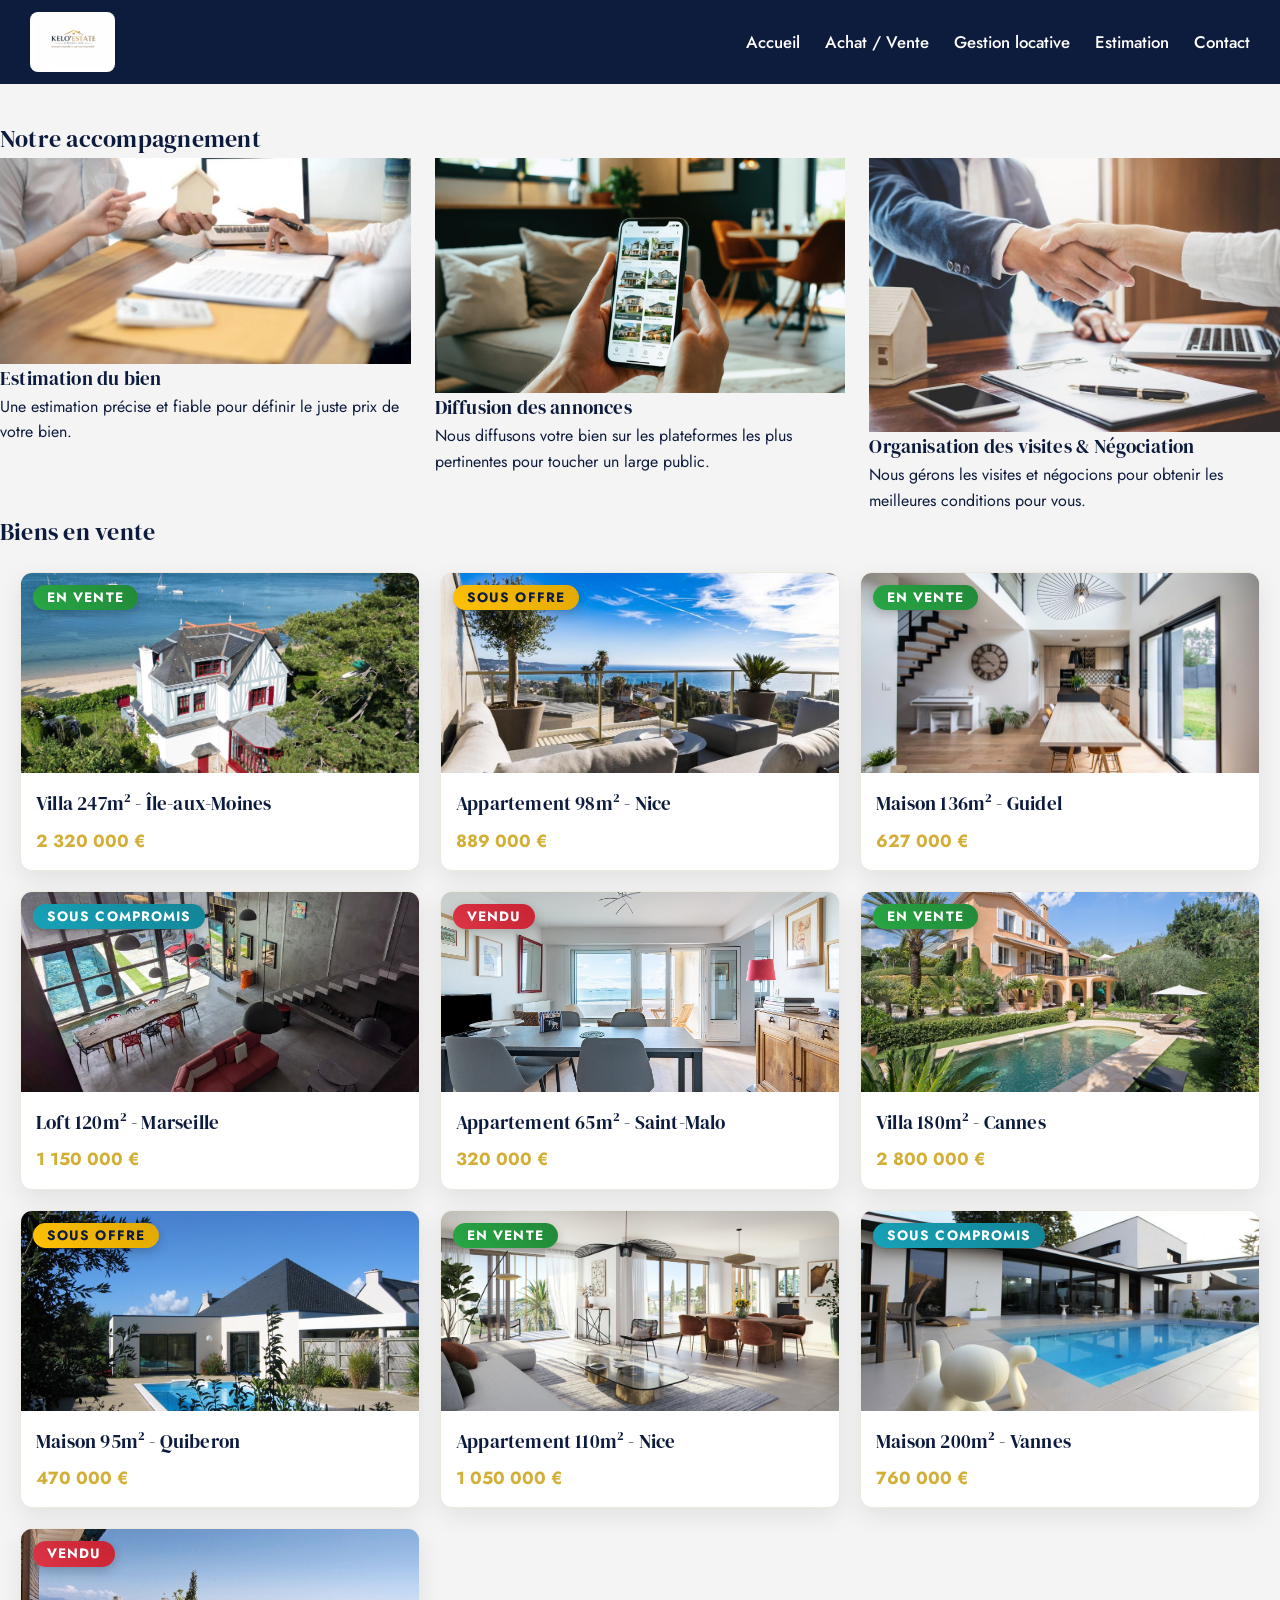
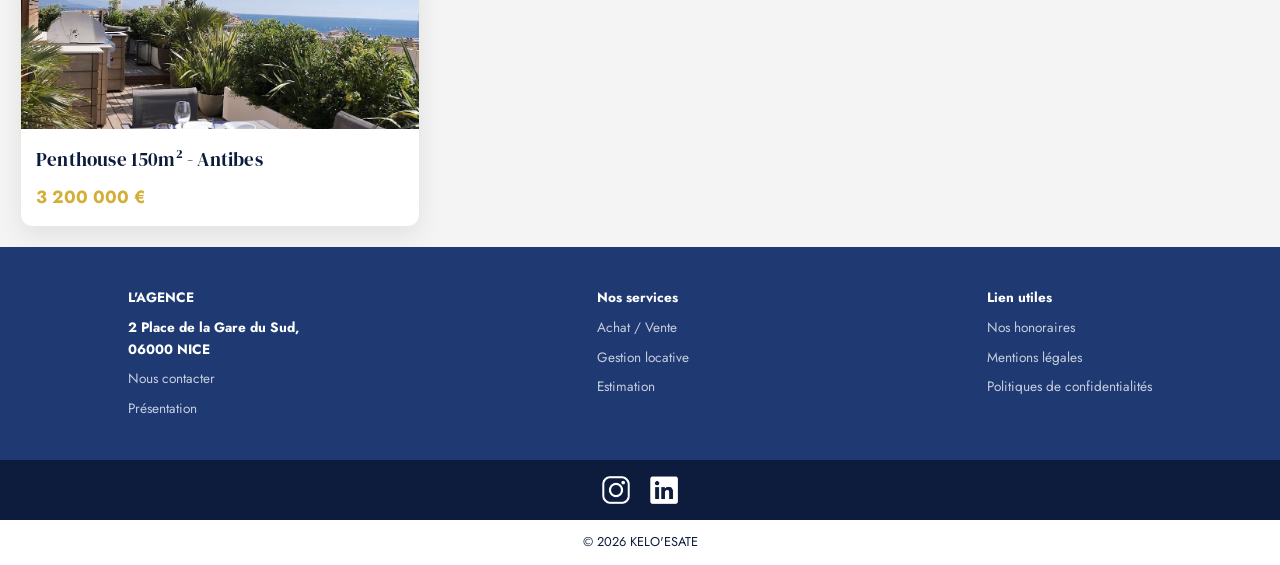
<file: achat-vente.html>
<!DOCTYPE html>
<html lang="fr">

<head>
<meta charset="UTF-8">
<meta name="viewport" content="width=device-width, initial-scale=1.0">

<title>Achat / Vente - Agence Immobilière</title>
<link rel="stylesheet" href="css/style.css">

<style>
/* ============================= */
/* BIENS GRID */
/* ============================= */
.biens-grid {
    display: grid;
    grid-template-columns: repeat(3, 1fr);
    gap: 20px;
    padding: 20px;
}

.bien-card {
    background: white;
    border-radius: 12px;
    overflow: hidden;
    box-shadow: 0 8px 25px rgba(0,0,0,0.08);
    cursor: pointer;
    display: flex;
    flex-direction: column;
    transition: transform 0.3s ease, box-shadow 0.3s ease;
    position: relative;
}

.bien-card:hover {
    transform: translateY(-6px);
    box-shadow: 0 12px 30px rgba(0,0,0,0.12);
}

.bien-card img {
    width: 100%;
    height: 200px;
    object-fit: cover;
}

.bien-info {
    padding: 15px;
}

.bien-info h4 {
    margin-bottom: 8px;
    font-size: 1.2em;
    color: #0D1B3D;
}

.prix {
    font-weight: bold;
    color: #D4AF37;
    font-size: 1.1em;
}

/* ============================= */
/* BADGES */
/* ============================= */
.badge {
    position: absolute;
    top: 12px;
    left: 12px;
    padding: 6px 14px;
    font-size: 0.85em;
    font-weight: bold;
    border-radius: 20px;
    color: white;
    text-transform: uppercase;
    box-shadow: 0 4px 12px rgba(0,0,0,0.2);
}

.badge.vente { background: linear-gradient(45deg,#28a745,#218838); }
.badge.offre { background: linear-gradient(45deg,#ffc107,#e0a800); color:#0D1B3D; }
.badge.compromis { background: linear-gradient(45deg,#17a2b8,#138496); }
.badge.vendu { background: linear-gradient(45deg,#dc3545,#c82333); }

/* Responsive */
@media (max-width: 992px) { .biens-grid { grid-template-columns: repeat(2, 1fr); } }
@media (max-width: 768px) { .biens-grid { grid-template-columns: 1fr; } }
</style>

</head>

<body>

<!-- NAV BAR -->
<nav class="navbar">

  <div class="logo">
    <a href="index.html">
      <img src="images/logo2.jpeg" alt="logo">
    </a>
  </div>

  <div class="hamburger">
    <span></span>
    <span></span>
    <span></span>
  </div>

  <div class="menu">
    <a href="index.html">Accueil</a>
    <a href="achat-vente.html">Achat / Vente</a>
    <a href="gestion.html">Gestion locative</a>
    <a href="estimation.html">Estimation</a>
    <a href="contact.html">Contact</a>
  </div>

</nav>

<!-- SERVICES DÉTAILLÉS -->
<section class="services" style="margin-top:120px;">
    <h2>Notre accompagnement</h2>
    <div class="services-grid">
        <div class="card">
            <img src="images/achat-vente.jpg" alt="Achat/Vente">
            <h3>Estimation du bien</h3>
            <p>Une estimation précise et fiable pour définir le juste prix de votre bien.</p>
        </div>
        <div class="card">
            <img src="images/visites.png" alt="Diffusion et visites">
            <h3>Diffusion des annonces</h3>
            <p>Nous diffusons votre bien sur les plateformes les plus pertinentes pour toucher un large public.</p>
        </div>
        <div class="card">
            <img src="images/signature.jpg" alt="Négociation">
            <h3>Organisation des visites & Négociation</h3>
            <p>Nous gérons les visites et négocions pour obtenir les meilleures conditions pour vous.</p>
        </div>
    </div>
</section>

<!-- BIENS À VENDRE -->
<section class="biens">
    <h2>Biens en vente</h2>
    <div class="biens-grid" id="vente-grid"></div>
</section>

<!-- FOOTER -->
<footer>
<div class="footer-light">
  <div class="footer-column">
    <p><strong>L'AGENCE</strong></p>
    <p><strong>2 Place de la Gare du Sud,<br>06000 NICE</strong></p>
    <p><a href="contact.html">Nous contacter</a></p>
    <p><a href="presentation.html">Présentation</a></p>
  </div>
  <div class="footer-column">
    <p><strong>Nos services</strong></p>
    <p><a href="achat-vente.html">Achat / Vente</a></p>
    <p><a href="gestion.html">Gestion locative</a></p>
    <p><a href="estimation.html">Estimation</a></p>
  </div>
  <div class="footer-column">
    <p><strong>Lien utiles</strong></p>
    <p><a href="honoraires.html">Nos honoraires</a></p>
    <p><a href="mentions-legales.html">Mentions légales</a></p>
    <p><a href="politiques-confidentialite.html">Politiques de confidentialités</a></p>
  </div>
</div>

<div class="footer-top">
  <div class="socials">
    <a href="https://www.instagram.com/keloestate/" target="_blank">
      <img src="images/insta.png" alt="Instagram">
    </a>
    <a href="https://www.linkedin.com/in/toncompte" target="_blank">
      <img src="images/linkedin.png" alt="LinkedIn">
    </a>
  </div>
</div>

<div class="footer-bottom">
  <p>© 2026 KELO'ESATE</p>
</div>
</footer>

<!-- Fonction pour afficher les biens avec badge -->
<script>
function afficherBiens(jsonFile, containerId, linkPrefix) {
    const container = document.getElementById(containerId);

    fetch(jsonFile)
        .then(res => res.json())
        .then(items => {
            container.innerHTML = ""; // vide la grille avant
            items.forEach((item, index) => {
                const card = document.createElement('div');
                card.classList.add('bien-card');
                card.onclick = () => window.location.href = `${linkPrefix}.html?index=${index}`;

                // Badge selon statut
                let badgeHTML = "";
                if(item.statut === "en vente") badgeHTML = '<span class="badge vente">En vente</span>';
                else if(item.statut === "sous offre") badgeHTML = '<span class="badge offre">Sous offre</span>';
                else if(item.statut === "sous compromis") badgeHTML = '<span class="badge compromis">Sous compromis</span>';
                else if(item.statut === "vendu") badgeHTML = '<span class="badge vendu">Vendu</span>';

                card.innerHTML = `
                    <img src="${item.image}" alt="${item.titre}">
                    ${badgeHTML}
                    <div class="bien-info">
                        <h4>${item.titre}</h4>
                        <p class="prix">${item.prix}</p>
                    </div>
                `;
                container.appendChild(card);
            });
        })
        .catch(err => console.error(`Erreur chargement ${jsonFile}:`, err));
}

// Appel de la fonction
afficherBiens('biens.json', 'vente-grid', 'bien');
</script>

<!-- NAV BAR -->
<script>

const hamburger = document.querySelector(".hamburger")
const menu = document.querySelector(".menu")

hamburger.addEventListener("click", () => {

menu.classList.toggle("active")
hamburger.classList.toggle("open")

})

</script>

</body>
</html>
</file>
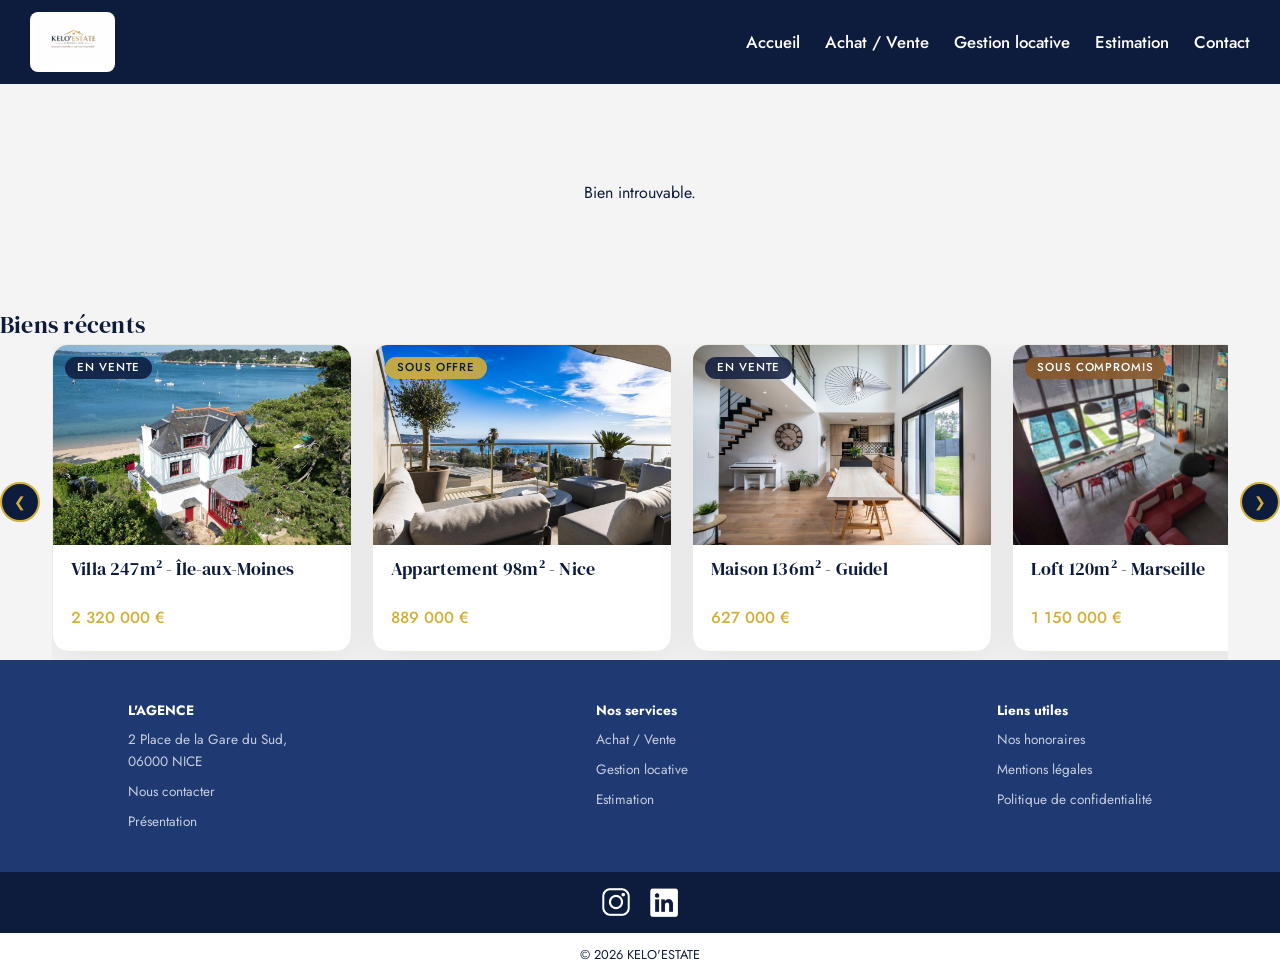
<file: bien.html>
<!DOCTYPE html>
<html lang="fr">

<head>
<meta charset="UTF-8">
<meta name="viewport" content="width=device-width, initial-scale=1.0">
<title>Détail du bien — Agence Immobilière</title>
<link rel="stylesheet" href="css/style.css">
<style>

/* ============================= */
/* BIEN DETAIL */
/* ============================= */

.bien-container {
  margin-top: 100px;
  max-width: 1100px;
  margin-left: auto;
  margin-right: auto;
  padding: 40px 20px 60px 20px;
}

.bien-top {
  display: grid;
  grid-template-columns: 1fr 1fr;
  gap: 40px;
  align-items: start;
}

.bien-description-full {
  margin-top: 32px;
  padding-top: 24px;
  border-top: 1px solid #e0e0e0;
  color: #444;
  font-size: 0.97rem;
  line-height: 1.8;
}

/* ============================= */
/* GALERIE */
/* ============================= */

.bien-images {
  display: flex;
  flex-direction: column;
  gap: 12px;
}

#main-img {
  width: 100%;
  height: 400px;
  object-fit: cover;
  border-radius: 12px;
  box-shadow: 0 6px 20px rgba(0,0,0,0.15);
  transition: 0.3s;
}

.miniatures {
  display: flex;
  gap: 10px;
  flex-wrap: wrap;
}

.miniatures img {
  width: 80px;
  height: 60px;
  object-fit: cover;
  border-radius: 6px;
  cursor: pointer;
  border: 2px solid transparent;
  transition: 0.2s;
}

.miniatures img:hover,
.miniatures img.active {
  border-color: #D4AF37;
  transform: scale(1.05);
}

/* ============================= */
/* INFOS BIEN */
/* ============================= */

#prix-bien {
    font-family: 'Jost', sans-serif;
    font-size: 2rem;
    font-weight: bold;
    color: #D4AF37;
    letter-spacing: 0.01em;
}

.bien-info {
  display: flex;
  flex-direction: column;
  gap: 16px;
  padding-top: 10px;
}

.bien-info h2 {
  font-size: clamp(1.4rem, 3vw, 2rem);
  color: #0D1B3D;
  line-height: 1.3;
}

.bien-info h4 {
    font-family: 'DM Serif Display', serif;
    font-size: 1.1rem;
    font-weight: 400;
    color: #0D1B3D;
    margin-bottom: 6px;
}

.bien-info .prix {
    font-family: 'Jost', sans-serif;
    font-size: 1rem;
    font-weight: 500;
    color: #D4AF37;
}

.bien-badge {
  display: inline-block;
  padding: 5px 14px;
  border-radius: 20px;
  font-size: 0.82rem;
  font-weight: bold;
  color: white;
  width: fit-content;
}

.bien-badge.vente     { background: rgba(13, 27, 61, 0.85);  color: white; }
.bien-badge.offre     { background: rgba(212, 175, 55, 0.9); color: #0D1B3D; }
.bien-badge.compromis { background: rgba(139, 90, 43, 0.88); color: white; }
.bien-badge.vendu     { background: rgba(0, 0, 0, 0.6); color: white; }

.bien-info .description {
  display: none;
}

/* Caractéristiques */
.bien-caracteristiques {
  display: grid;
  grid-template-columns: 1fr 1fr;
  gap: 10px;
  background: #f9f9f9;
  border-radius: 10px;
  padding: 16px;
}

.carac-item {
  display: flex;
  flex-direction: column;
  font-size: 0.85rem;
  color: #666;
}

.carac-item strong {
  font-size: 1rem;
  color: #0D1B3D;
}

/* Boutons */
.bien-btns {
  display: flex;
  gap: 12px;
  flex-wrap: wrap;
  margin-top: 8px;
}

.back-btn {
  padding: 10px 20px;
  background: transparent;
  color: #0D1B3D;
  border: 2px solid #0D1B3D;
  text-decoration: none;
  border-radius: 6px;
  font-weight: 600;
  font-size: 0.9rem;
  transition: 0.3s;
}

.back-btn:hover {
  background: #0D1B3D;
  color: white;
}

.contact-btn {
  padding: 10px 20px;
  background: #D4AF37;
  color: #0D1B3D;
  text-decoration: none;
  border-radius: 6px;
  font-weight: bold;
  font-size: 0.9rem;
  transition: 0.3s;
}

.contact-btn:hover {
  background: #b99a2f;
}

/* ============================= */
/* RESPONSIVE */
/* ============================= */

@media (max-width: 768px) {
  .bien-container {
    margin-top: 84px;
    padding: 20px 15px 40px 15px;
  }

  .bien-top {
    grid-template-columns: 1fr;
    gap: 24px;
  }

  #main-img {
    height: 260px;
  }

  .bien-caracteristiques {
    grid-template-columns: 1fr 1fr;
  }
}

@media (max-width: 480px) {
  .bien-caracteristiques {
    grid-template-columns: 1fr;
  }

  .bien-btns {
    flex-direction: column;
  }

  .back-btn, .contact-btn {
    text-align: center;
  }
}

</style>
</head>

<body>

<!-- NAV BAR -->
<nav class="navbar">

  <div class="logo">
    <a href="index.html">
      <img src="images/logo2.jpeg" alt="logo">
    </a>
  </div>

  <div class="hamburger">
    <span></span>
    <span></span>
    <span></span>
  </div>

  <div class="menu">
    <a href="index.html">Accueil</a>
    <a href="achat-vente.html">Achat / Vente</a>
    <a href="gestion.html">Gestion locative</a>
    <a href="estimation.html">Estimation</a>
    <a href="contact.html">Contact</a>
  </div>

</nav>

<!-- BIEN DETAIL -->
<section id="bien-detail" class="bien-container">

  <div class="bien-top">

    <!-- GALERIE -->
    <div class="bien-images">
      <img id="main-img" src="" alt="Image du bien">
      <div class="miniatures" id="miniatures"></div>
    </div>

    <!-- INFOS -->
    <div class="bien-info">
      <div id="badge-bien"></div>
      <h2 id="titre-bien"></h2>
      <p class="prix" id="prix-bien"></p>
      <div class="bien-caracteristiques" id="caracteristiques"></div>
      <div class="bien-btns">
        <a class="contact-btn" href="contact.html">Contacter l'agence</a>
      </div>
    </div>

  </div>

  <!-- DESCRIPTION PLEINE LARGEUR -->
  <p class="bien-description-full" id="description-bien"></p>

</section>

<!-- BIENS EN VENTE -->
<section class="biens">
  <h2>Biens récents</h2>
  <div class="carousel-container" id="biens-carousel">
    <button class="arrow prev">&#10094;</button>
    <div class="biens-grid" id="biens-grid"></div>
    <button class="arrow next">&#10095;</button>
  </div>
</section>

<!-- FOOTER -->
<footer>
  <div class="footer-light">
    <div class="footer-column">
      <p><strong>L'AGENCE</strong></p>
      <p>2 Place de la Gare du Sud,<br>06000 NICE</p>
      <p><a href="contact.html">Nous contacter</a></p>
      <p><a href="presentation.html">Présentation</a></p>
    </div>
    <div class="footer-column">
      <p><strong>Nos services</strong></p>
      <p><a href="achat-vente.html">Achat / Vente</a></p>
      <p><a href="gestion.html">Gestion locative</a></p>
      <p><a href="estimation.html">Estimation</a></p>
    </div>
    <div class="footer-column">
      <p><strong>Liens utiles</strong></p>
      <p><a href="honoraires.html">Nos honoraires</a></p>
      <p><a href="mentions-legales.html">Mentions légales</a></p>
      <p><a href="politiques-confidentialite.html">Politique de confidentialité</a></p>
    </div>
  </div>

  <div class="footer-top">
    <div class="socials">
      <a href="https://www.instagram.com/keloestate/" target="_blank">
        <img src="images/insta.png" alt="Instagram">
      </a>
      <a href="https://www.linkedin.com/in/toncompte" target="_blank">
        <img src="images/linkedin.png" alt="LinkedIn">
      </a>
    </div>
  </div>

  <div class="footer-bottom">
    <p>© 2026 KELO'ESTATE</p>
  </div>
</footer>

<!-- SCRIPT BIEN -->
<script>
fetch('biens.json')
  .then(res => res.json())
  .then(biens => {
    const params = new URLSearchParams(window.location.search);
    const index = parseInt(params.get('index'));
    const bien = biens[index];

    if (bien) {

      // Image principale
      const mainImg = document.getElementById('main-img');
      const firstImg = bien.images ? bien.images[0] : bien.image;
      mainImg.src = firstImg;
      mainImg.alt = bien.titre;

      // Titre & prix
      document.getElementById('titre-bien').innerText = bien.titre;
      document.getElementById('prix-bien').innerText = bien.prix;
      document.getElementById('description-bien').innerText = bien.description;

      // Badge statut
      const badgeDiv = document.getElementById('badge-bien');
      const statutMap = {
        "en vente":       { cls: "vente",     label: "En vente" },
        "sous offre":     { cls: "offre",     label: "Sous offre" },
        "sous compromis": { cls: "compromis", label: "Sous compromis" },
        "vendu":          { cls: "vendu",     label: "Vendu" }
      };
      if (bien.statut && statutMap[bien.statut]) {
        const s = statutMap[bien.statut];
        badgeDiv.innerHTML = `<span class="bien-badge ${s.cls}">${s.label}</span>`;
      }

      // Caractéristiques optionnelles
      const caracDiv = document.getElementById('caracteristiques');
      const caracs = [
        { label: "Surface",    value: bien.surface    ? bien.surface + " m²" : null },
        { label: "Pièces",     value: bien.pieces     ? bien.pieces + " pièces" : null },
        { label: "Chambres",   value: bien.chambres   ? bien.chambres + " ch." : null },
        { label: "Ville",      value: bien.ville      || null },
        { label: "Type",       value: bien.type       || null },
        { label: "DPE",        value: bien.dpe        || null },
      ];
      caracs.forEach(c => {
        if (c.value) {
          caracDiv.innerHTML += `
            <div class="carac-item">
              <span>${c.label}</span>
              <strong>${c.value}</strong>
            </div>`;
        }
      });
      if (caracDiv.children.length === 0) caracDiv.style.display = 'none';

      // Miniatures
      const miniaturesDiv = document.getElementById('miniatures');
      const allImages = bien.images && bien.images.length > 1 ? bien.images : null;
      if (allImages) {
        allImages.forEach((imgSrc, i) => {
          const mini = document.createElement('img');
          mini.src = imgSrc;
          mini.alt = `Photo ${i + 1}`;
          if (i === 0) mini.classList.add('active');
          mini.addEventListener('click', () => {
            mainImg.src = imgSrc;
            document.querySelectorAll('.miniatures img').forEach(m => m.classList.remove('active'));
            mini.classList.add('active');
          });
          miniaturesDiv.appendChild(mini);
        });
      }

    } else {
      document.getElementById('bien-detail').innerHTML = "<p style='padding:40px;text-align:center;'>Bien introuvable.</p>";
    }
  })
  .catch(() => {
    document.getElementById('bien-detail').innerHTML = "<p style='padding:40px;text-align:center;'>Erreur lors du chargement.</p>";
  });
</script>

<!-- NAVBAR SCRIPT -->
<script>
const hamburger = document.querySelector(".hamburger");
const menu = document.querySelector(".menu");

hamburger.addEventListener("click", () => {
  menu.classList.toggle("active");
  hamburger.classList.toggle("open");
});
</script>

<!-- CAROUSEL SCRIPT -->
<script>
function initCarousel(containerId, jsonFile, linkPrefix) {
  const container = document.getElementById(containerId);
  const track = container.querySelector('.biens-grid');
  const prev = container.querySelector('.prev');
  const next = container.querySelector('.next');

  fetch(jsonFile)
    .then(res => res.json())
    .then(items => {
      track.innerHTML = "";
      items.forEach((item, index) => {
        const card = document.createElement('div');
        card.classList.add('bien-card');
        card.onclick = () => window.location.href = `${linkPrefix}.html?index=${index}`;

        let badge = "";
        if (item.statut === "en vente")       badge = '<span class="badge vente">En vente</span>';
        else if (item.statut === "sous offre") badge = '<span class="badge offre">Sous offre</span>';
        else if (item.statut === "sous compromis") badge = '<span class="badge compromis">Sous compromis</span>';
        else if (item.statut === "vendu")      badge = '<span class="badge vendu">Vendu</span>';

        card.innerHTML = `
          <div class="image-container">
            <img src="${item.image}" alt="${item.titre}">
            ${badge}
          </div>
          <div class="bien-info">
            <h4>${item.titre}</h4>
            <p class="prix">${item.prix}</p>
          </div>`;
        track.appendChild(card);
      });
    })
    .catch(err => console.error(`Erreur chargement ${jsonFile}:`, err));

  prev.addEventListener('click', () => {
    const cardWidth = track.querySelector('.bien-card').offsetWidth + 20;
    track.scrollBy({ left: -cardWidth * 3, behavior: 'smooth' });
  });
  next.addEventListener('click', () => {
    const cardWidth = track.querySelector('.bien-card').offsetWidth + 20;
    track.scrollBy({ left: cardWidth * 3, behavior: 'smooth' });
  });
}

initCarousel('biens-carousel', 'biens.json', 'bien');
</script>

</body>
</html>
</file>
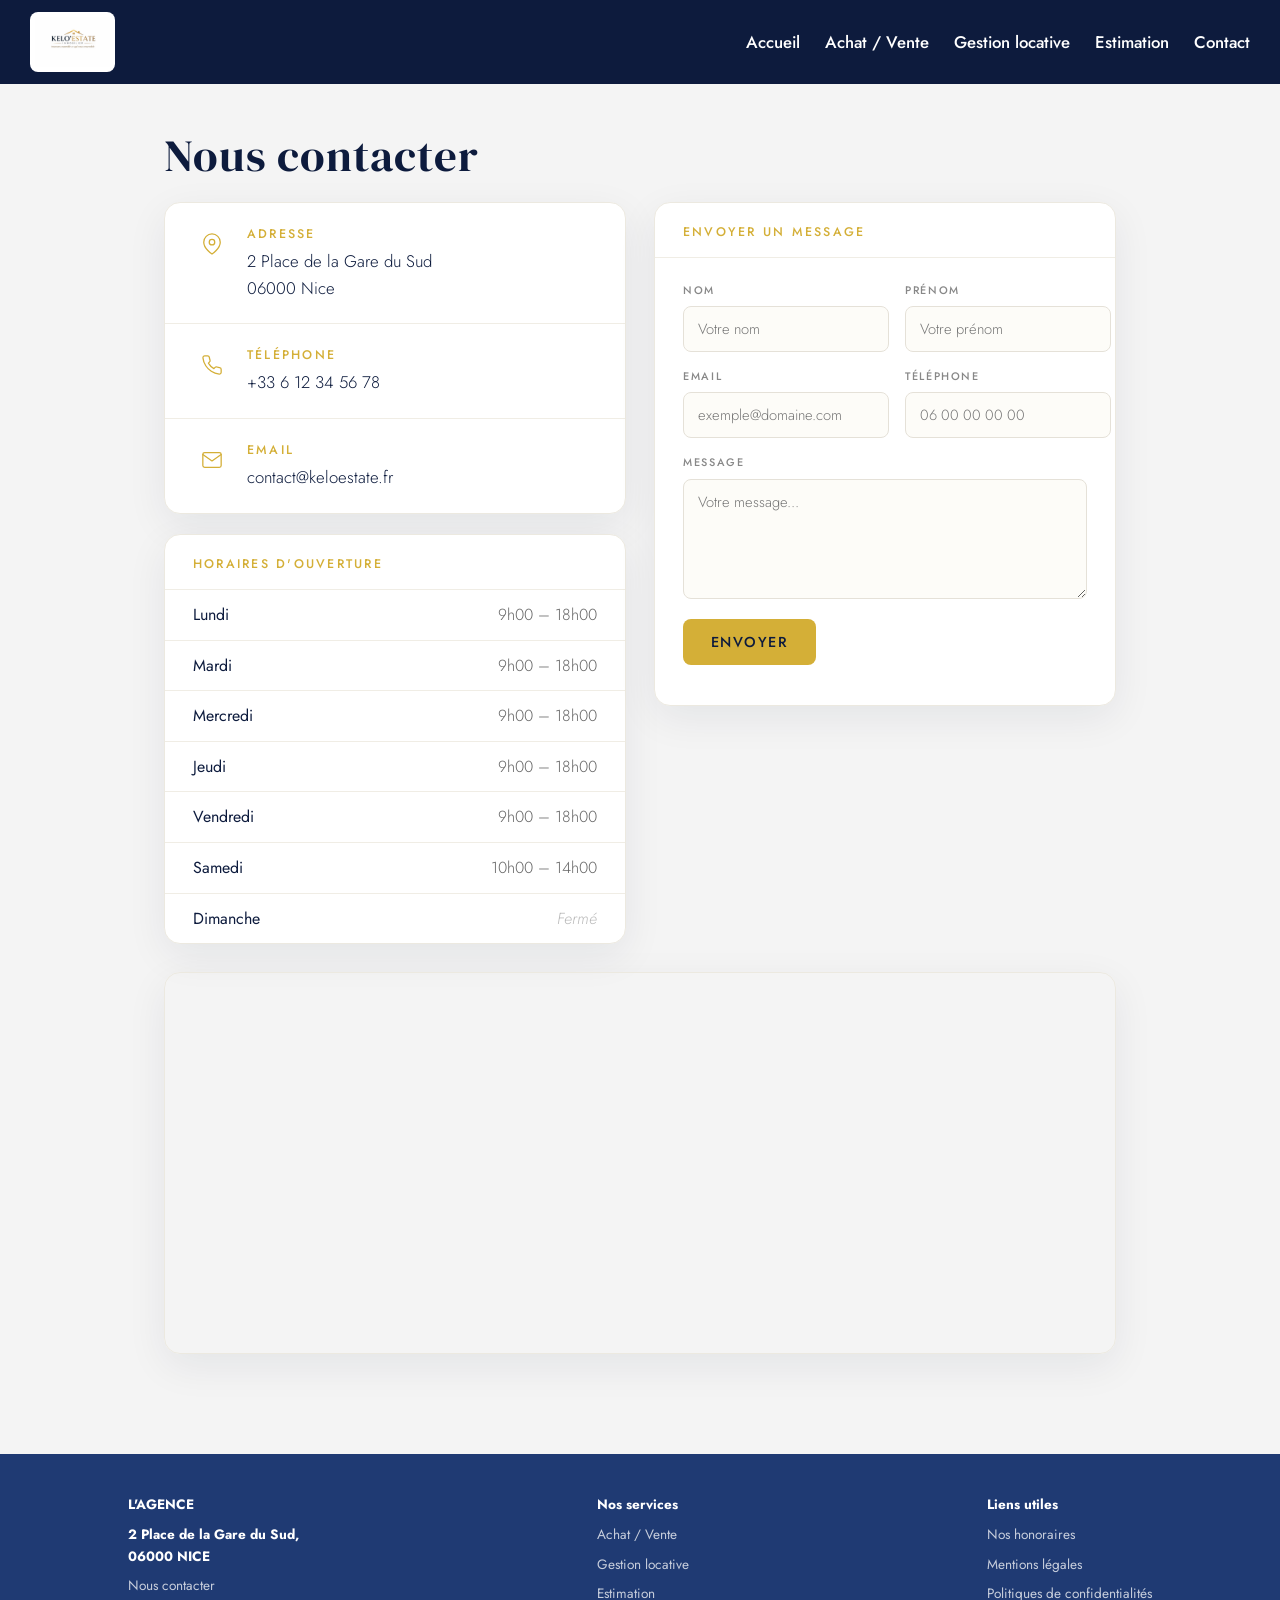
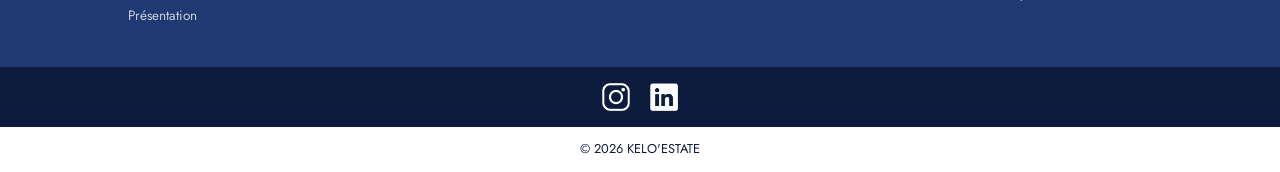
<file: contact.html>
<!DOCTYPE html>
<html lang="fr">

<head>
<meta charset="UTF-8">
<meta name="viewport" content="width=device-width, initial-scale=1.0">
<title>Contact - Agence Immobilière Bretagne et Côte d'Azur</title>
<link rel="stylesheet" href="css/style.css">
<link rel="preconnect" href="https://fonts.googleapis.com">

<style>

*, *::before, *::after { box-sizing: border-box; }

.contact-section {
    max-width: 1000px;
    margin: 120px auto 100px auto;
    padding: 0 24px;
}

/* ---- Titre ---- */
.contact-title {
    font-family: 'DM Serif Display', serif;
    font-size: clamp(2rem, 5vw, 2.8rem);
    font-weight: 400;
    color: #0D1B3D;
    margin: 0 0 10px 0;
    letter-spacing: 0.02em;
}

.contact-subtitle {
    font-family: 'Jost', sans-serif;
    font-size: 0.85rem;
    font-weight: 300;
    color: #888;
    text-transform: uppercase;
    letter-spacing: 0.18em;
    margin: 0 0 52px 0;
}

/* ---- Layout deux colonnes ---- */
.contact-layout {
    display: grid;
    grid-template-columns: 1fr 1fr;
    gap: 28px;
    margin-bottom: 28px;
    align-items: start;
}

/* ========= COLONNE GAUCHE ========= */
.contact-left {
    display: flex;
    flex-direction: column;
    gap: 20px;
}

/* Card coordonnées */
.info-card {
    background: #fff;
    border-radius: 16px;
    border: 1px solid #ece9e0;
    box-shadow: 0 12px 40px rgba(13, 27, 61, 0.07);
    overflow: hidden;
    animation: fadeUp 0.6s ease both;
}

.info-row {
    display: flex;
    align-items: flex-start;
    gap: 16px;
    padding: 22px 28px;
    border-bottom: 1px solid #f0ede5;
    transition: background 0.2s;
}

.info-row:last-child { border-bottom: none; }
.info-row:hover { background: #fdfcf8; }

.info-icon {
    flex-shrink: 0;
    width: 38px;
    height: 38px;
    display: flex;
    align-items: center;
    justify-content: center;
}

.info-icon svg {
    stroke: #D4AF37;
    fill: none;
    stroke-width: 1.4;
    stroke-linecap: round;
    stroke-linejoin: round;
    width: 22px;
    height: 22px;
}

.info-text {
    display: flex;
    flex-direction: column;
    gap: 3px;
}

.info-label {
    font-family: 'Jost', sans-serif;
    font-size: 0.78rem;
    text-transform: uppercase;
    letter-spacing: 0.18em;
    color: #D4AF37;
    font-weight: 500;
}

.info-value {
    font-family: 'Jost', sans-serif;
    font-size: 1.05rem;
    font-weight: 300;
    color: #0D1B3D;
    line-height: 1.6;
}

.info-value a {
    color: #0D1B3D;
    text-decoration: none;
    transition: color 0.2s;
}
.info-value a:hover { color: #D4AF37; }

/* Card horaires */
.schedule-card {
    background: #fff;
    border-radius: 16px;
    border: 1px solid #ece9e0;
    box-shadow: 0 12px 40px rgba(13, 27, 61, 0.07);
    overflow: hidden;
    animation: fadeUp 0.6s 0.05s ease both;
}

.schedule-header {
    padding: 20px 28px 14px 28px;
    border-bottom: 1px solid #f0ede5;
}

.schedule-header-label {
    font-family: 'Jost', sans-serif;
    font-size: 0.78rem;
    font-weight: 500;
    text-transform: uppercase;
    letter-spacing: 0.18em;
    color: #D4AF37;
    margin: 0;
}

.schedule-row {
    display: flex;
    justify-content: space-between;
    align-items: center;
    padding: 12px 28px;
    border-bottom: 1px solid #f0ede5;
    font-family: 'Jost', sans-serif;
    font-size: 1rem;
    font-weight: 300;
    color: #0D1B3D;
    transition: background 0.2s;
}

.schedule-row:last-child { border-bottom: none; }
.schedule-row:hover { background: #fdfcf8; }

.schedule-day { font-weight: 400; }
.schedule-hours { color: #666; }
.schedule-closed { color: #bbb; font-style: italic; }

/* ========= COLONNE DROITE — Formulaire ========= */
.contact-form-card {
    background: #fff;
    border-radius: 16px;
    border: 1px solid #ece9e0;
    box-shadow: 0 12px 40px rgba(13, 27, 61, 0.07);
    overflow: hidden;
    animation: fadeUp 0.6s 0.1s ease both;
}

.form-header {
    padding: 20px 28px 14px 28px;
    border-bottom: 1px solid #f0ede5;
}

.form-header-label {
    font-family: 'Jost', sans-serif;
    font-size: 0.78rem;
    font-weight: 500;
    text-transform: uppercase;
    letter-spacing: 0.18em;
    color: #D4AF37;
    margin: 0;
}

.contact-form {
    padding: 24px 28px 28px 28px;
    display: flex;
    flex-direction: column;
}

.form-row {
    display: grid;
    grid-template-columns: 1fr 1fr;
    gap: 16px;
}

.form-group {
    display: flex;
    flex-direction: column;
    margin-bottom: 16px;
}

.form-group label {
    font-family: 'Jost', sans-serif;
    font-size: 0.68rem;
    text-transform: uppercase;
    letter-spacing: 0.15em;
    color: #888;
    font-weight: 500;
    margin-bottom: 7px;
}

.form-group input,
.form-group textarea {
    padding: 11px 14px;
    border: 1px solid #e5e1d8;
    border-radius: 8px;
    font-size: 0.92rem;
    font-family: 'Jost', sans-serif;
    font-weight: 300;
    color: #0D1B3D;
    background: #fdfcf8;
    transition: border-color 0.2s, box-shadow 0.2s, background 0.2s;
}

.form-group input:focus,
.form-group textarea:focus {
    outline: none;
    border-color: #D4AF37;
    box-shadow: 0 0 0 3px rgba(212, 175, 55, 0.1);
    background: white;
}

.form-group textarea {
    resize: vertical;
    min-height: 120px;
}

.form-submit {
    display: inline-block;
    background: #D4AF37;
    color: #0D1B3D;
    font-family: 'Jost', sans-serif;
    font-weight: 500;
    font-size: 0.9rem;
    letter-spacing: 0.1em;
    text-transform: uppercase;
    padding: 13px 28px;
    border: none;
    border-radius: 8px;
    cursor: pointer;
    transition: background 0.3s;
    align-self: flex-start;
    margin-top: 4px;
}

.form-submit:hover { background: #b99a2f; }

#formMessage {
    margin-top: 12px;
    font-family: 'Jost', sans-serif;
    font-size: 0.88rem;
    font-weight: 400;
}

/* ========= MAP ========= */
.map-card {
    border-radius: 16px;
    overflow: hidden;
    border: 1px solid #ece9e0;
    box-shadow: 0 12px 40px rgba(13, 27, 61, 0.07);
    position: relative;
    animation: fadeUp 0.6s 0.15s ease both;
}

.map-badge {
    position: absolute;
    top: 18px;
    left: 18px;
    background: #fff;
    border-radius: 10px;
    padding: 12px 16px;
    box-shadow: 0 4px 20px rgba(0,0,0,0.12);
    z-index: 10;
}

.map-badge-label {
    font-family: 'Jost', sans-serif;
    font-size: 0.65rem;
    text-transform: uppercase;
    letter-spacing: 0.18em;
    color: #D4AF37;
    font-weight: 500;
    display: block;
    margin-bottom: 3px;
}

.map-badge-address {
    font-family: 'Jost', sans-serif;
    font-size: 0.82rem;
    font-weight: 400;
    color: #0D1B3D;
    line-height: 1.4;
}

.contact-map {
    width: 100%;
    height: 380px;
    border: 0;
    display: block;
    filter: saturate(0.7) contrast(1.05);
    transition: filter 0.3s;
}

.map-card:hover .contact-map {
    filter: saturate(1) contrast(1.05);
}

/* ---- Animations ---- */
@keyframes fadeUp {
    from { opacity: 0; transform: translateY(20px); }
    to   { opacity: 1; transform: translateY(0); }
}

/* ---- Responsive ---- */
@media (max-width: 750px) {
    .contact-layout {
        grid-template-columns: 1fr;
    }
    .form-row {
        grid-template-columns: 1fr;
    }
}

</style>
</head>

<body>

<!-- NAV BAR -->
<nav class="navbar">
  <div class="logo">
    <a href="index.html">
      <img src="images/logo2.jpeg" alt="logo">
    </a>
  </div>
  <div class="hamburger">
    <span></span><span></span><span></span>
  </div>
  <div class="menu">
    <a href="index.html">Accueil</a>
    <a href="achat-vente.html">Achat / Vente</a>
    <a href="gestion.html">Gestion locative</a>
    <a href="estimation.html">Estimation</a>
    <a href="contact.html">Contact</a>
  </div>
</nav>

<!-- SECTION CONTACT -->
<section class="contact-section">

    <h2 class="contact-title">Nous contacter</h2>

    <div class="contact-layout">

        <!-- COLONNE GAUCHE -->
        <div class="contact-left">

            <!-- Coordonnées -->
            <div class="info-card">
                <div class="info-row">
                    <div class="info-icon">
                        <svg viewBox="0 0 24 24"><path d="M21 10c0 7-9 13-9 13s-9-6-9-13a9 9 0 0118 0z"/><circle cx="12" cy="10" r="3"/></svg>
                    </div>
                    <div class="info-text">
                        <span class="info-label">Adresse</span>
                        <span class="info-value">2 Place de la Gare du Sud<br>06000 Nice</span>
                    </div>
                </div>
                <div class="info-row">
                    <div class="info-icon">
                        <svg viewBox="0 0 24 24"><path d="M22 16.92v3a2 2 0 01-2.18 2 19.79 19.79 0 01-8.63-3.07 19.5 19.5 0 01-6-6A19.79 19.79 0 012.12 4.18 2 2 0 014.11 2h3a2 2 0 012 1.72c.127.96.361 1.903.7 2.81a2 2 0 01-.45 2.11L8.09 9.91a16 16 0 006 6l1.27-1.27a2 2 0 012.11-.45c.907.339 1.85.573 2.81.7A2 2 0 0122 16.92z"/></svg>
                    </div>
                    <div class="info-text">
                        <span class="info-label">Téléphone</span>
                        <span class="info-value"><a href="tel:+33612345678">+33 6 12 34 56 78</a></span>
                    </div>
                </div>
                <div class="info-row">
                    <div class="info-icon">
                        <svg viewBox="0 0 24 24"><path d="M4 4h16c1.1 0 2 .9 2 2v12c0 1.1-.9 2-2 2H4c-1.1 0-2-.9-2-2V6c0-1.1.9-2 2-2z"/><polyline points="22,6 12,13 2,6"/></svg>
                    </div>
                    <div class="info-text">
                        <span class="info-label">Email</span>
                        <span class="info-value"><a href="mailto:contact@keloestate.fr">contact@keloestate.fr</a></span>
                    </div>
                </div>
            </div>

            <!-- Horaires -->
            <div class="schedule-card">
                <div class="schedule-header">
                    <p class="schedule-header-label">Horaires d'ouverture</p>
                </div>
                <div class="schedule-row"><span class="schedule-day">Lundi</span><span class="schedule-hours">9h00 – 18h00</span></div>
                <div class="schedule-row"><span class="schedule-day">Mardi</span><span class="schedule-hours">9h00 – 18h00</span></div>
                <div class="schedule-row"><span class="schedule-day">Mercredi</span><span class="schedule-hours">9h00 – 18h00</span></div>
                <div class="schedule-row"><span class="schedule-day">Jeudi</span><span class="schedule-hours">9h00 – 18h00</span></div>
                <div class="schedule-row"><span class="schedule-day">Vendredi</span><span class="schedule-hours">9h00 – 18h00</span></div>
                <div class="schedule-row"><span class="schedule-day">Samedi</span><span class="schedule-hours">10h00 – 14h00</span></div>
                <div class="schedule-row"><span class="schedule-day">Dimanche</span><span class="schedule-closed">Fermé</span></div>
            </div>

        </div>

        <!-- COLONNE DROITE — Formulaire -->
        <div class="contact-form-card">
            <div class="form-header">
                <p class="form-header-label">Envoyer un message</p>
            </div>
            <form class="contact-form" id="contactForm">

                <div class="form-row">
                    <div class="form-group">
                        <label for="nom">Nom</label>
                        <input type="text" id="nom" name="nom" placeholder="Votre nom" required>
                    </div>
                    <div class="form-group">
                        <label for="prenom">Prénom</label>
                        <input type="text" id="prenom" name="prenom" placeholder="Votre prénom" required>
                    </div>
                </div>

                <div class="form-row">
                    <div class="form-group">
                        <label for="email">Email</label>
                        <input type="email" id="email" name="email" placeholder="exemple@domaine.com" required>
                    </div>
                    <div class="form-group">
                        <label for="tel">Téléphone</label>
                        <input type="tel" id="tel" name="tel" placeholder="06 00 00 00 00" required>
                    </div>
                </div>

                <div class="form-group">
                    <label for="message">Message</label>
                    <textarea id="message" name="message" placeholder="Votre message..." required></textarea>
                </div>

                <button type="submit" class="form-submit">Envoyer</button>
                <div id="formMessage"></div>

            </form>
        </div>

    </div>

    <!-- MAP pleine largeur -->
    <div class="map-card">
        <!-- <div class="map-badge">
            <span class="map-badge-label">Notre agence</span>
            <span class="map-badge-address">2 Place de la Gare du Sud<br>06000 Nice</span>
        </div> -->
        <iframe
            class="contact-map"
            src="https://www.google.com/maps?q=2+Place+de+la+Gare+du+Sud,+06000+NICE&output=embed"
            allowfullscreen=""
            loading="lazy">
        </iframe>
    </div>

</section>

<!-- FOOTER -->
<footer>
<div class="footer-light">
  <div class="footer-column">
    <p><strong>L'AGENCE</strong></p>
    <p><strong>2 Place de la Gare du Sud,<br>06000 NICE</strong></p>
    <p><a href="contact.html">Nous contacter</a></p>
    <p><a href="presentation.html">Présentation</a></p>
  </div>
  <div class="footer-column">
    <p><strong>Nos services</strong></p>
    <p><a href="achat-vente.html">Achat / Vente</a></p>
    <p><a href="gestion.html">Gestion locative</a></p>
    <p><a href="estimation.html">Estimation</a></p>
  </div>
  <div class="footer-column">
    <p><strong>Liens utiles</strong></p>
    <p><a href="honoraires.html">Nos honoraires</a></p>
    <p><a href="mentions-legales.html">Mentions légales</a></p>
    <p><a href="politiques-confidentialite.html">Politiques de confidentialités</a></p>
  </div>
</div>
  <div class="footer-top">
    <div class="socials">
      <a href="https://www.instagram.com/keloestate/" target="_blank">
        <img src="images/insta.png" alt="Instagram">
      </a>
      <a href="https://www.linkedin.com/in/toncompte" target="_blank">
        <img src="images/linkedin.png" alt="LinkedIn">
      </a>
    </div>
  </div>
  <div class="footer-bottom">
    <p>© 2026 KELO'ESTATE</p>
  </div>
</footer>

<script>
document.getElementById('contactForm').addEventListener('submit', function(e) {
    e.preventDefault();
    const fields = ['nom', 'prenom', 'email', 'tel', 'message'];
    let valid = true;

    fields.forEach(f => {
        const el = document.getElementById(f);
        if (!el.value.trim()) {
            el.style.borderColor = '#dc3545';
            valid = false;
        } else {
            el.style.borderColor = '#e5e1d8';
        }
    });

    const msg = document.getElementById('formMessage');
    if (valid) {
        msg.style.color = 'green';
        msg.textContent = '✓ Merci ! Votre message a bien été envoyé.';
        this.reset();
    } else {
        msg.style.color = '#dc3545';
        msg.textContent = 'Veuillez remplir tous les champs.';
    }
});

const hamburger = document.querySelector(".hamburger");
const menu = document.querySelector(".menu");
hamburger.addEventListener("click", () => {
    menu.classList.toggle("active");
    hamburger.classList.toggle("open");
});
</script>

</body>
</html>
</file>
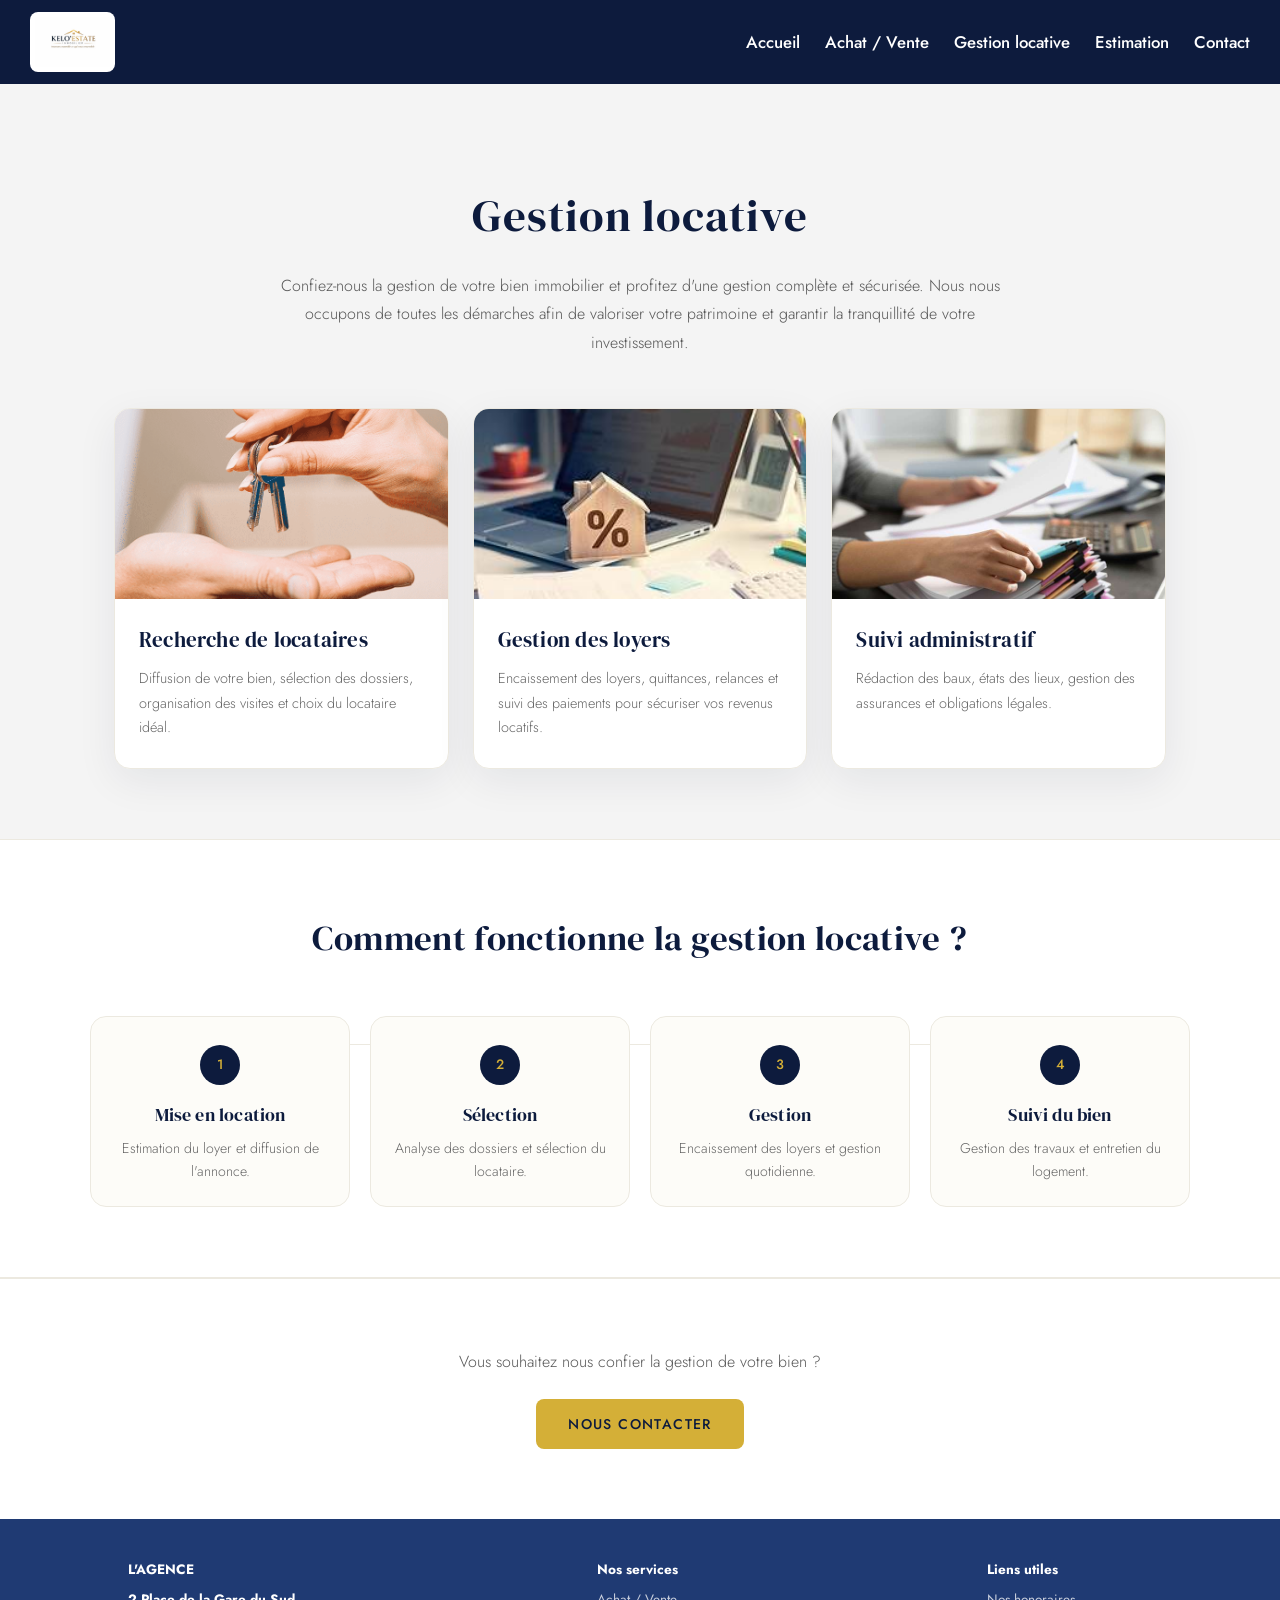
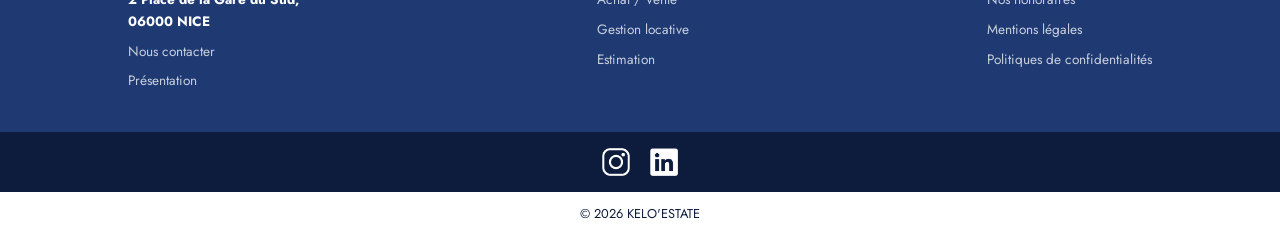
<file: gestion.html>
<!DOCTYPE html>
<html lang="fr">

<head>
<meta charset="UTF-8">
<meta name="viewport" content="width=device-width, initial-scale=1.0">
<title>Gestion locative - KELO'ESTATE</title>
<link rel="stylesheet" href="css/style.css">

<style>

*, *::before, *::after { box-sizing: border-box; }

/* ============================= */
/* INTRO                         */
/* ============================= */

.gestion-intro {
    max-width: 780px;
    margin: 120px auto 0 auto;
    padding: 60px 24px 50px 24px;
    text-align: center;
}

.gestion-intro h1 {
    font-family: 'DM Serif Display', serif;
    font-size: clamp(2rem, 5vw, 2.8rem);
    font-weight: 400;
    color: #0D1B3D;
    margin-bottom: 20px;
    letter-spacing: 0.02em;
}

.gestion-intro p {
    font-family: 'Jost', sans-serif;
    font-size: 1rem;
    font-weight: 300;
    color: #555;
    line-height: 1.8;
}

/* ============================= */
/* SERVICES CARDS                */
/* ============================= */

.gestion-services {
    max-width: 1100px;
    margin: 0 auto;
    padding: 0 24px 70px 24px;
}

.gestion-services-grid {
    display: grid;
    grid-template-columns: repeat(3, 1fr);
    gap: 24px;
}

.gestion-card {
    background: white;
    border-radius: 16px;
    border: 1px solid #ece9e0;
    box-shadow: 0 12px 40px rgba(13, 27, 61, 0.07);
    overflow: hidden;
    transition: transform 0.3s ease, box-shadow 0.3s ease;
    animation: fadeUp 0.6s ease both;
}

.gestion-card:nth-child(2) { animation-delay: 0.08s; }
.gestion-card:nth-child(3) { animation-delay: 0.16s; }

.gestion-card:hover {
    transform: translateY(-6px);
    box-shadow: 0 16px 45px rgba(13, 27, 61, 0.12);
}

.gestion-card img {
    width: 100%;
    height: 190px;
    object-fit: cover;
    display: block;
}

.gestion-card-body {
    padding: 24px 24px 28px 24px;
}

.gestion-card-body h3 {
    font-family: 'DM Serif Display', serif;
    font-size: 1.3rem;
    font-weight: 400;
    color: #0D1B3D;
    margin-bottom: 10px;
}

.gestion-card-body p {
    font-family: 'Jost', sans-serif;
    font-size: 0.9rem;
    font-weight: 300;
    color: #666;
    line-height: 1.7;
}

/* ============================= */
/* PROCESS                       */
/* ============================= */

.gestion-process {
    background: white;
    border-top: 1px solid #ece9e0;
    border-bottom: 1px solid #ece9e0;
    padding: 70px 24px;
}

.gestion-process-inner {
    max-width: 1100px;
    margin: 0 auto;
}

.gestion-process-title {
    font-family: 'DM Serif Display', serif;
    font-size: clamp(1.6rem, 4vw, 2.2rem);
    font-weight: 400;
    color: #0D1B3D;
    text-align: center;
    margin-bottom: 50px;
}

.process-steps {
    display: grid;
    grid-template-columns: repeat(4, 1fr);
    gap: 20px;
    position: relative;
}

/* Ligne de connexion entre les étapes */
.process-steps::before {
    content: '';
    position: absolute;
    top: 28px;
    left: 10%;
    right: 10%;
    height: 1px;
    background: #ece9e0;
    z-index: 0;
}

.step {
    background: #fdfcf8;
    border: 1px solid #ece9e0;
    border-radius: 16px;
    padding: 28px 20px 24px 20px;
    text-align: center;
    position: relative;
    z-index: 1;
    transition: box-shadow 0.3s, transform 0.3s;
    animation: fadeUp 0.6s ease both;
}

.step:nth-child(2) { animation-delay: 0.08s; }
.step:nth-child(3) { animation-delay: 0.16s; }
.step:nth-child(4) { animation-delay: 0.24s; }

.step:hover {
    box-shadow: 0 10px 30px rgba(13, 27, 61, 0.08);
    transform: translateY(-4px);
}

.step-number {
    display: inline-flex;
    align-items: center;
    justify-content: center;
    width: 40px;
    height: 40px;
    background: #0D1B3D;
    color: #D4AF37;
    border-radius: 50%;
    font-family: 'Jost', sans-serif;
    font-size: 0.85rem;
    font-weight: 500;
    margin-bottom: 16px;
}

.step h4 {
    font-family: 'DM Serif Display', serif;
    font-size: 1.1rem;
    font-weight: 400;
    color: #0D1B3D;
    margin-bottom: 8px;
}

.step p {
    font-family: 'Jost', sans-serif;
    font-size: 0.88rem;
    font-weight: 300;
    color: #666;
    line-height: 1.6;
}

/* ============================= */
/* CTA BAS DE PAGE               */
/* ============================= */

.gestion-cta {
    text-align: center;
    padding: 70px 24px;
}

.gestion-cta p {
    font-family: 'Jost', sans-serif;
    font-size: 1rem;
    font-weight: 300;
    color: #555;
    margin-bottom: 24px;
}

.gestion-cta a {
    display: inline-block;
    background: #D4AF37;
    color: #0D1B3D;
    font-family: 'Jost', sans-serif;
    font-weight: 500;
    font-size: 0.88rem;
    letter-spacing: 0.1em;
    text-transform: uppercase;
    padding: 14px 32px;
    border-radius: 8px;
    text-decoration: none;
    transition: background 0.3s;
}

.gestion-cta a:hover { background: #b99a2f; }

/* ============================= */
/* ANIMATIONS                    */
/* ============================= */

@keyframes fadeUp {
    from { opacity: 0; transform: translateY(20px); }
    to   { opacity: 1; transform: translateY(0); }
}

/* ============================= */
/* RESPONSIVE                    */
/* ============================= */

@media (max-width: 992px) {
    .gestion-services-grid { grid-template-columns: repeat(2, 1fr); }
    .process-steps { grid-template-columns: repeat(2, 1fr); }
    .process-steps::before { display: none; }
}

@media (max-width: 600px) {
    .gestion-services-grid { grid-template-columns: 1fr; }
    .process-steps { grid-template-columns: 1fr; }
}

</style>
</head>

<body>

<!-- NAV BAR -->
<nav class="navbar">
  <div class="logo">
    <a href="index.html">
      <img src="images/logo2.jpeg" alt="logo">
    </a>
  </div>
  <div class="hamburger">
    <span></span><span></span><span></span>
  </div>
  <div class="menu">
    <a href="index.html">Accueil</a>
    <a href="achat-vente.html">Achat / Vente</a>
    <a href="gestion.html">Gestion locative</a>
    <a href="estimation.html">Estimation</a>
    <a href="contact.html">Contact</a>
  </div>
</nav>

<!-- INTRO -->
<section class="gestion-intro">
    <h1>Gestion locative</h1>
    <p>Confiez-nous la gestion de votre bien immobilier et profitez d'une gestion complète et sécurisée. Nous nous occupons de toutes les démarches afin de valoriser votre patrimoine et garantir la tranquillité de votre investissement.</p>
</section>

<!-- SERVICES -->
<section class="gestion-services">
    <div class="gestion-services-grid">

        <div class="gestion-card">
            <img src="images/location.png" alt="Recherche locataire">
            <div class="gestion-card-body">
                <h3>Recherche de locataires</h3>
                <p>Diffusion de votre bien, sélection des dossiers, organisation des visites et choix du locataire idéal.</p>
            </div>
        </div>

        <div class="gestion-card">
            <img src="images/loyers.jpg" alt="Gestion loyers">
            <div class="gestion-card-body">
                <h3>Gestion des loyers</h3>
                <p>Encaissement des loyers, quittances, relances et suivi des paiements pour sécuriser vos revenus locatifs.</p>
            </div>
        </div>

        <div class="gestion-card">
            <img src="images/administratif.jpeg" alt="Suivi administratif">
            <div class="gestion-card-body">
                <h3>Suivi administratif</h3>
                <p>Rédaction des baux, états des lieux, gestion des assurances et obligations légales.</p>
            </div>
        </div>

    </div>
</section>

<!-- PROCESS -->
<section class="gestion-process">
    <div class="gestion-process-inner">
        <h2 class="gestion-process-title">Comment fonctionne la gestion locative ?</h2>
        <div class="process-steps">

            <div class="step">
                <div class="step-number">1</div>
                <h4>Mise en location</h4>
                <p>Estimation du loyer et diffusion de l'annonce.</p>
            </div>

            <div class="step">
                <div class="step-number">2</div>
                <h4>Sélection</h4>
                <p>Analyse des dossiers et sélection du locataire.</p>
            </div>

            <div class="step">
                <div class="step-number">3</div>
                <h4>Gestion</h4>
                <p>Encaissement des loyers et gestion quotidienne.</p>
            </div>

            <div class="step">
                <div class="step-number">4</div>
                <h4>Suivi du bien</h4>
                <p>Gestion des travaux et entretien du logement.</p>
            </div>

        </div>
    </div>
</section>

<!-- CTA -->
<section class="gestion-cta">
    <p>Vous souhaitez nous confier la gestion de votre bien ?</p>
    <a href="contact.html">Nous contacter</a>
</section>

<!-- FOOTER -->
<footer>
<div class="footer-light">
  <div class="footer-column">
    <p><strong>L'AGENCE</strong></p>
    <p><strong>2 Place de la Gare du Sud,<br>06000 NICE</strong></p>
    <p><a href="contact.html">Nous contacter</a></p>
    <p><a href="presentation.html">Présentation</a></p>
  </div>
  <div class="footer-column">
    <p><strong>Nos services</strong></p>
    <p><a href="achat-vente.html">Achat / Vente</a></p>
    <p><a href="gestion.html">Gestion locative</a></p>
    <p><a href="estimation.html">Estimation</a></p>
  </div>
  <div class="footer-column">
    <p><strong>Liens utiles</strong></p>
    <p><a href="honoraires.html">Nos honoraires</a></p>
    <p><a href="mentions-legales.html">Mentions légales</a></p>
    <p><a href="politiques-confidentialite.html">Politiques de confidentialités</a></p>
  </div>
</div>
<div class="footer-top">
  <div class="socials">
    <a href="https://www.instagram.com/keloestate/" target="_blank"><img src="images/insta.png" alt="Instagram"></a>
    <a href="https://www.linkedin.com/in/toncompte" target="_blank"><img src="images/linkedin.png" alt="LinkedIn"></a>
  </div>
</div>
<div class="footer-bottom">
  <p>© 2026 KELO'ESTATE</p>
</div>
</footer>

<script>
const hamburger = document.querySelector(".hamburger");
const menu = document.querySelector(".menu");
hamburger.addEventListener("click", () => {
    menu.classList.toggle("active");
    hamburger.classList.toggle("open");
});
</script>

</body>
</html>
</file>
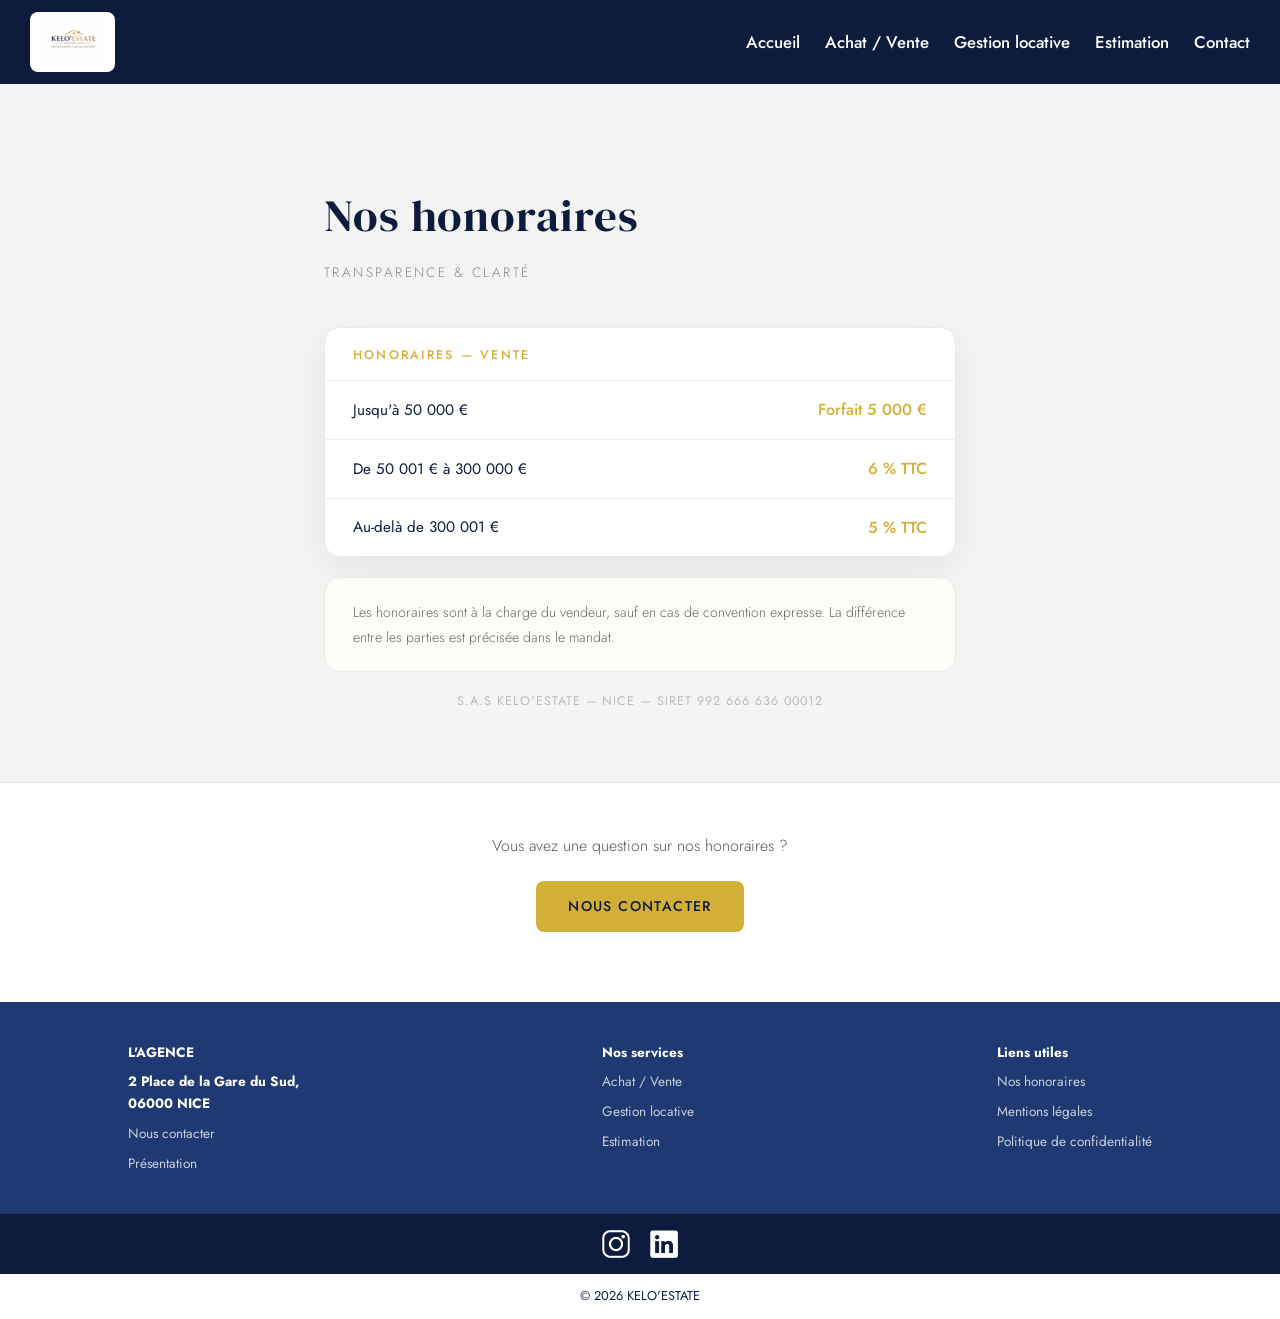
<file: honoraires.html>
<!DOCTYPE html>
<html lang="fr">

<head>
<meta charset="UTF-8">
<meta name="viewport" content="width=device-width, initial-scale=1.0">
<title>Nos Honoraires — KELO'ESTATE</title>
<link rel="stylesheet" href="css/style.css">

<style>

*, *::before, *::after { box-sizing: border-box; }

/* ============================= */
/* SECTION PRINCIPALE            */
/* ============================= */

.honoraires-section {
    max-width: 680px;
    margin: 120px auto 0 auto;
    padding: 60px 24px 70px 24px;
}

/* ---- Logo ---- */
.honoraires-logo {
    display: block;
    max-width: 160px;
    margin: 0 auto 44px auto;
    border-radius: 8px;
}

/* ---- Titre ---- */
.honoraires-title {
    font-family: 'DM Serif Display', serif;
    font-size: clamp(2rem, 5vw, 2.8rem);
    font-weight: 400;
    color: #0D1B3D;
    margin: 0 0 10px 0;
    letter-spacing: 0.02em;
}

.honoraires-subtitle {
    font-family: 'Jost', sans-serif;
    font-size: 0.85rem;
    font-weight: 300;
    color: #888;
    text-transform: uppercase;
    letter-spacing: 0.18em;
    margin: 0 0 44px 0;
}

/* ---- Card tableau ---- */
.honoraires-card {
    background: #fff;
    border-radius: 16px;
    border: 1px solid #ece9e0;
    box-shadow: 0 12px 40px rgba(13, 27, 61, 0.07);
    overflow: hidden;
    margin-bottom: 20px;
    animation: fadeUp 0.6s ease both;
}

.honoraires-card-header {
    padding: 18px 28px 14px 28px;
    border-bottom: 1px solid #f0ede5;
}

.honoraires-card-header p {
    font-family: 'Jost', sans-serif;
    font-size: 0.78rem;
    font-weight: 500;
    text-transform: uppercase;
    letter-spacing: 0.18em;
    color: #D4AF37;
    margin: 0;
}

.honoraires-row {
    display: flex;
    justify-content: space-between;
    align-items: center;
    padding: 16px 28px;
    border-bottom: 1px solid #f0ede5;
    transition: background 0.2s;
}

.honoraires-row:last-child { border-bottom: none; }
.honoraires-row:hover { background: #fdfcf8; }

.honoraires-row-label {
    font-family: 'Jost', sans-serif;
    font-size: 0.95rem;
    font-weight: 400;
    color: #0D1B3D;
}

.honoraires-row-value {
    font-family: 'Jost', sans-serif;
    font-size: 1rem;
    font-weight: 500;
    color: #D4AF37;
    white-space: nowrap;
    margin-left: 20px;
}

/* ---- Note ---- */
.honoraires-note-card {
    background: #fdfcf8;
    border-radius: 16px;
    border: 1px solid #ece9e0;
    padding: 22px 28px;
    margin-bottom: 20px;
    animation: fadeUp 0.6s 0.08s ease both;
}

.honoraires-note-card p {
    font-family: 'Jost', sans-serif;
    font-size: 0.88rem;
    font-weight: 300;
    color: #666;
    line-height: 1.75;
    margin: 0;
}

/* ---- SIRET ---- */
.honoraires-siret {
    font-family: 'Jost', sans-serif;
    font-size: 0.78rem;
    font-weight: 400;
    color: #bbb;
    text-align: center;
    letter-spacing: 0.08em;
    text-transform: uppercase;
    animation: fadeUp 0.6s 0.12s ease both;
}

/* ============================= */
/* CTA                           */
/* ============================= */

.honoraires-cta {
    text-align: center;
    padding: 50px 24px 70px 24px;
    border-top: 1px solid #ece9e0;
    background: white;
}

.honoraires-cta p {
    font-family: 'Jost', sans-serif;
    font-size: 1rem;
    font-weight: 300;
    color: #555;
    margin-bottom: 22px;
}

.honoraires-cta a {
    display: inline-block;
    background: #D4AF37;
    color: #0D1B3D;
    font-family: 'Jost', sans-serif;
    font-weight: 500;
    font-size: 0.88rem;
    letter-spacing: 0.1em;
    text-transform: uppercase;
    padding: 14px 32px;
    border-radius: 8px;
    text-decoration: none;
    transition: background 0.3s;
}

.honoraires-cta a:hover { background: #b99a2f; }

/* ============================= */
/* ANIMATION                     */
/* ============================= */

@keyframes fadeUp {
    from { opacity: 0; transform: translateY(20px); }
    to   { opacity: 1; transform: translateY(0); }
}

/* ============================= */
/* RESPONSIVE                    */
/* ============================= */

@media (max-width: 500px) {
    .honoraires-row {
        flex-direction: column;
        align-items: flex-start;
        gap: 4px;
    }
    .honoraires-row-value { margin-left: 0; }
}

</style>
</head>

<body>

<!-- NAVBAR -->
<nav class="navbar">
  <div class="logo">
    <a href="index.html">
      <img src="images/logo2.jpeg" alt="logo">
    </a>
  </div>
  <div class="hamburger">
    <span></span><span></span><span></span>
  </div>
  <div class="menu">
    <a href="index.html">Accueil</a>
    <a href="achat-vente.html">Achat / Vente</a>
    <a href="gestion.html">Gestion locative</a>
    <a href="estimation.html">Estimation</a>
    <a href="contact.html">Contact</a>
  </div>
</nav>

<!-- CONTENU -->
<section class="honoraires-section">

    <!-- <img class="honoraires-logo" src="images/logo1.jpeg" alt="Logo KELO'ESTATE"> -->

    <h1 class="honoraires-title">Nos honoraires</h1>
    <p class="honoraires-subtitle">Transparence & clarté</p>

    <div class="honoraires-card">
        <div class="honoraires-card-header">
            <p>Honoraires — Vente</p>
        </div>
        <div class="honoraires-row">
            <span class="honoraires-row-label">Jusqu'à 50 000 €</span>
            <span class="honoraires-row-value">Forfait 5 000 €</span>
        </div>
        <div class="honoraires-row">
            <span class="honoraires-row-label">De 50 001 € à 300 000 €</span>
            <span class="honoraires-row-value">6 % TTC</span>
        </div>
        <div class="honoraires-row">
            <span class="honoraires-row-label">Au-delà de 300 001 €</span>
            <span class="honoraires-row-value">5 % TTC</span>
        </div>
    </div>

    <div class="honoraires-note-card">
        <p>Les honoraires sont à la charge du vendeur, sauf en cas de convention expresse. La différence entre les parties est précisée dans le mandat.</p>
    </div>

    <p class="honoraires-siret">S.A.S KELO'ESTATE — Nice — SIRET 992 666 636 00012</p>

</section>

<!-- CTA -->
<section class="honoraires-cta">
    <p>Vous avez une question sur nos honoraires ?</p>
    <a href="contact.html">Nous contacter</a>
</section>

<!-- FOOTER -->
<footer>
  <div class="footer-light">
    <div class="footer-column">
      <p><strong>L'AGENCE</strong></p>
      <p><strong>2 Place de la Gare du Sud,<br>06000 NICE</strong></p>
      <p><a href="contact.html">Nous contacter</a></p>
      <p><a href="presentation.html">Présentation</a></p>
    </div>
    <div class="footer-column">
      <p><strong>Nos services</strong></p>
      <p><a href="achat-vente.html">Achat / Vente</a></p>
      <p><a href="gestion.html">Gestion locative</a></p>
      <p><a href="estimation.html">Estimation</a></p>
    </div>
    <div class="footer-column">
      <p><strong>Liens utiles</strong></p>
      <p><a href="honoraires.html">Nos honoraires</a></p>
      <p><a href="mentions-legales.html">Mentions légales</a></p>
      <p><a href="politiques-confidentialite.html">Politique de confidentialité</a></p>
    </div>
  </div>
  <div class="footer-top">
    <div class="socials">
      <a href="https://www.instagram.com/keloestate/" target="_blank"><img src="images/insta.png" alt="Instagram"></a>
      <a href="https://www.linkedin.com/in/toncompte" target="_blank"><img src="images/linkedin.png" alt="LinkedIn"></a>
    </div>
  </div>
  <div class="footer-bottom">
    <p>© 2026 KELO'ESTATE</p>
  </div>
</footer>

<script>
document.querySelector(".hamburger").addEventListener("click", () => {
    document.querySelector(".menu").classList.toggle("active");
    document.querySelector(".hamburger").classList.toggle("open");
});
</script>

</body>
</html>
</file>
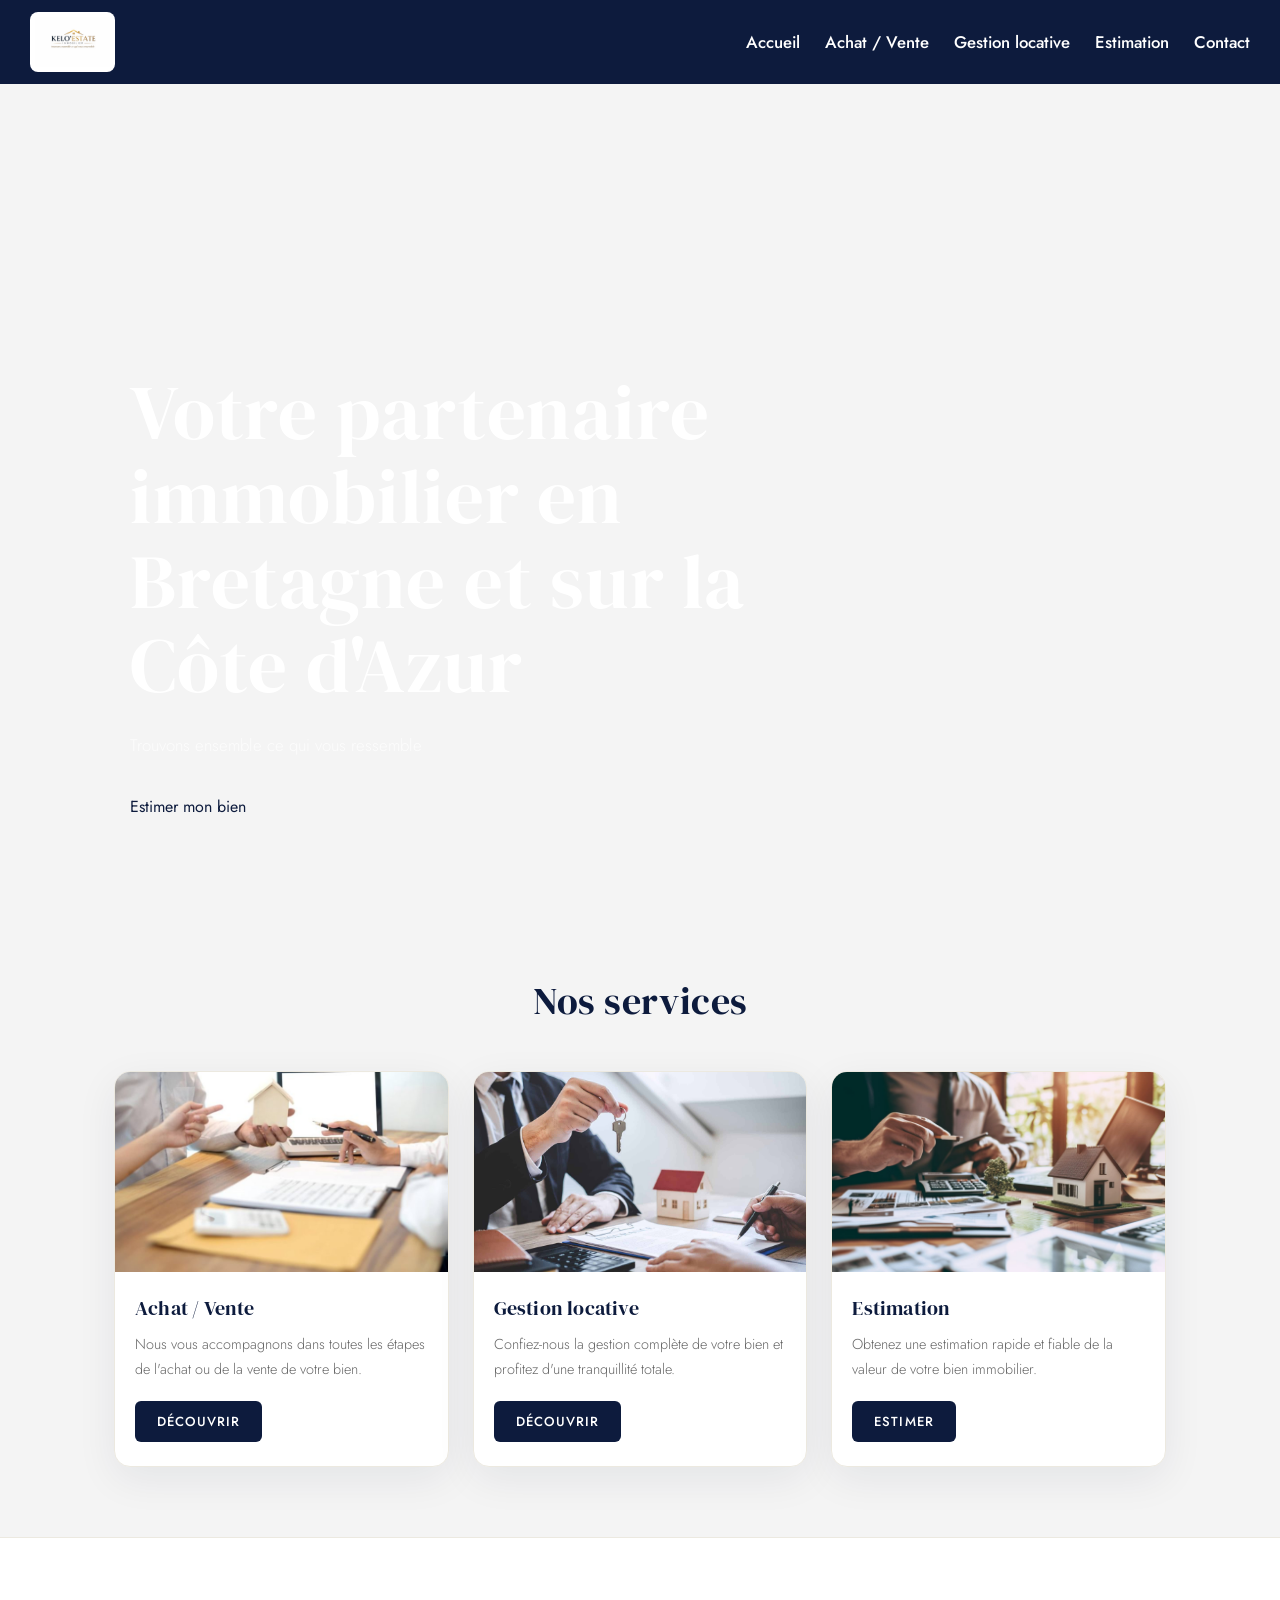
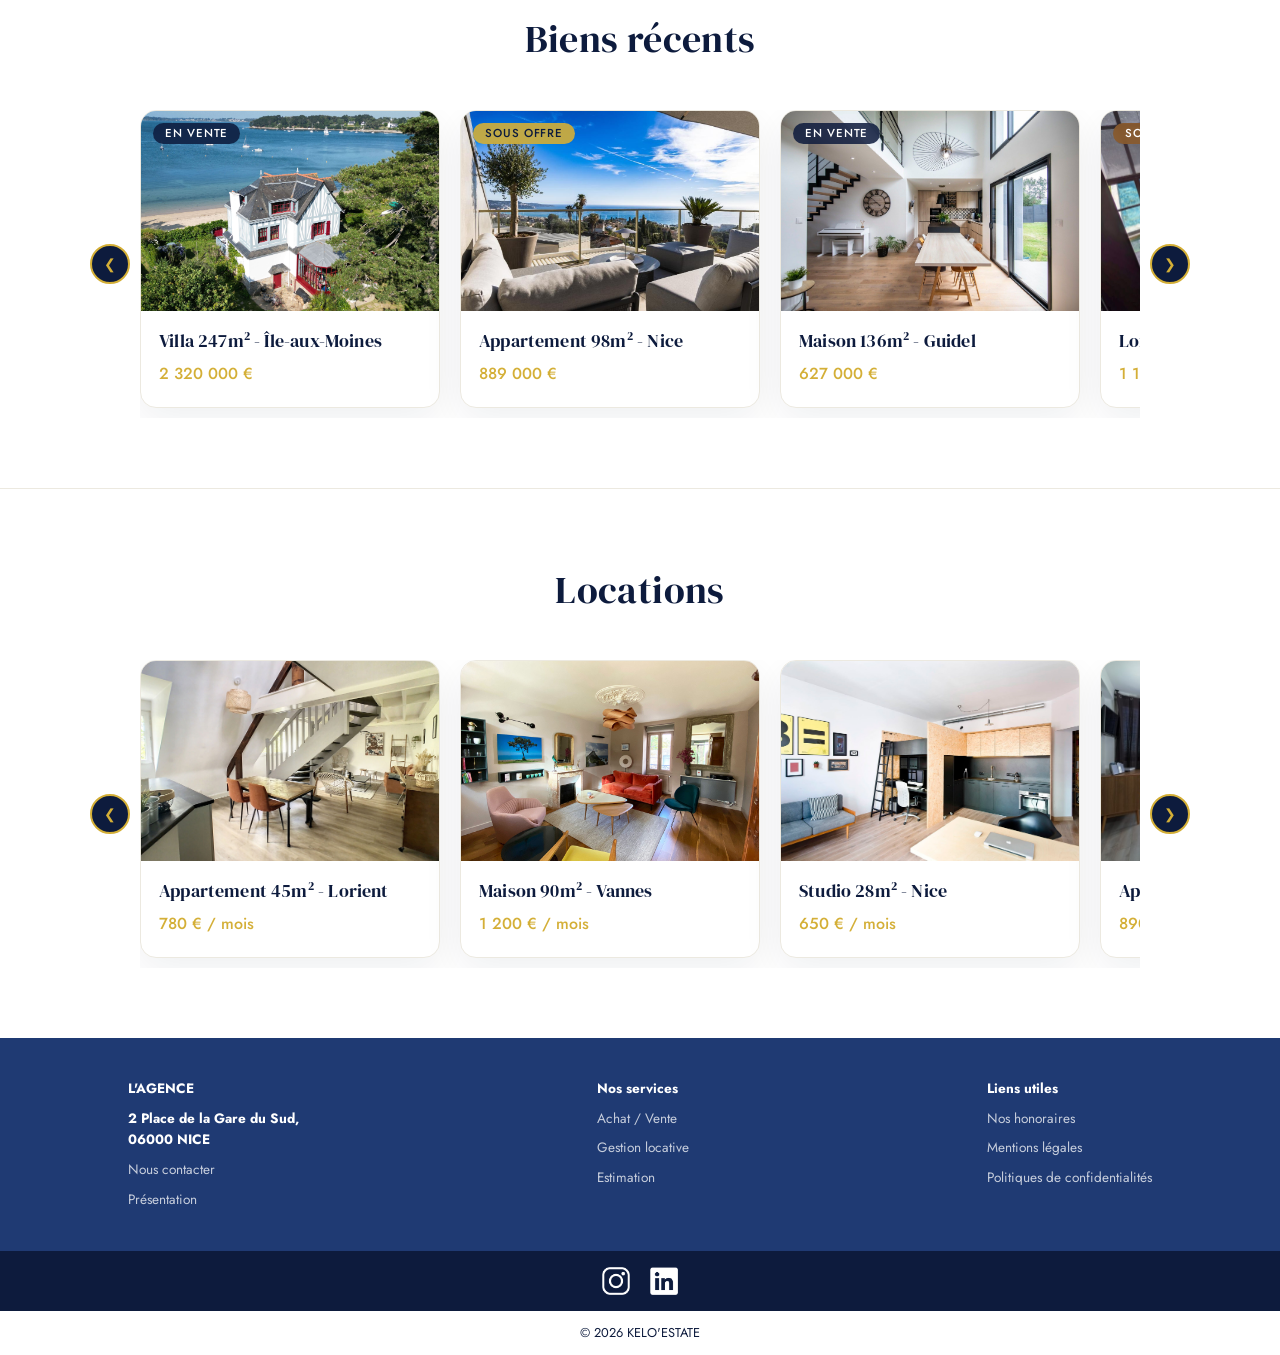
<file: index_old.html>
<!DOCTYPE html>
<html lang="fr">

<head>
<meta charset="UTF-8">
<meta name="viewport" content="width=device-width, initial-scale=1.0">
<title>Agence Immobilière Bretagne et Côte d'Azur</title>
<link rel="stylesheet" href="css/style.css">

<style>

*, *::before, *::after { box-sizing: border-box; }

/* ============================= */
/* SERVICES                      */
/* ============================= */

.services {
    max-width: 1100px;
    margin: 0 auto;
    padding: 70px 24px;
    text-align: center;
}

.services h2 {
    font-family: 'DM Serif Display', serif;
    font-size: clamp(1.8rem, 4vw, 2.4rem);
    font-weight: 400;
    color: #0D1B3D;
    margin-bottom: 40px;
    letter-spacing: 0.01em;
}

.services-grid {
    display: grid;
    grid-template-columns: repeat(3, 1fr);
    gap: 24px;
    text-align: left;
}

.services .card {
    background: white;
    border-radius: 16px;
    border: 1px solid #ece9e0;
    box-shadow: 0 12px 40px rgba(13, 27, 61, 0.07);
    overflow: hidden;
    display: flex;
    flex-direction: column;
    transition: transform 0.3s ease, box-shadow 0.3s ease;
    animation: fadeUp 0.6s ease both;
}

.services .card:nth-child(2) { animation-delay: 0.08s; }
.services .card:nth-child(3) { animation-delay: 0.16s; }

.services .card:hover {
    transform: translateY(-6px);
    box-shadow: 0 16px 45px rgba(13, 27, 61, 0.12);
}

.services .card img {
    height: 200px;
    object-fit: cover;
    width: 100%;
    display: block;
}

.services .card h3 {
    font-family: 'DM Serif Display', serif;
    font-size: 1.25rem;
    font-weight: 400;
    color: #0D1B3D;
    margin: 20px 20px 8px 20px;
}

.services .card p {
    font-family: 'Jost', sans-serif;
    font-size: 0.9rem;
    font-weight: 300;
    color: #666;
    line-height: 1.7;
    margin: 0 20px 20px 20px;
    flex: 1;
}

.btn-service {
    font-family: 'Jost', sans-serif;
    display: inline-block;
    margin: 0 20px 24px 20px;
    padding: 10px 22px;
    background: #0D1B3D;
    color: white;
    text-decoration: none;
    border-radius: 6px;
    font-weight: 500;
    font-size: 0.82rem;
    letter-spacing: 0.08em;
    text-transform: uppercase;
    align-self: flex-start;
    transition: background 0.3s;
}

.btn-service:hover { background: #1F3A73; }

/* ============================= */
/* BIENS / CAROUSEL              */
/* ============================= */

.biens {
    background: white;
    border-top: 1px solid #ece9e0;
    padding: 70px 24px;
}

.biens h2 {
    font-family: 'DM Serif Display', serif;
    font-size: clamp(1.8rem, 4vw, 2.4rem);
    font-weight: 400;
    color: #0D1B3D;
    text-align: center;
    margin-bottom: 40px;
    letter-spacing: 0.01em;
}

.carousel-container {
    position: relative;
    max-width: 1100px;
    margin: auto;
    padding: 0 50px;
}

.biens-grid {
    display: flex;
    gap: 20px;
    overflow-x: auto;
    scroll-behavior: smooth;
    padding-bottom: 10px;
}

.biens-grid::-webkit-scrollbar { display: none; }

.bien-card {
    flex: 0 0 300px;
    background: white;
    border-radius: 16px;
    border: 1px solid #ece9e0;
    box-shadow: 0 12px 40px rgba(13, 27, 61, 0.07);
    overflow: hidden;
    cursor: pointer;
    transition: transform 0.3s ease, box-shadow 0.3s ease;
}

.bien-card:hover {
    transform: translateY(-5px);
    box-shadow: 0 16px 45px rgba(13, 27, 61, 0.12);
}

.bien-card img {
    height: 200px;
    object-fit: cover;
    width: 100%;
    display: block;
}

.image-container { position: relative; }

.bien-info {
    padding: 16px 18px 20px 18px;
}

.bien-info h4 {
    font-family: 'DM Serif Display', serif;
    font-size: 1.1rem;
    font-weight: 400;
    color: #0D1B3D;
    margin-bottom: 6px;
}

.prix {
    font-family: 'Jost', sans-serif;
    font-weight: 500;
    font-size: 1rem;
    color: #D4AF37;
}

/* ============================= */
/* BADGES                        */
/* ============================= */

.badge {
    position: absolute;
    top: 12px;
    left: 12px;
    padding: 5px 12px;
    font-family: 'Jost', sans-serif;
    font-size: 0.72rem;
    font-weight: 500;
    letter-spacing: 0.08em;
    border-radius: 20px;
    text-transform: uppercase;
    backdrop-filter: blur(4px);
    -webkit-backdrop-filter: blur(4px);
    display: inline-flex;
    align-items: center;
    justify-content: center;
    line-height: 1;
}

.badge.vente     { background: rgba(13, 27, 61, 0.85);  color: white; }
.badge.offre     { background: rgba(212, 175, 55, 0.9);  color: #0D1B3D; }
.badge.compromis { background: rgba(139, 90, 43, 0.88);  color: white; }
.badge.vendu     { background: rgba(0, 0, 0, 0.6);       color: white; }

/* ============================= */
/* FLÈCHES CAROUSEL              */
/* ============================= */

.arrow {
    position: absolute;
    top: 50%;
    transform: translateY(-50%);
    width: 40px;
    height: 40px;
    border-radius: 50%;
    background: #0D1B3D;
    color: #D4AF37;
    border: 2px solid #D4AF37;
    cursor: pointer;
    z-index: 10;
    display: flex;
    align-items: center;
    justify-content: center;
    font-size: 0.9rem;
    transition: background 0.2s;
}

.arrow:hover { background: #1F3A73; }
.prev { left: 0; }
.next { right: 0; }

/* ============================= */
/* ANIMATIONS                    */
/* ============================= */

@keyframes fadeUp {
    from { opacity: 0; transform: translateY(20px); }
    to   { opacity: 1; transform: translateY(0); }
}

/* ============================= */
/* RESPONSIVE                    */
/* ============================= */

@media (max-width: 900px) {
    .services-grid { grid-template-columns: repeat(2, 1fr); }
}

@media (max-width: 600px) {
    .services-grid { grid-template-columns: 1fr; }

    .biens-grid {
        padding-right: 40px;
    }

    .bien-card {
        flex: 0 0 75vw;
    }

    .carousel-container {
        padding: 0 20px;
    }

    .arrow { display: none; }
}

</style>
</head>

<body>

<!-- NAV BAR -->
<nav class="navbar">
  <div class="logo">
    <a href="index.html">
      <img src="images/logo2.jpeg" alt="logo">
    </a>
  </div>
  <div class="hamburger">
    <span></span><span></span><span></span>
  </div>
  <div class="menu">
    <a href="index.html">Accueil</a>
    <a href="achat-vente.html">Achat / Vente</a>
    <a href="gestion.html">Gestion locative</a>
    <a href="estimation.html">Estimation</a>
    <a href="contact.html">Contact</a>
  </div>
</nav>

<!-- HERO -->
<section class="hero">
    <div class="hero-content">
        <h1>Votre partenaire immobilier en Bretagne et sur la Côte d'Azur</h1>
        <p>Trouvons ensemble ce qui vous ressemble</p>
        <a class="cta" href="estimation.html">Estimer mon bien</a>
    </div>
</section>

<!-- SERVICES -->
<section class="services">
    <h2>Nos services</h2>
    <div class="services-grid">

        <div class="card">
            <img src="images/achat-vente.jpg" alt="Achat/Vente">
            <h3>Achat / Vente</h3>
            <p>Nous vous accompagnons dans toutes les étapes de l'achat ou de la vente de votre bien.</p>
            <a href="achat-vente.html" class="btn-service">Découvrir</a>
        </div>

        <div class="card">
            <img src="images/gestion-locative.jpg" alt="Gestion Locative">
            <h3>Gestion locative</h3>
            <p>Confiez-nous la gestion complète de votre bien et profitez d'une tranquillité totale.</p>
            <a href="gestion.html" class="btn-service">Découvrir</a>
        </div>

        <div class="card">
            <img src="images/estimation.jpg" alt="Estimation">
            <h3>Estimation</h3>
            <p>Obtenez une estimation rapide et fiable de la valeur de votre bien immobilier.</p>
            <a href="estimation.html" class="btn-service">Estimer</a>
        </div>

    </div>
</section>

<!-- BIENS EN VENTE -->
<section class="biens">
    <h2>Biens récents</h2>
    <div class="carousel-container" id="biens-carousel">
        <button class="arrow prev">&#10094;</button>
        <div class="biens-grid" id="biens-grid"></div>
        <button class="arrow next">&#10095;</button>
    </div>
</section>

<!-- LOCATIONS -->
<section class="biens">
    <h2>Locations</h2>
    <div class="carousel-container" id="locations-carousel">
        <button class="arrow prev">&#10094;</button>
        <div class="biens-grid" id="locations-grid"></div>
        <button class="arrow next">&#10095;</button>
    </div>
</section>

<!-- FOOTER -->
<footer>
<div class="footer-light">
  <div class="footer-column">
    <p><strong>L'AGENCE</strong></p>
    <p><strong>2 Place de la Gare du Sud,<br>06000 NICE</strong></p>
    <p><a href="contact.html">Nous contacter</a></p>
    <p><a href="presentation.html">Présentation</a></p>
  </div>
  <div class="footer-column">
    <p><strong>Nos services</strong></p>
    <p><a href="achat-vente.html">Achat / Vente</a></p>
    <p><a href="gestion.html">Gestion locative</a></p>
    <p><a href="estimation.html">Estimation</a></p>
  </div>
  <div class="footer-column">
    <p><strong>Liens utiles</strong></p>
    <p><a href="honoraires.html">Nos honoraires</a></p>
    <p><a href="mentions-legales.html">Mentions légales</a></p>
    <p><a href="politiques-confidentialite.html">Politiques de confidentialités</a></p>
  </div>
</div>
<div class="footer-top">
  <div class="socials">
    <a href="https://www.instagram.com/keloestate/" target="_blank"><img src="images/insta.png" alt="Instagram"></a>
    <a href="https://www.linkedin.com/in/toncompte" target="_blank"><img src="images/linkedin.png" alt="LinkedIn"></a>
  </div>
</div>
<div class="footer-bottom">
  <p>© 2026 KELO'ESTATE</p>
</div>
</footer>

<script>
function initCarousel(containerId, jsonFile, linkPrefix) {
    const container = document.getElementById(containerId);
    const track = container.querySelector('.biens-grid');
    const prev = container.querySelector('.prev');
    const next = container.querySelector('.next');

    fetch(jsonFile)
        .then(res => res.json())
        .then(items => {
            track.innerHTML = "";
            items.forEach((item, index) => {
                const card = document.createElement('div');
                card.classList.add('bien-card');
                card.onclick = () => window.location.href = `${linkPrefix}.html?index=${index}`;

                let badge = "";
                if (item.statut === "en vente")           badge = '<span class="badge vente">En vente</span>';
                else if (item.statut === "sous offre")     badge = '<span class="badge offre">Sous offre</span>';
                else if (item.statut === "sous compromis") badge = '<span class="badge compromis">Sous compromis</span>';
                else if (item.statut === "vendu")          badge = '<span class="badge vendu">Vendu</span>';

                card.innerHTML = `
                    <div class="image-container">
                        <img src="${item.image}" alt="${item.titre}">
                        ${badge}
                    </div>
                    <div class="bien-info">
                        <h4>${item.titre}</h4>
                        <p class="prix">${item.prix}</p>
                    </div>
                `;
                track.appendChild(card);
            });
        })
        .catch(err => console.error(`Erreur chargement ${jsonFile}:`, err));

    prev.addEventListener('click', () => {
        const cardWidth = track.querySelector('.bien-card')?.offsetWidth + 20 || 320;
        track.scrollBy({ left: -cardWidth * 3, behavior: 'smooth' });
    });
    next.addEventListener('click', () => {
        const cardWidth = track.querySelector('.bien-card')?.offsetWidth + 20 || 320;
        track.scrollBy({ left: cardWidth * 3, behavior: 'smooth' });
    });
}

initCarousel('biens-carousel', 'biens.json', 'bien');
initCarousel('locations-carousel', 'locations.json', 'location');

const hamburger = document.querySelector(".hamburger");
const menu = document.querySelector(".menu");
hamburger.addEventListener("click", () => {
    menu.classList.toggle("active");
    hamburger.classList.toggle("open");
});
</script>

</body>
</html>
</file>
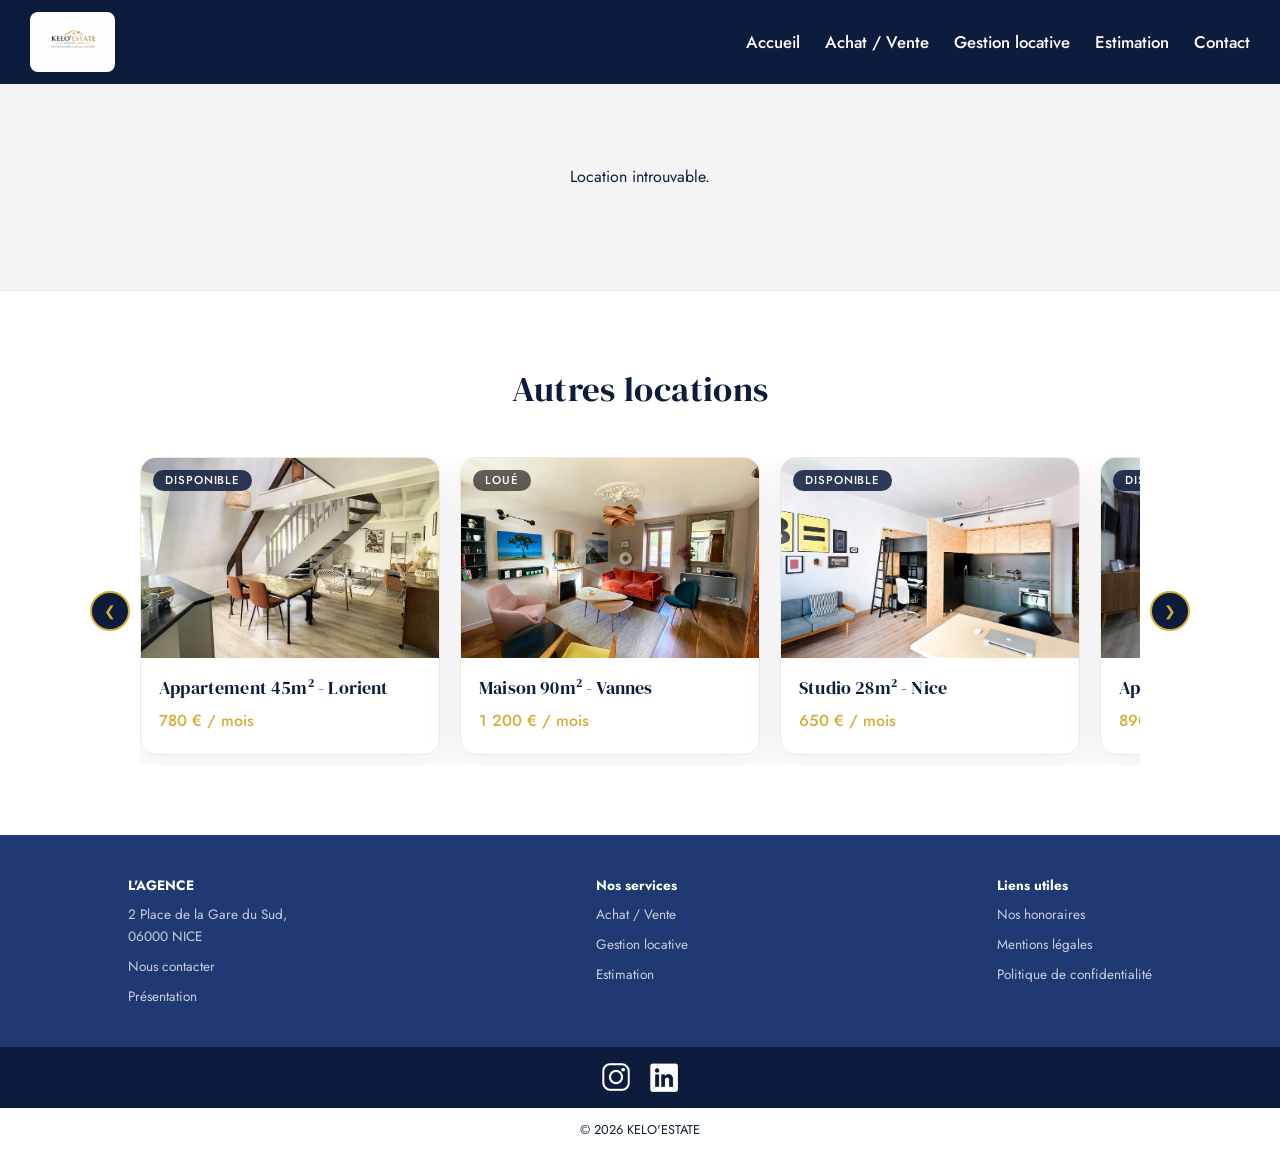
<file: location.html>
<!DOCTYPE html>
<html lang="fr">

<head>
<meta charset="UTF-8">
<meta name="viewport" content="width=device-width, initial-scale=1.0">
<title>Détail de la location — KELO'ESTATE</title>
<link rel="stylesheet" href="css/style.css">

<style>

*, *::before, *::after { box-sizing: border-box; }

/* ============================= */
/* CONTAINER                     */
/* ============================= */

.bien-container {
    margin-top: 84px;
    max-width: 1100px;
    margin-left: auto;
    margin-right: auto;
    padding: 40px 24px 60px 24px;
}

.bien-top {
    display: grid;
    grid-template-columns: 1fr 1fr;
    gap: 40px;
    align-items: start;
}

/* ============================= */
/* GALERIE                       */
/* ============================= */

.bien-images {
    display: flex;
    flex-direction: column;
    gap: 12px;
}

#main-img {
    width: 100%;
    height: 400px;
    object-fit: cover;
    border-radius: 16px;
    box-shadow: 0 12px 40px rgba(13, 27, 61, 0.12);
    transition: 0.3s;
}

.miniatures {
    display: flex;
    gap: 10px;
    flex-wrap: wrap;
}

.miniatures img {
    width: 80px;
    height: 60px;
    object-fit: cover;
    border-radius: 8px;
    cursor: pointer;
    border: 2px solid transparent;
    transition: 0.2s;
}

.miniatures img:hover,
.miniatures img.active {
    border-color: #D4AF37;
    transform: scale(1.05);
}

/* ============================= */
/* INFOS BIEN                    */
/* ============================= */

.bien-info {
    display: flex;
    flex-direction: column;
    gap: 16px;
    padding-top: 10px;
}

.bien-info h2 {
    font-family: 'DM Serif Display', serif;
    font-size: clamp(1.5rem, 3vw, 2.2rem);
    font-weight: 400;
    color: #0D1B3D;
    line-height: 1.2;
    letter-spacing: 0.01em;
}

#prix-bien {
    font-family: 'DM Serif Display', serif;
    font-size: 2rem;
    font-weight: 400;
    color: #D4AF37;
    letter-spacing: 0.01em;
    margin: 0;
}

/* Badge statut */
.bien-badge {
    display: inline-flex;
    align-items: center;
    justify-content: center;
    padding: 5px 14px;
    border-radius: 20px;
    font-family: 'Jost', sans-serif;
    font-size: 0.75rem;
    font-weight: 500;
    letter-spacing: 0.08em;
    text-transform: uppercase;
    width: fit-content;
    line-height: 1;
}

.bien-badge.disponible { background: rgba(13, 27, 61, 0.85);  color: white; }
.bien-badge.reserve    { background: rgba(212, 175, 55, 0.9);  color: #0D1B3D; }
.bien-badge.loue       { background: rgba(0, 0, 0, 0.6);       color: white; }

/* Caractéristiques */
.bien-caracteristiques {
    display: grid;
    grid-template-columns: 1fr 1fr;
    gap: 10px;
    background: #fdfcf8;
    border: 1px solid #ece9e0;
    border-radius: 12px;
    padding: 18px;
}

.carac-item {
    display: flex;
    flex-direction: column;
    gap: 2px;
    font-family: 'Jost', sans-serif;
}

.carac-item span {
    font-size: 0.7rem;
    text-transform: uppercase;
    letter-spacing: 0.12em;
    color: #aaa;
    font-weight: 500;
}

.carac-item strong {
    font-size: 0.95rem;
    font-weight: 400;
    color: #0D1B3D;
}

/* Boutons */
.bien-btns {
    display: flex;
    gap: 12px;
    flex-wrap: wrap;
    margin-top: 4px;
}


.contact-btn {
    font-family: 'Jost', sans-serif;
    padding: 11px 22px;
    background: #D4AF37;
    color: #0D1B3D;
    text-decoration: none;
    border-radius: 8px;
    font-weight: 500;
    font-size: 0.88rem;
    letter-spacing: 0.08em;
    text-transform: uppercase;
    transition: 0.3s;
}

.contact-btn:hover { background: #b99a2f; }

/* Description */
.bien-description-full {
    font-family: 'Jost', sans-serif;
    margin-top: 36px;
    padding-top: 28px;
    border-top: 1px solid #ece9e0;
    color: #555;
    font-size: 0.95rem;
    font-weight: 300;
    line-height: 1.85;
}

/* ============================= */
/* CAROUSEL                      */
/* ============================= */

.biens {
    background: white;
    border-top: 1px solid #ece9e0;
    padding: 70px 24px;
}

.biens h2 {
    font-family: 'DM Serif Display', serif;
    font-size: clamp(1.6rem, 4vw, 2.2rem);
    font-weight: 400;
    color: #0D1B3D;
    text-align: center;
    margin-bottom: 40px;
}

.carousel-container {
    position: relative;
    max-width: 1100px;
    margin: auto;
    padding: 0 50px;
}

.biens-grid {
    display: flex;
    gap: 20px;
    overflow-x: auto;
    scroll-behavior: smooth;
    padding-bottom: 10px;
}

.biens-grid::-webkit-scrollbar { display: none; }

.bien-card {
    flex: 0 0 300px;
    background: white;
    border-radius: 16px;
    border: 1px solid #ece9e0;
    box-shadow: 0 12px 40px rgba(13, 27, 61, 0.07);
    overflow: hidden;
    cursor: pointer;
    transition: transform 0.3s ease, box-shadow 0.3s ease;
}

.bien-card:hover {
    transform: translateY(-5px);
    box-shadow: 0 16px 45px rgba(13, 27, 61, 0.12);
}

.bien-card img {
    height: 200px;
    object-fit: cover;
    width: 100%;
    display: block;
}

.image-container { position: relative; }

.bien-card .bien-info {
    padding: 16px 18px 20px 18px;
    display: flex;
    flex-direction: column;
    gap: 0;
}

.bien-card .bien-info h4 {
    font-family: 'DM Serif Display', serif;
    font-size: 1.1rem;
    font-weight: 400;
    color: #0D1B3D;
    margin-bottom: 6px;
}

.bien-card .bien-info .prix {
    font-family: 'Jost', sans-serif;
    font-weight: 500;
    font-size: 1rem;
    color: #D4AF37;
}

/* Badges carousel */
.badge {
    position: absolute;
    top: 12px;
    left: 12px;
    padding: 5px 12px;
    font-family: 'Jost', sans-serif;
    font-size: 0.72rem;
    font-weight: 500;
    letter-spacing: 0.08em;
    border-radius: 20px;
    text-transform: uppercase;
    backdrop-filter: blur(4px);
    -webkit-backdrop-filter: blur(4px);
    display: inline-flex;
    align-items: center;
    justify-content: center;
    line-height: 1;
}

.badge.vente  { background: rgba(13, 27, 61, 0.85);  color: white; }
.badge.offre  { background: rgba(212, 175, 55, 0.9);  color: #0D1B3D; }
.badge.vendu  { background: rgba(0, 0, 0, 0.6);       color: white; }

/* Flèches */
.arrow {
    position: absolute;
    top: 50%;
    transform: translateY(-50%);
    width: 40px;
    height: 40px;
    border-radius: 50%;
    background: #0D1B3D;
    color: #D4AF37;
    border: 2px solid #D4AF37;
    cursor: pointer;
    z-index: 10;
    display: flex;
    align-items: center;
    justify-content: center;
    font-size: 0.9rem;
    transition: background 0.2s;
}

.arrow:hover { background: #1F3A73; }
.prev { left: 0; }
.next { right: 0; }

/* ============================= */
/* RESPONSIVE                    */
/* ============================= */

@media (max-width: 768px) {
    .bien-container { padding: 24px 16px 40px 16px; }
    .bien-top { grid-template-columns: 1fr; gap: 24px; }
    #main-img { height: 260px; }
    .bien-caracteristiques { grid-template-columns: 1fr 1fr; }
    .carousel-container { padding: 0 20px; }
    .biens-grid { padding-right: 40px; }
    .bien-card { flex: 0 0 75vw; }
    .arrow { display: none; }
}

@media (max-width: 480px) {
    .bien-caracteristiques { grid-template-columns: 1fr; }
    .bien-btns { flex-direction: column; }
    .back-btn, .contact-btn { text-align: center; }
}

</style>
</head>

<body>

<!-- NAV BAR -->
<nav class="navbar">
  <div class="logo">
    <a href="index.html">
      <img src="images/logo2.jpeg" alt="logo">
    </a>
  </div>
  <div class="hamburger">
    <span></span><span></span><span></span>
  </div>
  <div class="menu">
    <a href="index.html">Accueil</a>
    <a href="achat-vente.html">Achat / Vente</a>
    <a href="gestion.html">Gestion locative</a>
    <a href="estimation.html">Estimation</a>
    <a href="contact.html">Contact</a>
  </div>
</nav>

<!-- LOCATION DETAIL -->
<section id="bien-detail" class="bien-container">

    <div class="bien-top">

        <!-- GALERIE -->
        <div class="bien-images">
            <img id="main-img" src="" alt="Image de la location">
            <div class="miniatures" id="miniatures"></div>
        </div>

        <!-- INFOS -->
        <div class="bien-info">
            <div id="badge-bien"></div>
            <h2 id="titre-bien"></h2>
            <p id="prix-bien"></p>
            <div class="bien-caracteristiques" id="caracteristiques"></div>
            <div class="bien-btns">
                <a class="contact-btn" href="contact.html">Contacter l'agence</a>
            </div>
        </div>

    </div>

    <!-- DESCRIPTION -->
    <p class="bien-description-full" id="description-bien"></p>

</section>

<!-- AUTRES LOCATIONS -->
<section class="biens">
    <h2>Autres locations</h2>
    <div class="carousel-container" id="locations-carousel">
        <button class="arrow prev">&#10094;</button>
        <div class="biens-grid" id="locations-grid"></div>
        <button class="arrow next">&#10095;</button>
    </div>
</section>

<!-- FOOTER -->
<footer>
  <div class="footer-light">
    <div class="footer-column">
      <p><strong>L'AGENCE</strong></p>
      <p>2 Place de la Gare du Sud,<br>06000 NICE</p>
      <p><a href="contact.html">Nous contacter</a></p>
      <p><a href="presentation.html">Présentation</a></p>
    </div>
    <div class="footer-column">
      <p><strong>Nos services</strong></p>
      <p><a href="achat-vente.html">Achat / Vente</a></p>
      <p><a href="gestion.html">Gestion locative</a></p>
      <p><a href="estimation.html">Estimation</a></p>
    </div>
    <div class="footer-column">
      <p><strong>Liens utiles</strong></p>
      <p><a href="honoraires.html">Nos honoraires</a></p>
      <p><a href="mentions-legales.html">Mentions légales</a></p>
      <p><a href="politiques-confidentialite.html">Politique de confidentialité</a></p>
    </div>
  </div>
  <div class="footer-top">
    <div class="socials">
      <a href="https://www.instagram.com/keloestate/" target="_blank"><img src="images/insta.png" alt="Instagram"></a>
      <a href="https://www.linkedin.com/in/toncompte" target="_blank"><img src="images/linkedin.png" alt="LinkedIn"></a>
    </div>
  </div>
  <div class="footer-bottom">
    <p>© 2026 KELO'ESTATE</p>
  </div>
</footer>

<!-- SCRIPT LOCATION -->
<script>
fetch('locations.json')
    .then(res => res.json())
    .then(locations => {
        const params = new URLSearchParams(window.location.search);
        const index = parseInt(params.get('index'));
        const bien = locations[index];

        if (bien) {
            const mainImg = document.getElementById('main-img');
            mainImg.src = bien.images ? bien.images[0] : bien.image;
            mainImg.alt = bien.titre;

            document.getElementById('titre-bien').innerText = bien.titre;
            document.getElementById('prix-bien').innerText = bien.prix;
            document.getElementById('description-bien').innerText = bien.description;

            const badgeDiv = document.getElementById('badge-bien');
            const statutMap = {
                "disponible": { cls: "disponible", label: "Disponible" },
                "loué":       { cls: "loue",       label: "Loué" },
                "réservé":    { cls: "reserve",    label: "Réservé" }
            };
            if (bien.statut && statutMap[bien.statut]) {
                const s = statutMap[bien.statut];
                badgeDiv.innerHTML = `<span class="bien-badge ${s.cls}">${s.label}</span>`;
            }

            const caracDiv = document.getElementById('caracteristiques');
            const caracs = [
                { label: "Surface",  value: bien.surface  ? bien.surface + " m²"    : null },
                { label: "Pièces",   value: bien.pieces   ? bien.pieces + " pièces" : null },
                { label: "Chambres", value: bien.chambres ? bien.chambres + " ch."  : null },
                { label: "Charges",  value: bien.charges  ? bien.charges + " € CC"  : null },
                { label: "Dépôt",    value: bien.depot    ? bien.depot + " €"       : null },
                { label: "Ville",    value: bien.ville    || null },
                { label: "Type",     value: bien.type     || null },
                { label: "DPE",      value: bien.dpe      || null },
            ];
            caracs.forEach(c => {
                if (c.value) {
                    caracDiv.innerHTML += `
                        <div class="carac-item">
                            <span>${c.label}</span>
                            <strong>${c.value}</strong>
                        </div>`;
                }
            });
            if (caracDiv.children.length === 0) caracDiv.style.display = 'none';

            const miniaturesDiv = document.getElementById('miniatures');
            const allImages = bien.images && bien.images.length > 1 ? bien.images : null;
            if (allImages) {
                allImages.forEach((imgSrc, i) => {
                    const mini = document.createElement('img');
                    mini.src = imgSrc;
                    mini.alt = `Photo ${i + 1}`;
                    if (i === 0) mini.classList.add('active');
                    mini.addEventListener('click', () => {
                        mainImg.src = imgSrc;
                        document.querySelectorAll('.miniatures img').forEach(m => m.classList.remove('active'));
                        mini.classList.add('active');
                    });
                    miniaturesDiv.appendChild(mini);
                });
            }

        } else {
            document.getElementById('bien-detail').innerHTML = "<p style='padding:40px;text-align:center;'>Location introuvable.</p>";
        }
    })
    .catch(() => {
        document.getElementById('bien-detail').innerHTML = "<p style='padding:40px;text-align:center;'>Erreur lors du chargement.</p>";
    });
</script>

<!-- NAVBAR SCRIPT -->
<script>
const hamburger = document.querySelector(".hamburger");
const menu = document.querySelector(".menu");
hamburger.addEventListener("click", () => {
    menu.classList.toggle("active");
    hamburger.classList.toggle("open");
});
</script>

<!-- CAROUSEL SCRIPT -->
<script>
function initCarousel(containerId, jsonFile, linkPrefix) {
    const container = document.getElementById(containerId);
    const track = container.querySelector('.biens-grid');
    const prev = container.querySelector('.prev');
    const next = container.querySelector('.next');

    fetch(jsonFile)
        .then(res => res.json())
        .then(items => {
            track.innerHTML = "";
            items.forEach((item, index) => {
                const card = document.createElement('div');
                card.classList.add('bien-card');
                card.onclick = () => window.location.href = `${linkPrefix}.html?index=${index}`;

                let badge = "";
                if (item.statut === "disponible") badge = '<span class="badge vente">Disponible</span>';
                else if (item.statut === "réservé") badge = '<span class="badge offre">Réservé</span>';
                else if (item.statut === "loué")    badge = '<span class="badge vendu">Loué</span>';

                card.innerHTML = `
                    <div class="image-container">
                        <img src="${item.image}" alt="${item.titre}">
                        ${badge}
                    </div>
                    <div class="bien-info">
                        <h4>${item.titre}</h4>
                        <p class="prix">${item.prix}</p>
                    </div>`;
                track.appendChild(card);
            });
        })
        .catch(err => console.error(`Erreur chargement ${jsonFile}:`, err));

    prev.addEventListener('click', () => {
        const cardWidth = track.querySelector('.bien-card')?.offsetWidth + 20 || 320;
        track.scrollBy({ left: -cardWidth * 3, behavior: 'smooth' });
    });
    next.addEventListener('click', () => {
        const cardWidth = track.querySelector('.bien-card')?.offsetWidth + 20 || 320;
        track.scrollBy({ left: cardWidth * 3, behavior: 'smooth' });
    });
}

initCarousel('locations-carousel', 'locations.json', 'location');
</script>

</body>
</html>
</file>
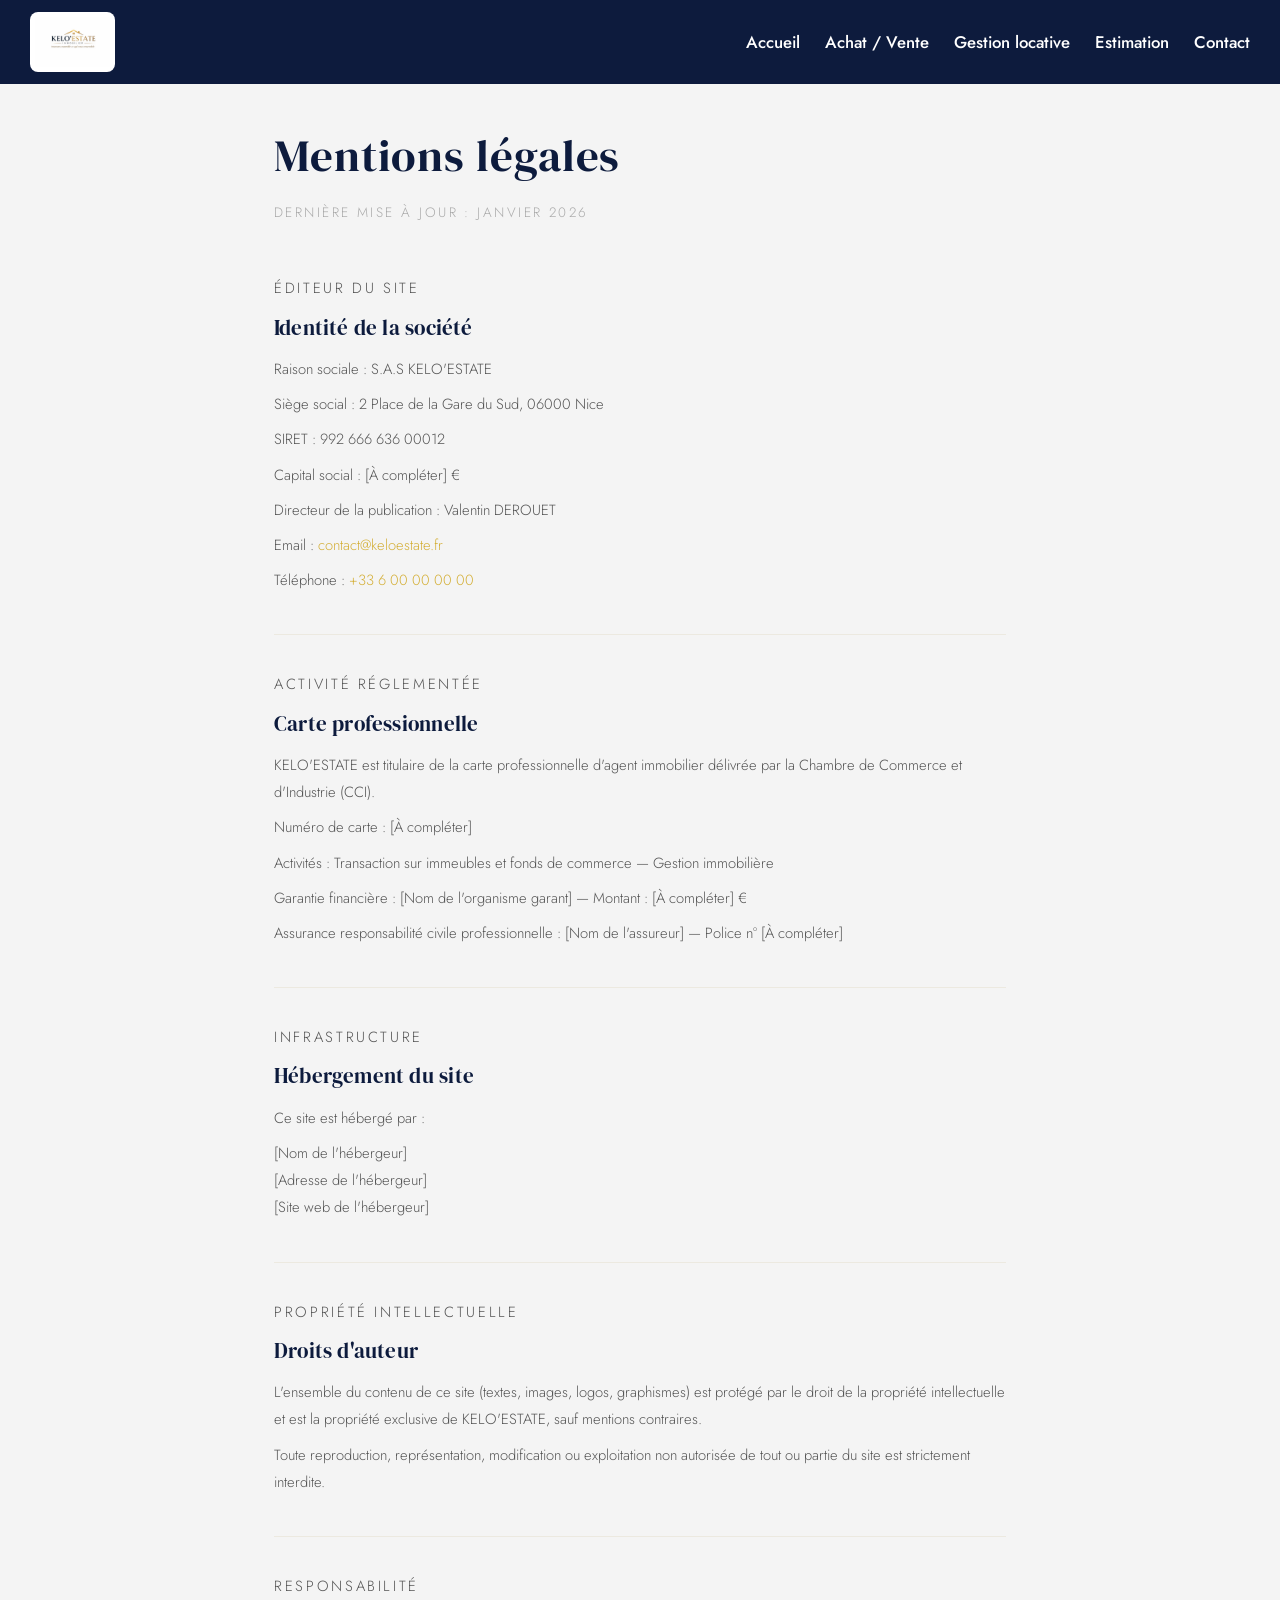
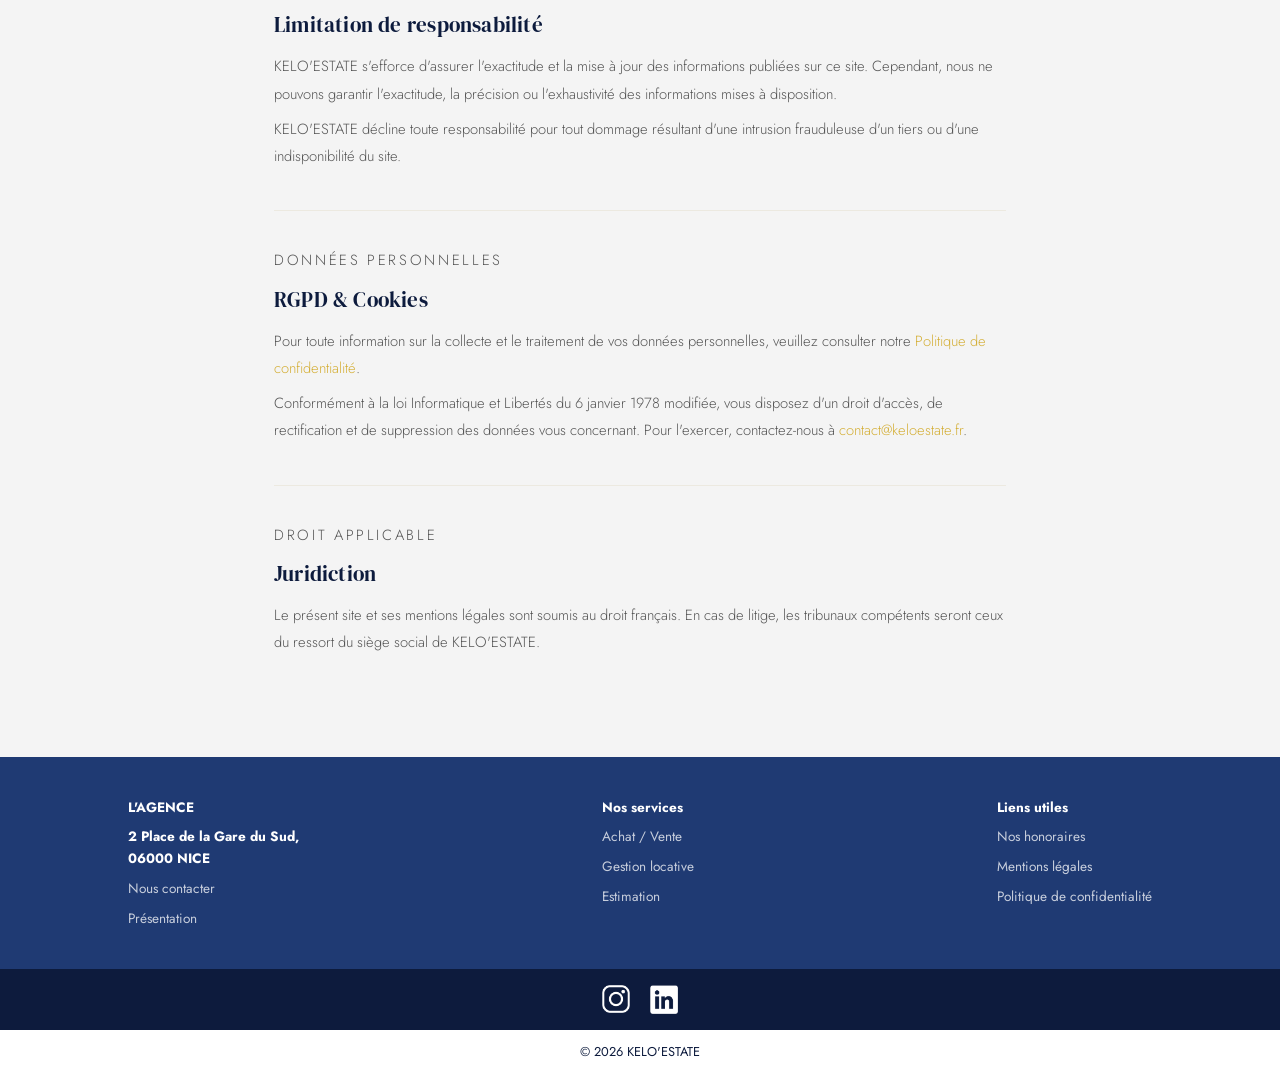
<file: mentions-legales.html>
<!DOCTYPE html>
<html lang="fr">

<head>
<meta charset="UTF-8">
<meta name="viewport" content="width=device-width, initial-scale=1.0">
<title>Mentions légales — KELO'ESTATE</title>
<link rel="stylesheet" href="css/style.css">

<style>

*, *::before, *::after { box-sizing: border-box; }

.legal-section {
    max-width: 780px;
    margin: 120px auto 100px auto;
    padding: 0 24px;
    animation: fadeUp 0.6s ease both;
}

.legal-title {
    font-family: 'DM Serif Display', serif;
    font-size: clamp(2rem, 5vw, 2.8rem);
    font-weight: 400;
    color: #0D1B3D;
    margin: 0 0 10px 0;
    letter-spacing: 0.02em;
}

.legal-subtitle {
    font-family: 'Jost', sans-serif;
    font-size: 0.85rem;
    font-weight: 300;
    color: #aaa;
    text-transform: uppercase;
    letter-spacing: 0.18em;
    margin: 0 0 52px 0;
}

.legal-block {
    margin-bottom: 40px;
}

.legal-block-label {
    font-family: 'Jost', sans-serif;
    font-size: 0.78rem;
    font-weight: 500;
    text-transform: uppercase;
    letter-spacing: 0.18em;
    color: #D4AF37;
    margin-bottom: 10px;
}

.legal-block h2 {
    font-family: 'DM Serif Display', serif;
    font-size: 1.3rem;
    font-weight: 400;
    color: #0D1B3D;
    margin: 0 0 12px 0;
}

.legal-block p,
.legal-block li {
    font-family: 'Jost', sans-serif;
    font-size: 0.92rem;
    font-weight: 300;
    color: #555;
    line-height: 1.85;
    margin: 0 0 8px 0;
}

.legal-block a {
    color: #D4AF37;
    text-decoration: none;
}

.legal-block a:hover { text-decoration: underline; }

.legal-divider {
    border: none;
    border-top: 1px solid #ece9e0;
    margin: 36px 0;
}

@keyframes fadeUp {
    from { opacity: 0; transform: translateY(20px); }
    to   { opacity: 1; transform: translateY(0); }
}

</style>
</head>

<body>

<!-- NAV BAR -->
<nav class="navbar">
  <div class="logo">
    <a href="index.html"><img src="images/logo2.jpeg" alt="logo"></a>
  </div>
  <div class="hamburger">
    <span></span><span></span><span></span>
  </div>
  <div class="menu">
    <a href="index.html">Accueil</a>
    <a href="achat-vente.html">Achat / Vente</a>
    <a href="gestion.html">Gestion locative</a>
    <a href="estimation.html">Estimation</a>
    <a href="contact.html">Contact</a>
  </div>
</nav>

<!-- CONTENU -->
<section class="legal-section">

    <h1 class="legal-title">Mentions légales</h1>
    <p class="legal-subtitle">Dernière mise à jour : janvier 2026</p>

    <div class="legal-block">
        <p class="legal-block-label">Éditeur du site</p>
        <h2>Identité de la société</h2>
        <p>Raison sociale : S.A.S KELO'ESTATE</p>
        <p>Siège social : 2 Place de la Gare du Sud, 06000 Nice</p>
        <p>SIRET : 992 666 636 00012</p>
        <p>Capital social : [À compléter] €</p>
        <p>Directeur de la publication : Valentin DEROUET</p>
        <p>Email : <a href="mailto:contact@keloestate.fr">contact@keloestate.fr</a></p>
        <p>Téléphone : <a href="tel:+33600000000">+33 6 00 00 00 00</a></p>
    </div>

    <hr class="legal-divider">

    <div class="legal-block">
        <p class="legal-block-label">Activité réglementée</p>
        <h2>Carte professionnelle</h2>
        <p>KELO'ESTATE est titulaire de la carte professionnelle d'agent immobilier délivrée par la Chambre de Commerce et d'Industrie (CCI).</p>
        <p>Numéro de carte : [À compléter]</p>
        <p>Activités : Transaction sur immeubles et fonds de commerce — Gestion immobilière</p>
        <p>Garantie financière : [Nom de l'organisme garant] — Montant : [À compléter] €</p>
        <p>Assurance responsabilité civile professionnelle : [Nom de l'assureur] — Police n° [À compléter]</p>
    </div>

    <hr class="legal-divider">

    <div class="legal-block">
        <p class="legal-block-label">Infrastructure</p>
        <h2>Hébergement du site</h2>
        <p>Ce site est hébergé par :</p>
        <p>[Nom de l'hébergeur]<br>[Adresse de l'hébergeur]<br>[Site web de l'hébergeur]</p>
    </div>

    <hr class="legal-divider">

    <div class="legal-block">
        <p class="legal-block-label">Propriété intellectuelle</p>
        <h2>Droits d'auteur</h2>
        <p>L'ensemble du contenu de ce site (textes, images, logos, graphismes) est protégé par le droit de la propriété intellectuelle et est la propriété exclusive de KELO'ESTATE, sauf mentions contraires.</p>
        <p>Toute reproduction, représentation, modification ou exploitation non autorisée de tout ou partie du site est strictement interdite.</p>
    </div>

    <hr class="legal-divider">

    <div class="legal-block">
        <p class="legal-block-label">Responsabilité</p>
        <h2>Limitation de responsabilité</h2>
        <p>KELO'ESTATE s'efforce d'assurer l'exactitude et la mise à jour des informations publiées sur ce site. Cependant, nous ne pouvons garantir l'exactitude, la précision ou l'exhaustivité des informations mises à disposition.</p>
        <p>KELO'ESTATE décline toute responsabilité pour tout dommage résultant d'une intrusion frauduleuse d'un tiers ou d'une indisponibilité du site.</p>
    </div>

    <hr class="legal-divider">

    <div class="legal-block">
        <p class="legal-block-label">Données personnelles</p>
        <h2>RGPD & Cookies</h2>
        <p>Pour toute information sur la collecte et le traitement de vos données personnelles, veuillez consulter notre <a href="politiques-confidentialite.html">Politique de confidentialité</a>.</p>
        <p>Conformément à la loi Informatique et Libertés du 6 janvier 1978 modifiée, vous disposez d'un droit d'accès, de rectification et de suppression des données vous concernant. Pour l'exercer, contactez-nous à <a href="mailto:contact@keloestate.fr">contact@keloestate.fr</a>.</p>
    </div>

    <hr class="legal-divider">

    <div class="legal-block">
        <p class="legal-block-label">Droit applicable</p>
        <h2>Juridiction</h2>
        <p>Le présent site et ses mentions légales sont soumis au droit français. En cas de litige, les tribunaux compétents seront ceux du ressort du siège social de KELO'ESTATE.</p>
    </div>

</section>

<!-- FOOTER -->
<footer>
  <div class="footer-light">
    <div class="footer-column">
      <p><strong>L'AGENCE</strong></p>
      <p><strong>2 Place de la Gare du Sud,<br>06000 NICE</strong></p>
      <p><a href="contact.html">Nous contacter</a></p>
      <p><a href="presentation.html">Présentation</a></p>
    </div>
    <div class="footer-column">
      <p><strong>Nos services</strong></p>
      <p><a href="achat-vente.html">Achat / Vente</a></p>
      <p><a href="gestion.html">Gestion locative</a></p>
      <p><a href="estimation.html">Estimation</a></p>
    </div>
    <div class="footer-column">
      <p><strong>Liens utiles</strong></p>
      <p><a href="honoraires.html">Nos honoraires</a></p>
      <p><a href="mentions-legales.html">Mentions légales</a></p>
      <p><a href="politiques-confidentialite.html">Politique de confidentialité</a></p>
    </div>
  </div>
  <div class="footer-top">
    <div class="socials">
      <a href="https://www.instagram.com/keloestate/" target="_blank"><img src="images/insta.png" alt="Instagram"></a>
      <a href="https://www.linkedin.com/in/toncompte" target="_blank"><img src="images/linkedin.png" alt="LinkedIn"></a>
    </div>
  </div>
  <div class="footer-bottom">
    <p>© 2026 KELO'ESTATE</p>
  </div>
</footer>

<script>
document.querySelector(".hamburger").addEventListener("click", () => {
    document.querySelector(".menu").classList.toggle("active");
    document.querySelector(".hamburger").classList.toggle("open");
});
</script>

</body>
</html>
</file>
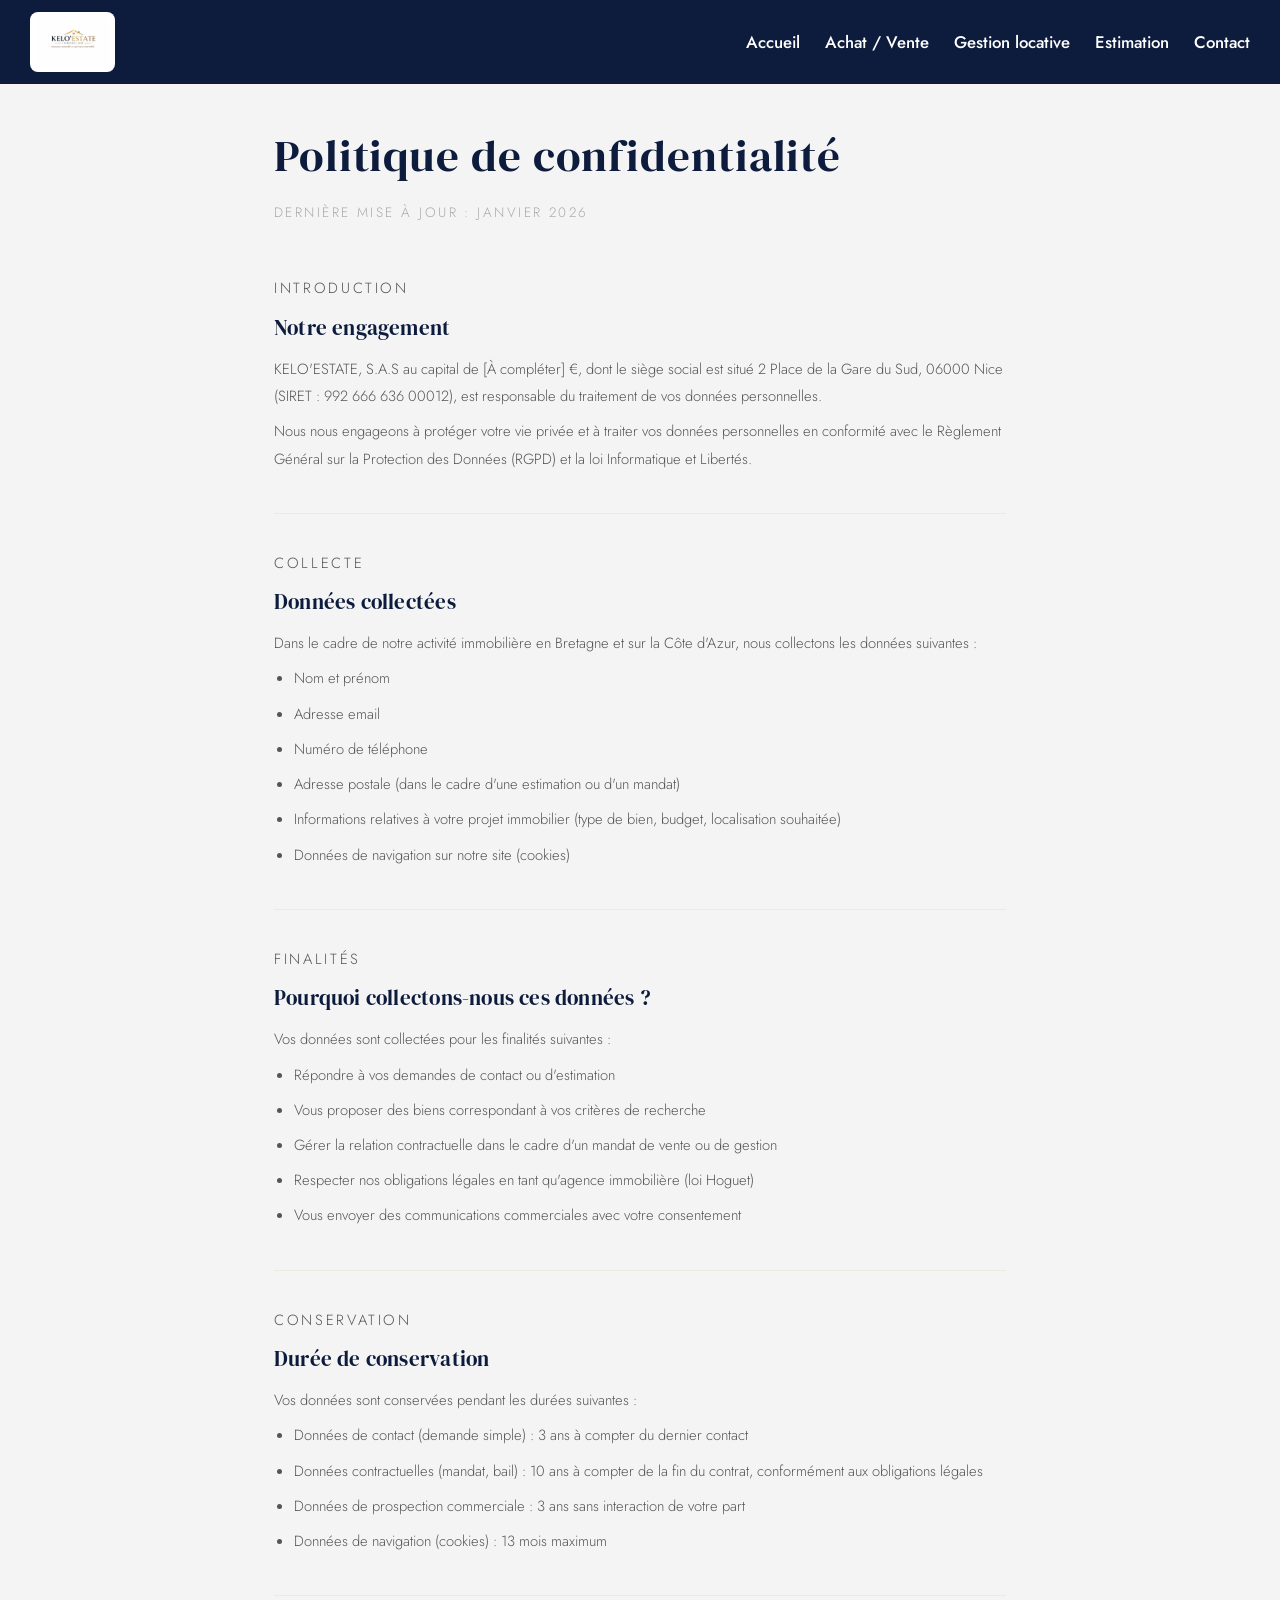
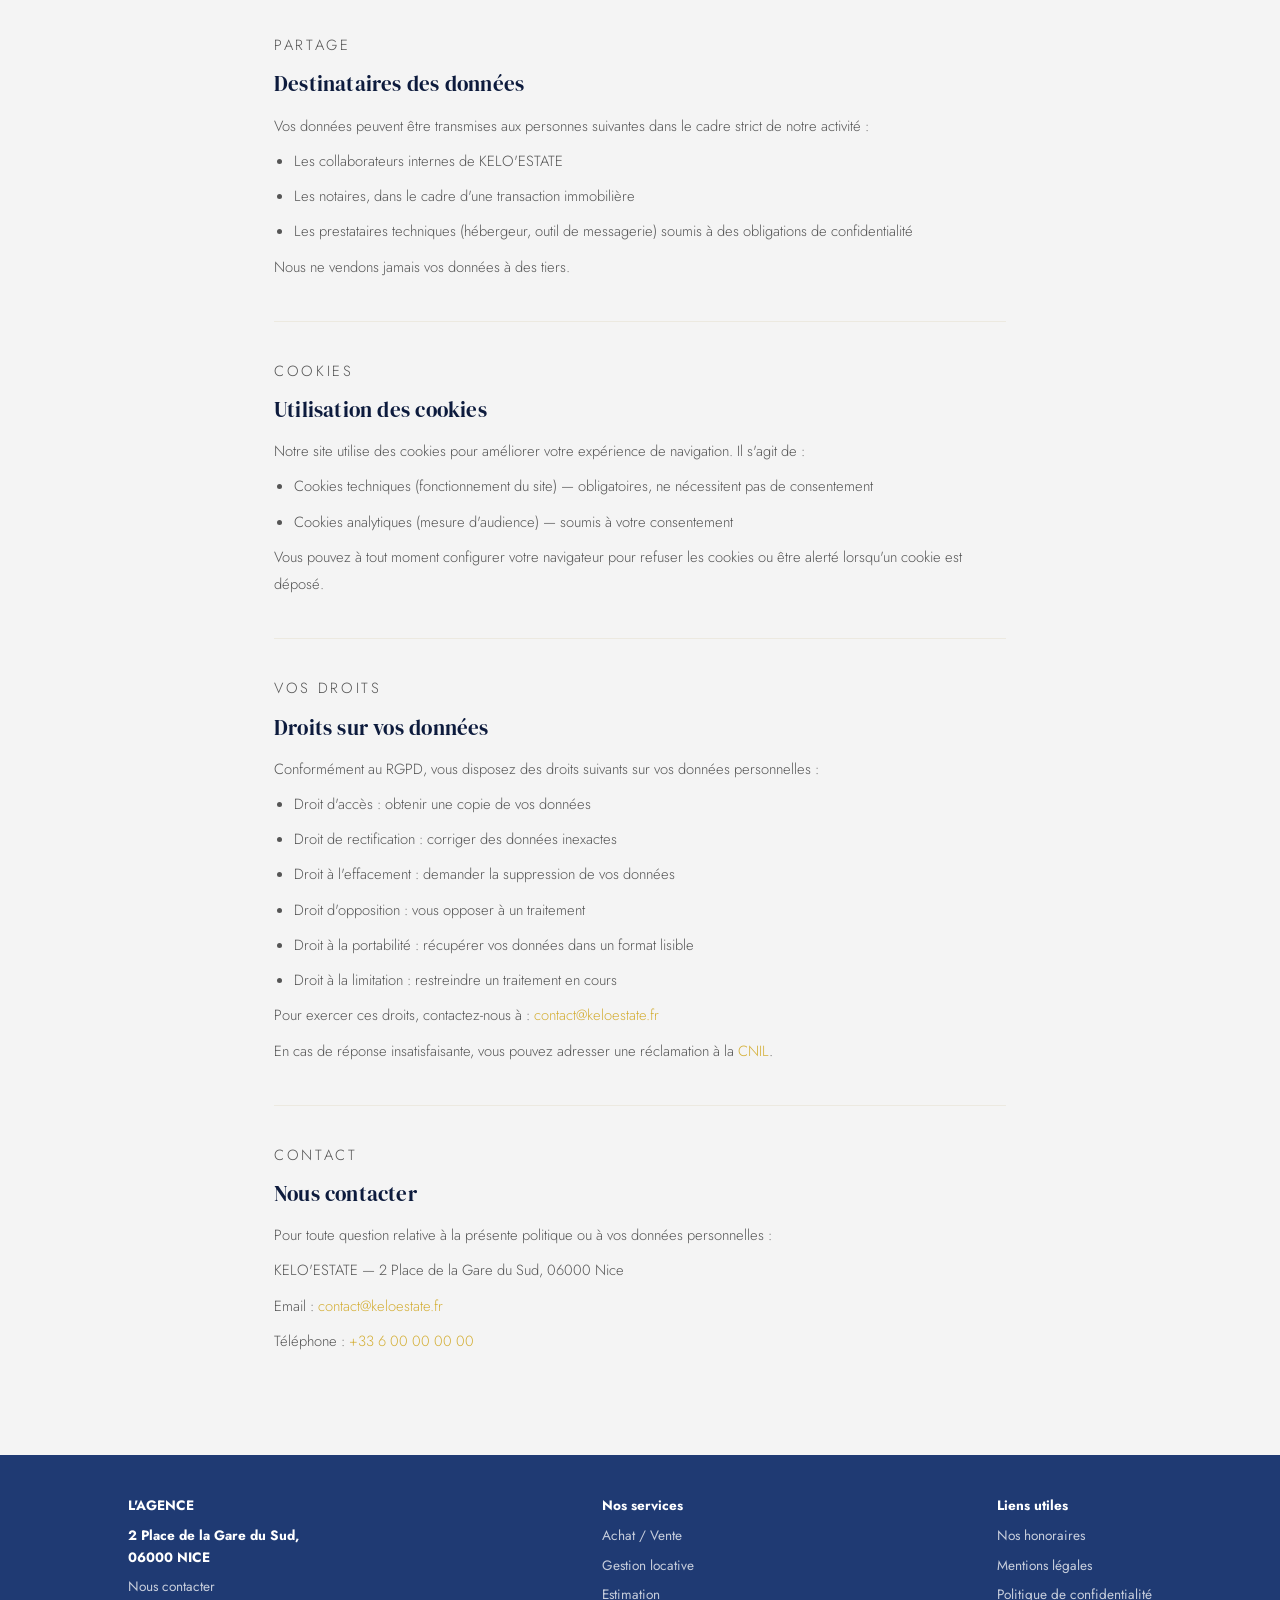
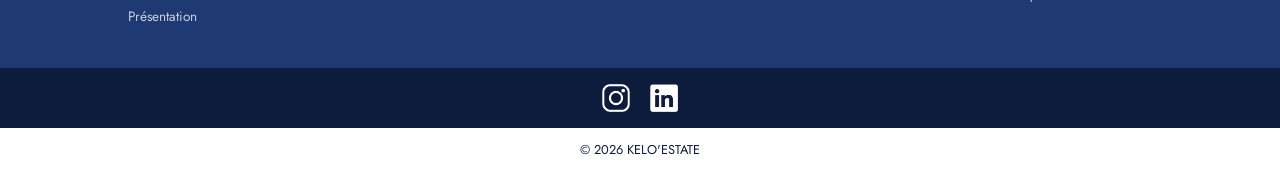
<file: politiques-confidentialite.html>
<!DOCTYPE html>
<html lang="fr">

<head>
<meta charset="UTF-8">
<meta name="viewport" content="width=device-width, initial-scale=1.0">
<title>Politique de confidentialité — KELO'ESTATE</title>
<link rel="stylesheet" href="css/style.css">

<style>

*, *::before, *::after { box-sizing: border-box; }

.legal-section {
    max-width: 780px;
    margin: 120px auto 100px auto;
    padding: 0 24px;
    animation: fadeUp 0.6s ease both;
}

.legal-title {
    font-family: 'DM Serif Display', serif;
    font-size: clamp(2rem, 5vw, 2.8rem);
    font-weight: 400;
    color: #0D1B3D;
    margin: 0 0 10px 0;
    letter-spacing: 0.02em;
}

.legal-subtitle {
    font-family: 'Jost', sans-serif;
    font-size: 0.85rem;
    font-weight: 300;
    color: #aaa;
    text-transform: uppercase;
    letter-spacing: 0.18em;
    margin: 0 0 52px 0;
}

.legal-block {
    margin-bottom: 40px;
}

.legal-block-label {
    font-family: 'Jost', sans-serif;
    font-size: 0.78rem;
    font-weight: 500;
    text-transform: uppercase;
    letter-spacing: 0.18em;
    color: #D4AF37;
    margin-bottom: 10px;
}

.legal-block h2 {
    font-family: 'DM Serif Display', serif;
    font-size: 1.3rem;
    font-weight: 400;
    color: #0D1B3D;
    margin: 0 0 12px 0;
}

.legal-block p,
.legal-block li {
    font-family: 'Jost', sans-serif;
    font-size: 0.92rem;
    font-weight: 300;
    color: #555;
    line-height: 1.85;
    margin: 0 0 8px 0;
}

.legal-block ul {
    padding-left: 20px;
    margin: 8px 0 0 0;
}

.legal-block a {
    color: #D4AF37;
    text-decoration: none;
}

.legal-block a:hover { text-decoration: underline; }

.legal-divider {
    border: none;
    border-top: 1px solid #ece9e0;
    margin: 36px 0;
}

@keyframes fadeUp {
    from { opacity: 0; transform: translateY(20px); }
    to   { opacity: 1; transform: translateY(0); }
}

</style>
</head>

<body>

<!-- NAV BAR -->
<nav class="navbar">
  <div class="logo">
    <a href="index.html"><img src="images/logo2.jpeg" alt="logo"></a>
  </div>
  <div class="hamburger">
    <span></span><span></span><span></span>
  </div>
  <div class="menu">
    <a href="index.html">Accueil</a>
    <a href="achat-vente.html">Achat / Vente</a>
    <a href="gestion.html">Gestion locative</a>
    <a href="estimation.html">Estimation</a>
    <a href="contact.html">Contact</a>
  </div>
</nav>

<!-- CONTENU -->
<section class="legal-section">

    <h1 class="legal-title">Politique de confidentialité</h1>
    <p class="legal-subtitle">Dernière mise à jour : janvier 2026</p>

    <div class="legal-block">
        <p class="legal-block-label">Introduction</p>
        <h2>Notre engagement</h2>
        <p>KELO'ESTATE, S.A.S au capital de [À compléter] €, dont le siège social est situé 2 Place de la Gare du Sud, 06000 Nice (SIRET : 992 666 636 00012), est responsable du traitement de vos données personnelles.</p>
        <p>Nous nous engageons à protéger votre vie privée et à traiter vos données personnelles en conformité avec le Règlement Général sur la Protection des Données (RGPD) et la loi Informatique et Libertés.</p>
    </div>

    <hr class="legal-divider">

    <div class="legal-block">
        <p class="legal-block-label">Collecte</p>
        <h2>Données collectées</h2>
        <p>Dans le cadre de notre activité immobilière en Bretagne et sur la Côte d'Azur, nous collectons les données suivantes :</p>
        <ul>
            <li>Nom et prénom</li>
            <li>Adresse email</li>
            <li>Numéro de téléphone</li>
            <li>Adresse postale (dans le cadre d'une estimation ou d'un mandat)</li>
            <li>Informations relatives à votre projet immobilier (type de bien, budget, localisation souhaitée)</li>
            <li>Données de navigation sur notre site (cookies)</li>
        </ul>
    </div>

    <hr class="legal-divider">

    <div class="legal-block">
        <p class="legal-block-label">Finalités</p>
        <h2>Pourquoi collectons-nous ces données ?</h2>
        <p>Vos données sont collectées pour les finalités suivantes :</p>
        <ul>
            <li>Répondre à vos demandes de contact ou d'estimation</li>
            <li>Vous proposer des biens correspondant à vos critères de recherche</li>
            <li>Gérer la relation contractuelle dans le cadre d'un mandat de vente ou de gestion</li>
            <li>Respecter nos obligations légales en tant qu'agence immobilière (loi Hoguet)</li>
            <li>Vous envoyer des communications commerciales avec votre consentement</li>
        </ul>
    </div>

    <hr class="legal-divider">

    <div class="legal-block">
        <p class="legal-block-label">Conservation</p>
        <h2>Durée de conservation</h2>
        <p>Vos données sont conservées pendant les durées suivantes :</p>
        <ul>
            <li>Données de contact (demande simple) : 3 ans à compter du dernier contact</li>
            <li>Données contractuelles (mandat, bail) : 10 ans à compter de la fin du contrat, conformément aux obligations légales</li>
            <li>Données de prospection commerciale : 3 ans sans interaction de votre part</li>
            <li>Données de navigation (cookies) : 13 mois maximum</li>
        </ul>
    </div>

    <hr class="legal-divider">

    <div class="legal-block">
        <p class="legal-block-label">Partage</p>
        <h2>Destinataires des données</h2>
        <p>Vos données peuvent être transmises aux personnes suivantes dans le cadre strict de notre activité :</p>
        <ul>
            <li>Les collaborateurs internes de KELO'ESTATE</li>
            <li>Les notaires, dans le cadre d'une transaction immobilière</li>
            <li>Les prestataires techniques (hébergeur, outil de messagerie) soumis à des obligations de confidentialité</li>
        </ul>
        <p>Nous ne vendons jamais vos données à des tiers.</p>
    </div>

    <hr class="legal-divider">

    <div class="legal-block">
        <p class="legal-block-label">Cookies</p>
        <h2>Utilisation des cookies</h2>
        <p>Notre site utilise des cookies pour améliorer votre expérience de navigation. Il s'agit de :</p>
        <ul>
            <li>Cookies techniques (fonctionnement du site) — obligatoires, ne nécessitent pas de consentement</li>
            <li>Cookies analytiques (mesure d'audience) — soumis à votre consentement</li>
        </ul>
        <p>Vous pouvez à tout moment configurer votre navigateur pour refuser les cookies ou être alerté lorsqu'un cookie est déposé.</p>
    </div>

    <hr class="legal-divider">

    <div class="legal-block">
        <p class="legal-block-label">Vos droits</p>
        <h2>Droits sur vos données</h2>
        <p>Conformément au RGPD, vous disposez des droits suivants sur vos données personnelles :</p>
        <ul>
            <li>Droit d'accès : obtenir une copie de vos données</li>
            <li>Droit de rectification : corriger des données inexactes</li>
            <li>Droit à l'effacement : demander la suppression de vos données</li>
            <li>Droit d'opposition : vous opposer à un traitement</li>
            <li>Droit à la portabilité : récupérer vos données dans un format lisible</li>
            <li>Droit à la limitation : restreindre un traitement en cours</li>
        </ul>
        <p>Pour exercer ces droits, contactez-nous à : <a href="mailto:contact@keloestate.fr">contact@keloestate.fr</a></p>
        <p>En cas de réponse insatisfaisante, vous pouvez adresser une réclamation à la <a href="https://www.cnil.fr" target="_blank">CNIL</a>.</p>
    </div>

    <hr class="legal-divider">

    <div class="legal-block">
        <p class="legal-block-label">Contact</p>
        <h2>Nous contacter</h2>
        <p>Pour toute question relative à la présente politique ou à vos données personnelles :</p>
        <p>KELO'ESTATE — 2 Place de la Gare du Sud, 06000 Nice</p>
        <p>Email : <a href="mailto:contact@keloestate.fr">contact@keloestate.fr</a></p>
        <p>Téléphone : <a href="tel:+33600000000">+33 6 00 00 00 00</a></p>
    </div>

</section>

<!-- FOOTER -->
<footer>
  <div class="footer-light">
    <div class="footer-column">
      <p><strong>L'AGENCE</strong></p>
      <p><strong>2 Place de la Gare du Sud,<br>06000 NICE</strong></p>
      <p><a href="contact.html">Nous contacter</a></p>
      <p><a href="presentation.html">Présentation</a></p>
    </div>
    <div class="footer-column">
      <p><strong>Nos services</strong></p>
      <p><a href="achat-vente.html">Achat / Vente</a></p>
      <p><a href="gestion.html">Gestion locative</a></p>
      <p><a href="estimation.html">Estimation</a></p>
    </div>
    <div class="footer-column">
      <p><strong>Liens utiles</strong></p>
      <p><a href="honoraires.html">Nos honoraires</a></p>
      <p><a href="mentions-legales.html">Mentions légales</a></p>
      <p><a href="politiques-confidentialite.html">Politique de confidentialité</a></p>
    </div>
  </div>
  <div class="footer-top">
    <div class="socials">
      <a href="https://www.instagram.com/keloestate/" target="_blank"><img src="images/insta.png" alt="Instagram"></a>
      <a href="https://www.linkedin.com/in/toncompte" target="_blank"><img src="images/linkedin.png" alt="LinkedIn"></a>
    </div>
  </div>
  <div class="footer-bottom">
    <p>© 2026 KELO'ESTATE</p>
  </div>
</footer>

<script>
document.querySelector(".hamburger").addEventListener("click", () => {
    document.querySelector(".menu").classList.toggle("active");
    document.querySelector(".hamburger").classList.toggle("open");
});
</script>

</body>
</html>
</file>
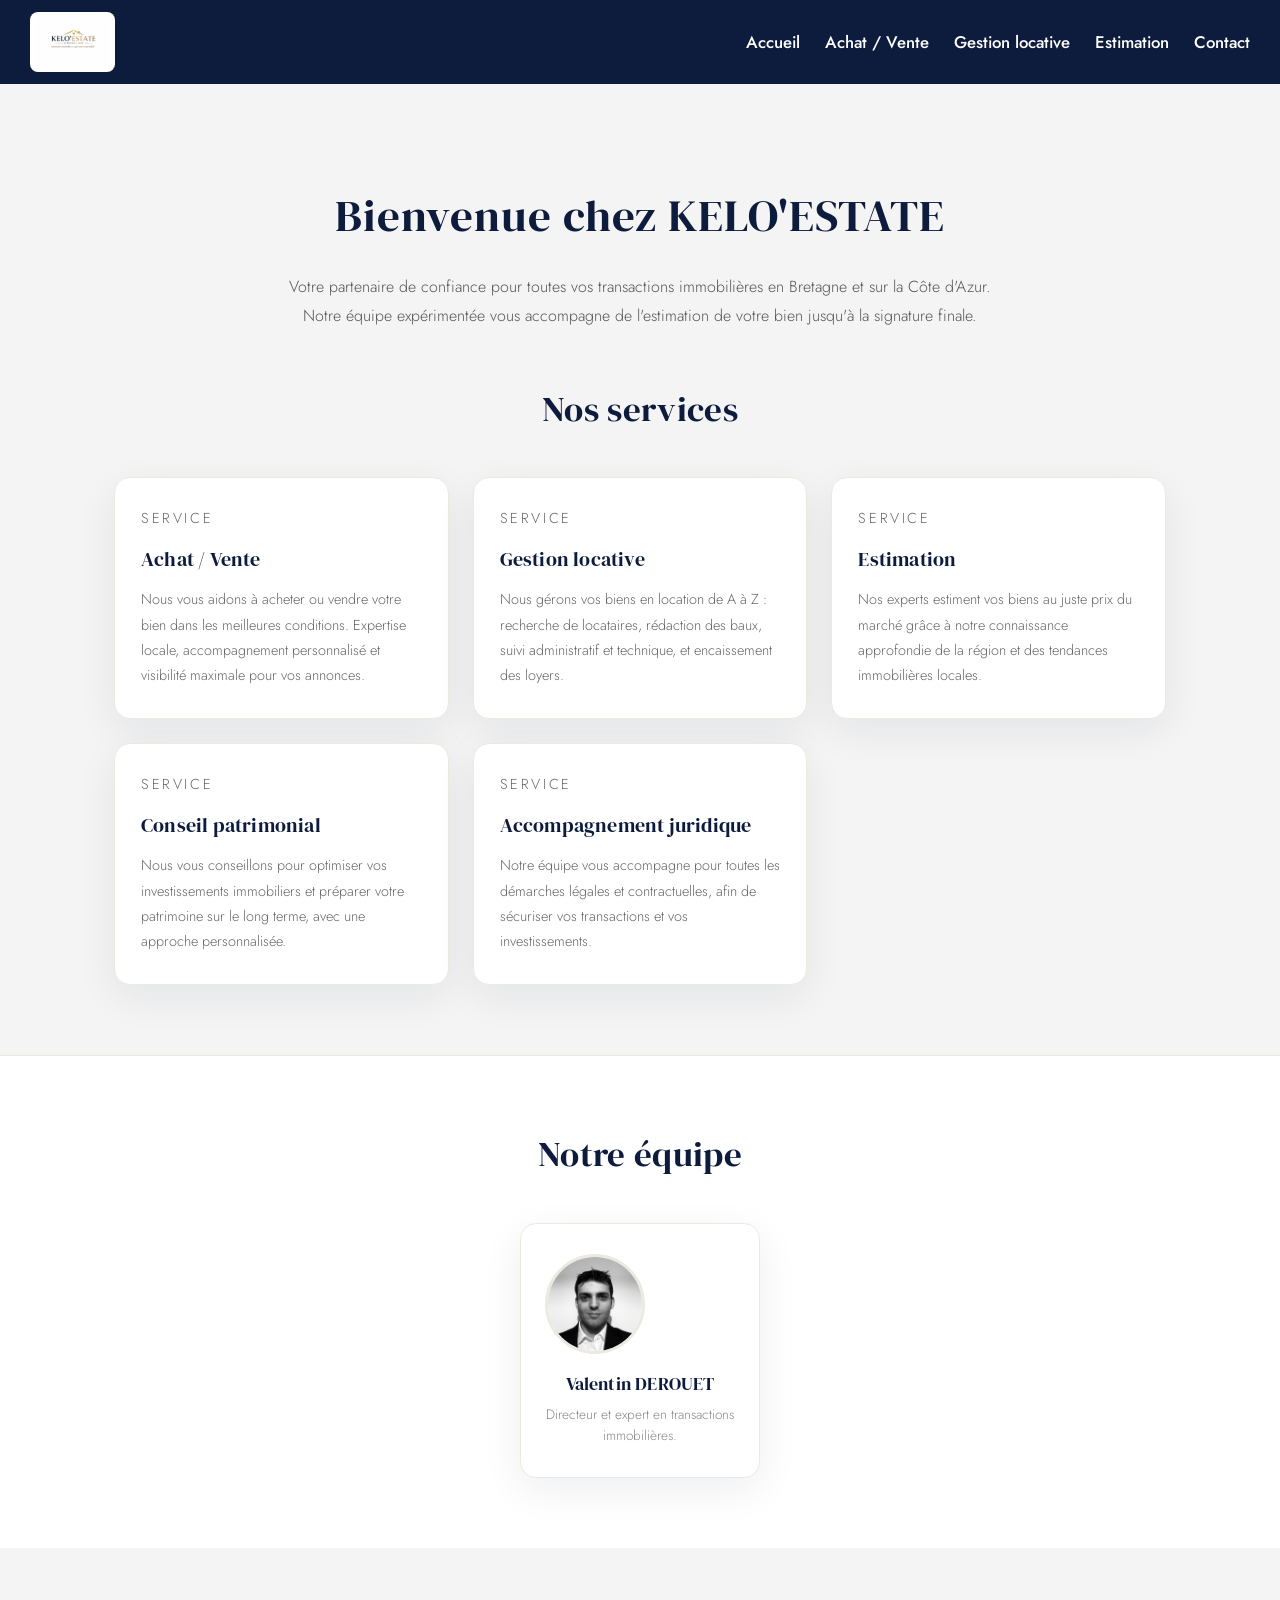
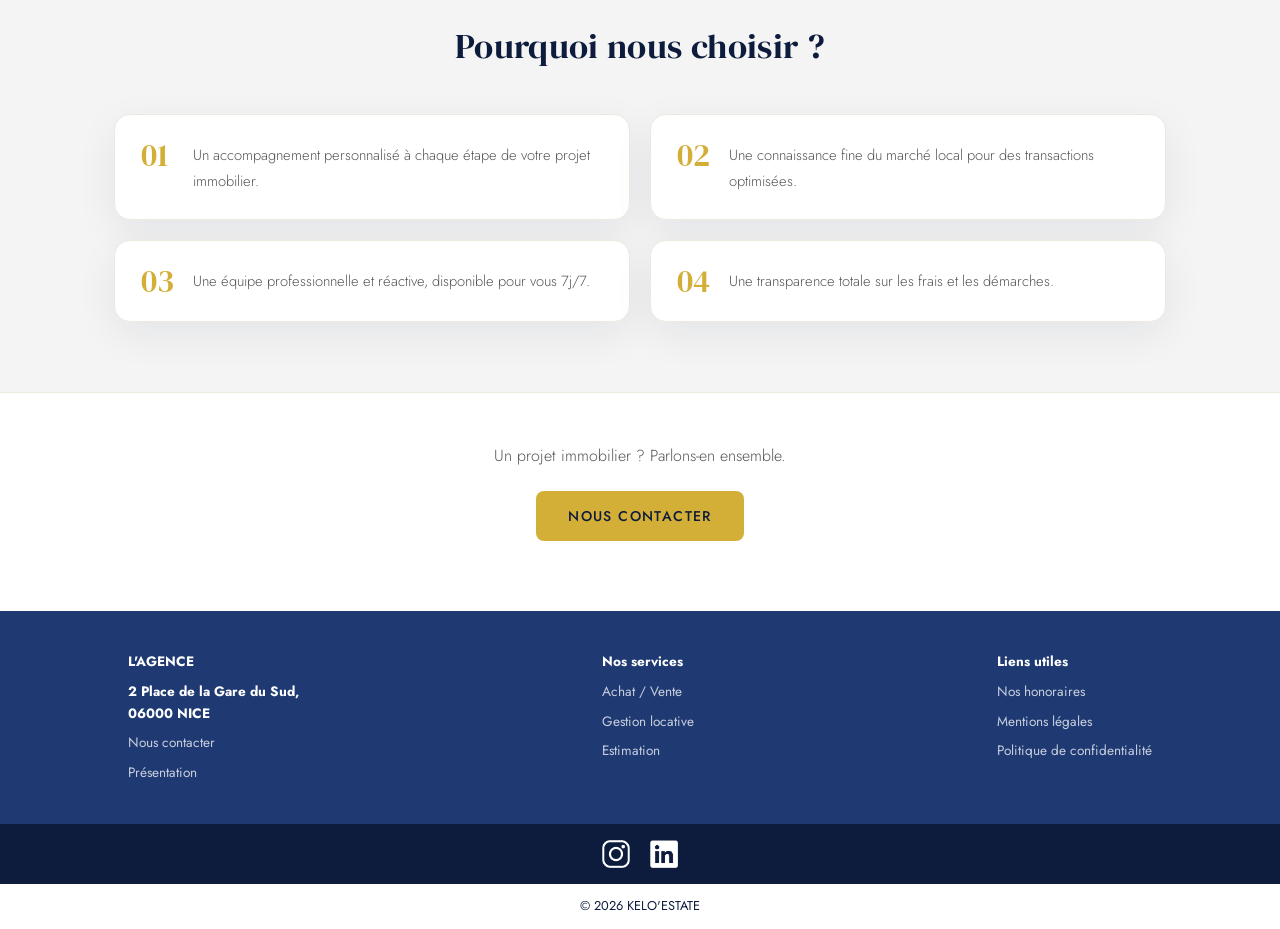
<file: presentation.html>
<!DOCTYPE html>
<html lang="fr">

<head>
<meta charset="UTF-8">
<meta name="viewport" content="width=device-width, initial-scale=1.0">
<title>Présentation — KELO'ESTATE</title>
<link rel="stylesheet" href="css/style.css">

<style>

*, *::before, *::after { box-sizing: border-box; }

/* ============================= */
/* INTRO                         */
/* ============================= */

.pres-intro {
    max-width: 780px;
    margin: 120px auto 0 auto;
    padding: 60px 24px 50px 24px;
    text-align: center;
}

.pres-intro h1 {
    font-family: 'DM Serif Display', serif;
    font-size: clamp(2rem, 5vw, 2.8rem);
    font-weight: 400;
    color: #0D1B3D;
    margin-bottom: 20px;
    letter-spacing: 0.02em;
}

.pres-intro p {
    font-family: 'Jost', sans-serif;
    font-size: 1rem;
    font-weight: 300;
    color: #555;
    line-height: 1.85;
}

/* ============================= */
/* SECTION GÉNÉRIQUE             */
/* ============================= */

.pres-section {
    max-width: 1100px;
    margin: 0 auto;
    padding: 0 24px 70px 24px;
}

.pres-section-title {
    font-family: 'DM Serif Display', serif;
    font-size: clamp(1.6rem, 4vw, 2.2rem);
    font-weight: 400;
    color: #0D1B3D;
    text-align: center;
    margin-bottom: 40px;
    letter-spacing: 0.01em;
}

/* ============================= */
/* CARDS SERVICES                */
/* ============================= */

.pres-grid {
    display: grid;
    grid-template-columns: repeat(3, 1fr);
    gap: 24px;
}

.pres-card {
    background: white;
    border-radius: 16px;
    border: 1px solid #ece9e0;
    box-shadow: 0 12px 40px rgba(13, 27, 61, 0.07);
    padding: 28px 26px 30px 26px;
    transition: transform 0.3s ease, box-shadow 0.3s ease;
    animation: fadeUp 0.6s ease both;
}

.pres-card:nth-child(2) { animation-delay: 0.06s; }
.pres-card:nth-child(3) { animation-delay: 0.12s; }
.pres-card:nth-child(4) { animation-delay: 0.18s; }
.pres-card:nth-child(5) { animation-delay: 0.24s; }

.pres-card:hover {
    transform: translateY(-6px);
    box-shadow: 0 16px 45px rgba(13, 27, 61, 0.12);
}

.pres-card-label {
    font-family: 'Jost', sans-serif;
    font-size: 0.78rem;
    font-weight: 500;
    text-transform: uppercase;
    letter-spacing: 0.18em;
    color: #D4AF37;
    margin-bottom: 12px;
}

.pres-card h3 {
    font-family: 'DM Serif Display', serif;
    font-size: 1.25rem;
    font-weight: 400;
    color: #0D1B3D;
    margin-bottom: 12px;
}

.pres-card p {
    font-family: 'Jost', sans-serif;
    font-size: 0.9rem;
    font-weight: 300;
    color: #666;
    line-height: 1.75;
}

/* ============================= */
/* ÉQUIPE                        */
/* ============================= */

.team-section {
    background: white;
    border-top: 1px solid #ece9e0;
    padding: 70px 24px;
}

.team-inner {
    max-width: 1100px;
    margin: 0 auto;
    text-align: center;
}

.team-grid {
    display: flex;
    flex-wrap: wrap;
    gap: 28px;
    justify-content: center;
    margin-top: 40px;
}

.team-card {
    background: white;
    border-radius: 16px;
    border: 1px solid #ece9e0;
    box-shadow: 0 12px 40px rgba(13, 27, 61, 0.07);
    padding: 30px 24px;
    flex: 0 0 240px;
    text-align: center;
    transition: transform 0.3s ease, box-shadow 0.3s ease;
    animation: fadeUp 0.6s ease both;
}

.team-card:hover {
    transform: translateY(-6px);
    box-shadow: 0 16px 45px rgba(13, 27, 61, 0.12);
}

.team-card img {
    width: 100px;
    height: 100px;
    object-fit: cover;
    border-radius: 50%;
    margin-bottom: 16px;
    border: 3px solid #ece9e0;
}

.team-card h4 {
    font-family: 'DM Serif Display', serif;
    font-size: 1.1rem;
    font-weight: 400;
    color: #0D1B3D;
    margin-bottom: 6px;
}

.team-card p {
    font-family: 'Jost', sans-serif;
    font-size: 0.85rem;
    font-weight: 300;
    color: #888;
    line-height: 1.6;
}

/* ============================= */
/* POURQUOI NOUS                 */
/* ============================= */

.why-section {
    max-width: 1100px;
    margin: 0 auto;
    padding: 70px 24px;
}

.why-grid {
    display: grid;
    grid-template-columns: repeat(2, 1fr);
    gap: 20px;
    margin-top: 40px;
}

.why-item {
    background: white;
    border-radius: 16px;
    border: 1px solid #ece9e0;
    box-shadow: 0 12px 40px rgba(13, 27, 61, 0.07);
    padding: 24px 26px;
    display: flex;
    align-items: flex-start;
    gap: 16px;
    animation: fadeUp 0.6s ease both;
    transition: transform 0.3s ease, box-shadow 0.3s ease;
}

.why-item:nth-child(2) { animation-delay: 0.06s; }
.why-item:nth-child(3) { animation-delay: 0.12s; }
.why-item:nth-child(4) { animation-delay: 0.18s; }

.why-item:hover {
    transform: translateY(-4px);
    box-shadow: 0 16px 45px rgba(13, 27, 61, 0.1);
}

.why-number {
    font-family: 'DM Serif Display', serif;
    font-size: 2rem;
    font-weight: 400;
    color: #D4AF37;
    line-height: 1;
    flex-shrink: 0;
    width: 36px;
}

.why-item p {
    font-family: 'Jost', sans-serif;
    font-size: 0.92rem;
    font-weight: 300;
    color: #555;
    line-height: 1.75;
    margin: 4px 0 0 0;
}

/* ============================= */
/* CTA                           */
/* ============================= */

.gestion-cta {
    text-align: center;
    padding: 50px 24px 70px 24px;
    border-top: 1px solid #ece9e0;
    background: white;
}

.gestion-cta p {
    font-family: 'Jost', sans-serif;
    font-size: 1rem;
    font-weight: 300;
    color: #555;
    margin-bottom: 22px;
}

.gestion-cta a {
    display: inline-block;
    background: #D4AF37;
    color: #0D1B3D;
    font-family: 'Jost', sans-serif;
    font-weight: 500;
    font-size: 0.88rem;
    letter-spacing: 0.1em;
    text-transform: uppercase;
    padding: 14px 32px;
    border-radius: 8px;
    text-decoration: none;
    transition: background 0.3s;
}

.gestion-cta a:hover { background: #b99a2f; }

/* ============================= */
/* ANIMATION                     */
/* ============================= */

@keyframes fadeUp {
    from { opacity: 0; transform: translateY(20px); }
    to   { opacity: 1; transform: translateY(0); }
}

/* ============================= */
/* RESPONSIVE                    */
/* ============================= */

@media (max-width: 900px) {
    .pres-grid { grid-template-columns: repeat(2, 1fr); }
    .why-grid  { grid-template-columns: 1fr; }
}

@media (max-width: 600px) {
    .pres-grid { grid-template-columns: 1fr; }
}

</style>
</head>

<body>

<!-- NAV BAR -->
<nav class="navbar">
  <div class="logo">
    <a href="index.html">
      <img src="images/logo2.jpeg" alt="logo">
    </a>
  </div>
  <div class="hamburger">
    <span></span><span></span><span></span>
  </div>
  <div class="menu">
    <a href="index.html">Accueil</a>
    <a href="achat-vente.html">Achat / Vente</a>
    <a href="gestion.html">Gestion locative</a>
    <a href="estimation.html">Estimation</a>
    <a href="contact.html">Contact</a>
  </div>
</nav>

<!-- INTRO -->
<section class="pres-intro">
    <h1>Bienvenue chez KELO'ESTATE</h1>
    <p>Votre partenaire de confiance pour toutes vos transactions immobilières en Bretagne et sur la Côte d'Azur. Notre équipe expérimentée vous accompagne de l'estimation de votre bien jusqu'à la signature finale.</p>
</section>

<!-- SERVICES -->
<section class="pres-section">
    <h2 class="pres-section-title">Nos services</h2>
    <div class="pres-grid">

        <div class="pres-card">
            <p class="pres-card-label">Service</p>
            <h3>Achat / Vente</h3>
            <p>Nous vous aidons à acheter ou vendre votre bien dans les meilleures conditions. Expertise locale, accompagnement personnalisé et visibilité maximale pour vos annonces.</p>
        </div>

        <div class="pres-card">
            <p class="pres-card-label">Service</p>
            <h3>Gestion locative</h3>
            <p>Nous gérons vos biens en location de A à Z : recherche de locataires, rédaction des baux, suivi administratif et technique, et encaissement des loyers.</p>
        </div>

        <div class="pres-card">
            <p class="pres-card-label">Service</p>
            <h3>Estimation</h3>
            <p>Nos experts estiment vos biens au juste prix du marché grâce à notre connaissance approfondie de la région et des tendances immobilières locales.</p>
        </div>

        <div class="pres-card">
            <p class="pres-card-label">Service</p>
            <h3>Conseil patrimonial</h3>
            <p>Nous vous conseillons pour optimiser vos investissements immobiliers et préparer votre patrimoine sur le long terme, avec une approche personnalisée.</p>
        </div>

        <div class="pres-card">
            <p class="pres-card-label">Service</p>
            <h3>Accompagnement juridique</h3>
            <p>Notre équipe vous accompagne pour toutes les démarches légales et contractuelles, afin de sécuriser vos transactions et vos investissements.</p>
        </div>

    </div>
</section>

<!-- ÉQUIPE -->
<section class="team-section">
    <div class="team-inner">
        <h2 class="pres-section-title">Notre équipe</h2>
        <div class="team-grid">

            <div class="team-card">
                <img src="images/val.jpg" alt="Valentin DEROUET">
                <h4>Valentin DEROUET</h4>
                <p>Directeur et expert en transactions immobilières.</p>
            </div>

        </div>
    </div>
</section>

<!-- POURQUOI NOUS -->
<section class="why-section">
    <h2 class="pres-section-title">Pourquoi nous choisir ?</h2>
    <div class="why-grid">

        <div class="why-item">
            <span class="why-number">01</span>
            <p>Un accompagnement personnalisé à chaque étape de votre projet immobilier.</p>
        </div>

        <div class="why-item">
            <span class="why-number">02</span>
            <p>Une connaissance fine du marché local pour des transactions optimisées.</p>
        </div>

        <div class="why-item">
            <span class="why-number">03</span>
            <p>Une équipe professionnelle et réactive, disponible pour vous 7j/7.</p>
        </div>

        <div class="why-item">
            <span class="why-number">04</span>
            <p>Une transparence totale sur les frais et les démarches.</p>
        </div>

    </div>
</section>

<!-- CTA -->
<section class="gestion-cta">
    <p>Un projet immobilier ? Parlons-en ensemble.</p>
    <a href="contact.html">Nous contacter</a>
</section>

<!-- FOOTER -->
<footer>
  <div class="footer-light">
    <div class="footer-column">
      <p><strong>L'AGENCE</strong></p>
      <p><strong>2 Place de la Gare du Sud,<br>06000 NICE</strong></p>
      <p><a href="contact.html">Nous contacter</a></p>
      <p><a href="presentation.html">Présentation</a></p>
    </div>
    <div class="footer-column">
      <p><strong>Nos services</strong></p>
      <p><a href="achat-vente.html">Achat / Vente</a></p>
      <p><a href="gestion.html">Gestion locative</a></p>
      <p><a href="estimation.html">Estimation</a></p>
    </div>
    <div class="footer-column">
      <p><strong>Liens utiles</strong></p>
      <p><a href="honoraires.html">Nos honoraires</a></p>
      <p><a href="mentions-legales.html">Mentions légales</a></p>
      <p><a href="politiques-confidentialite.html">Politique de confidentialité</a></p>
    </div>
  </div>
  <div class="footer-top">
    <div class="socials">
      <a href="https://www.instagram.com/keloestate/" target="_blank"><img src="images/insta.png" alt="Instagram"></a>
      <a href="https://www.linkedin.com/in/toncompte" target="_blank"><img src="images/linkedin.png" alt="LinkedIn"></a>
    </div>
  </div>
  <div class="footer-bottom">
    <p>© 2026 KELO'ESTATE</p>
  </div>
</footer>

<script>
document.querySelector(".hamburger").addEventListener("click", () => {
    document.querySelector(".menu").classList.toggle("active");
    document.querySelector(".hamburger").classList.toggle("open");
});
</script>

</body>
</html>
</file>
<file: css/style.css>
@import url('https://fonts.googleapis.com/css2?family=DM+Serif+Display:ital@0;1&family=Jost:wght@300;400;500&display=swap');

/* ============================= */
/* RESET                         */
/* ============================= */

*, *::before, *::after {
    margin: 0;
    padding: 0;
    box-sizing: border-box;
}

/* ============================= */
/* BASE                          */
/* ============================= */

body {
    font-family: 'Jost', sans-serif;
    font-weight: 400;
    background: #f4f4f4;
    color: #0D1B3D;
    line-height: 1.6;
}

h1, h2, h3, h4, h5, h6 {
    font-family: 'DM Serif Display', serif;
    font-weight: 400;
    letter-spacing: 0.01em;
}

img {
    max-width: 100%;
    height: auto;
    display: block;
}

a {
    text-decoration: none;
    color: inherit;
}

/* ============================= */
/* NAVBAR                        */
/* ============================= */

.navbar {
    position: fixed;
    top: 0;
    left: 0;
    width: 100%;
    background: #0D1B3D;
    display: flex;
    justify-content: space-between;
    align-items: center;
    padding: 12px 30px;
    z-index: 1000;
}

.logo img {
    height: 60px;
    background: white;
    padding: 5px;
    border-radius: 8px;
}

.menu {
    display: flex;
    gap: 25px;
}

.menu a {
    color: white;
    font-family: 'Jost', sans-serif;
    font-weight: 500;
    font-size: clamp(0.9rem, 2vw, 1.05rem);
    position: relative;
    text-decoration: none;
}

.menu a::after {
    content: '';
    position: absolute;
    left: 0;
    bottom: -5px;
    width: 0;
    height: 2px;
    background: #D4AF37;
    transition: width 0.3s;
}

.menu a:hover::after { width: 100%; }

/* Hamburger */
.hamburger {
    display: none;
    width: 30px;
    height: 24px;
    cursor: pointer;
    flex-direction: column;
    justify-content: space-between;
    z-index: 1001;
}

.hamburger span {
    display: block;
    height: 3px;
    background: white;
    border-radius: 2px;
    transition: all 0.4s ease;
    transform-origin: center;
}

.hamburger.open span:nth-child(1) { transform: rotate(45deg) translateY(15px); }
.hamburger.open span:nth-child(2) { opacity: 0; }
.hamburger.open span:nth-child(3) { transform: rotate(-45deg) translateY(-15px); }

/* ============================= */
/* HERO (index.html)             */
/* ============================= */

.hero {
    position: relative;
    min-height: 100vh;
    display: flex;
    align-items: flex-end;
    overflow: hidden;
}

.hero-bg {
    position: absolute;
    inset: 0;
    background-image: url('../images/hero.jpg');
    background-size: cover;
    background-position: center;
    transform: scale(1.05);
    animation: heroZoom 8s ease forwards;
}

@keyframes heroZoom { to { transform: scale(1); } }

.hero-overlay {
    position: absolute;
    inset: 0;
    background: linear-gradient(
        to top,
        rgba(13, 27, 61, 0.92) 0%,
        rgba(13, 27, 61, 0.5) 50%,
        rgba(13, 27, 61, 0.1) 100%
    );
}

.hero-content {
    position: relative;
    z-index: 2;
    width: 100%;
    max-width: 1100px;
    margin: 0 auto;
    padding: 0 40px 80px 40px;
}

.hero-label {
    display: block;
    font-family: 'Jost', sans-serif;
    font-size: 0.78rem;
    font-weight: 500;
    text-transform: uppercase;
    letter-spacing: 0.22em;
    color: #D4AF37;
    margin-bottom: 20px;
    opacity: 0;
    animation: fadeUp 0.8s 0.3s ease forwards;
}

.hero-content h1 {
    font-family: 'DM Serif Display', serif;
    font-size: clamp(2.4rem, 6vw, 4.8rem);
    font-weight: 400;
    color: white;
    line-height: 1.1;
    max-width: 780px;
    margin-bottom: 24px;
    opacity: 0;
    animation: fadeUp 0.8s 0.5s ease forwards;
}

.hero-content h1 em { font-style: italic; color: #D4AF37; }

.hero-content > p {
    font-family: 'Jost', sans-serif;
    font-size: 1.05rem;
    font-weight: 300;
    color: rgba(255,255,255,0.75);
    margin-bottom: 36px;
    max-width: 520px;
    opacity: 0;
    animation: fadeUp 0.8s 0.7s ease forwards;
}

.hero-btns {
    display: flex;
    gap: 16px;
    flex-wrap: wrap;
    opacity: 0;
    animation: fadeUp 0.8s 0.9s ease forwards;
}

.cta-primary {
    font-family: 'Jost', sans-serif;
    display: inline-block;
    padding: 15px 34px;
    background: #D4AF37;
    color: #0D1B3D;
    text-decoration: none;
    border-radius: 8px;
    font-weight: 600;
    font-size: 0.88rem;
    letter-spacing: 0.1em;
    text-transform: uppercase;
    transition: background 0.3s, transform 0.2s;
}
.cta-primary:hover { background: #b99a2f; transform: translateY(-2px); }

.cta-secondary {
    font-family: 'Jost', sans-serif;
    display: inline-block;
    padding: 15px 34px;
    background: transparent;
    color: white;
    text-decoration: none;
    border-radius: 8px;
    border: 1.5px solid rgba(255,255,255,0.4);
    font-weight: 400;
    font-size: 0.88rem;
    letter-spacing: 0.1em;
    text-transform: uppercase;
    transition: border-color 0.3s, background 0.3s;
}
.cta-secondary:hover { border-color: white; background: rgba(255,255,255,0.08); }

/* Scroll indicator */
.hero-scroll {
    position: absolute;
    bottom: 32px;
    right: 40px;
    z-index: 2;
    display: flex;
    flex-direction: column;
    align-items: center;
    gap: 8px;
    opacity: 0;
    animation: fadeUp 1s 1.2s ease forwards;
}
.hero-scroll span {
    font-family: 'Jost', sans-serif;
    font-size: 0.7rem;
    letter-spacing: 0.2em;
    text-transform: uppercase;
    color: rgba(255,255,255,0.4);
    writing-mode: vertical-rl;
}
.hero-scroll-line {
    width: 1px;
    height: 50px;
    background: linear-gradient(to bottom, rgba(255,255,255,0.4), transparent);
    animation: scrollLine 2s ease infinite;
}
@keyframes scrollLine {
    0%, 100% { opacity: 0.4; }
    50% { opacity: 1; }
}

/* ============================= */
/* STATS STRIP                   */
/* ============================= */

.stats-strip {
    background: #0D1B3D;
    padding: 32px 24px;
}

.stats-inner {
    max-width: 1100px;
    margin: 0 auto;
    display: grid;
    grid-template-columns: repeat(3, 1fr);
    text-align: center;
}

.stat-item {
    padding: 12px 24px;
    border-right: 1px solid rgba(255,255,255,0.1);
}
.stat-item:last-child { border-right: none; }

.stat-number {
    font-family: 'DM Serif Display', serif;
    font-size: 2.2rem;
    font-weight: 400;
    color: #D4AF37;
    display: block;
    line-height: 1;
    margin-bottom: 6px;
}
.stat-label {
    font-family: 'Jost', sans-serif;
    font-size: 0.78rem;
    font-weight: 300;
    color: rgba(255,255,255,0.5);
    text-transform: uppercase;
    letter-spacing: 0.14em;
}

/* ============================= */
/* SECTION HEADER COMMUN         */
/* ============================= */

.section-header {
    display: flex;
    flex-direction: column;
    align-items: center;
    text-align: center;
    margin-bottom: 52px;
}

.section-label {
    font-family: 'Jost', sans-serif;
    font-size: 0.78rem;
    font-weight: 500;
    text-transform: uppercase;
    letter-spacing: 0.22em;
    color: #D4AF37;
    margin-bottom: 12px;
}

.section-header h2 {
    font-family: 'DM Serif Display', serif;
    font-size: clamp(1.8rem, 4vw, 2.6rem);
    font-weight: 400;
    color: #0D1B3D;
    letter-spacing: 0.01em;
}

.section-header.light h2 { color: white; }
.section-header.light .section-label { color: rgba(212, 175, 55, 0.85); }

/* ============================= */
/* SERVICES (index)              */
/* ============================= */

.services-section {
    padding: 90px 24px 80px 24px;
    background: #f4f4f4;
}

.services-inner {
    max-width: 1100px;
    margin: 0 auto;
}

.services-grid {
    display: grid;
    grid-template-columns: repeat(3, 1fr);
    gap: 24px;
}

.svc-card {
    background: white;
    border-radius: 16px;
    border: 1px solid #ece9e0;
    box-shadow: 0 12px 40px rgba(13, 27, 61, 0.07);
    overflow: hidden;
    display: flex;
    flex-direction: column;
    transition: transform 0.3s ease, box-shadow 0.3s ease;
}
.svc-card:hover {
    transform: translateY(-6px);
    box-shadow: 0 20px 50px rgba(13, 27, 61, 0.13);
}
.svc-img-wrap { overflow: hidden; }
.svc-card img {
    height: 210px;
    object-fit: cover;
    width: 100%;
    display: block;
    transition: transform 0.5s ease;
}
.svc-card:hover img { transform: scale(1.04); }
.svc-body {
    padding: 24px 24px 28px 24px;
    display: flex;
    flex-direction: column;
    flex: 1;
}
.svc-label {
    font-family: 'Jost', sans-serif;
    font-size: 0.72rem;
    font-weight: 500;
    text-transform: uppercase;
    letter-spacing: 0.18em;
    color: #D4AF37;
    margin-bottom: 10px;
}
.svc-body h3 {
    font-family: 'DM Serif Display', serif;
    font-size: 1.35rem;
    font-weight: 400;
    color: #0D1B3D;
    margin-bottom: 12px;
}
.svc-body p {
    font-family: 'Jost', sans-serif;
    font-size: 0.88rem;
    font-weight: 300;
    color: #777;
    line-height: 1.75;
    flex: 1;
    margin-bottom: 20px;
}
.btn-service {
    font-family: 'Jost', sans-serif;
    display: inline-block;
    padding: 10px 22px;
    background: #0D1B3D;
    color: white;
    text-decoration: none;
    border-radius: 6px;
    font-weight: 500;
    font-size: 0.8rem;
    letter-spacing: 0.08em;
    text-transform: uppercase;
    align-self: flex-start;
    transition: background 0.3s;
}
.btn-service:hover { background: #1F3A73; }

/* ============================= */
/* MID BANNER                    */
/* ============================= */

.mid-banner {
    background: #0D1B3D;
    padding: 80px 24px;
    text-align: center;
    position: relative;
    overflow: hidden;
}
.mid-banner::before {
    content: '';
    position: absolute;
    top: -80px; right: -80px;
    width: 350px; height: 350px;
    border-radius: 50%;
    border: 1px solid rgba(212,175,55,0.12);
}
.mid-banner::after {
    content: '';
    position: absolute;
    bottom: -100px; left: -100px;
    width: 450px; height: 450px;
    border-radius: 50%;
    border: 1px solid rgba(212,175,55,0.08);
}
.mid-banner-inner {
    position: relative;
    z-index: 1;
    max-width: 680px;
    margin: 0 auto;
}
.mid-banner h2 {
    font-family: 'DM Serif Display', serif;
    font-size: clamp(1.8rem, 4vw, 2.8rem);
    font-weight: 400;
    color: white;
    margin-bottom: 16px;
    letter-spacing: 0.01em;
    line-height: 1.2;
}
.mid-banner h2 em { font-style: italic; color: #D4AF37; }
.mid-banner p {
    font-family: 'Jost', sans-serif;
    font-size: 0.95rem;
    font-weight: 300;
    color: rgba(255,255,255,0.6);
    line-height: 1.8;
    margin-bottom: 32px;
}
.mid-banner a {
    font-family: 'Jost', sans-serif;
    display: inline-block;
    padding: 14px 32px;
    background: #D4AF37;
    color: #0D1B3D;
    text-decoration: none;
    border-radius: 8px;
    font-weight: 600;
    font-size: 0.88rem;
    letter-spacing: 0.1em;
    text-transform: uppercase;
    transition: background 0.3s;
}
.mid-banner a:hover { background: #b99a2f; }

/* ============================= */
/* BIENS / CAROUSEL              */
/* ============================= */

.biens-section {
    padding: 90px 24px;
    background: white;
    border-top: 1px solid #ece9e0;
}

.biens-inner {
    max-width: 1100px;
    margin: 0 auto;
}

.carousel-container {
    position: relative;
    padding: 0 52px;
}

.biens-grid {
    display: flex;
    gap: 20px;
    overflow-x: auto;
    scroll-behavior: smooth;
    padding-bottom: 8px;
}
.biens-grid::-webkit-scrollbar { display: none; }

.bien-card {
    flex: 0 0 300px;
    background: white;
    border-radius: 16px;
    border: 1px solid #ece9e0;
    box-shadow: 0 12px 40px rgba(13, 27, 61, 0.07);
    overflow: hidden;
    cursor: pointer;
    transition: transform 0.3s ease, box-shadow 0.3s ease;
}
.bien-card:hover {
    transform: translateY(-5px);
    box-shadow: 0 16px 45px rgba(13, 27, 61, 0.12);
}
.image-container { position: relative; overflow: hidden; }
.bien-card img {
    height: 200px;
    object-fit: cover;
    width: 100%;
    display: block;
    transition: transform 0.5s ease;
}
.bien-card:hover img { transform: scale(1.04); }
.bien-info { padding: 16px 18px 20px 18px; }
.bien-info h4 {
    font-family: 'DM Serif Display', serif;
    font-size: 1.1rem;
    font-weight: 400;
    color: #0D1B3D;
    margin-bottom: 6px;
}
.prix {
    font-family: 'Jost', sans-serif;
    font-weight: 500;
    font-size: 1rem;
    color: #D4AF37;
}

/* ============================= */
/* BADGES                        */
/* ============================= */

.badge {
    position: absolute;
    top: 12px;
    left: 12px;
    padding: 5px 12px;
    font-family: 'Jost', sans-serif;
    font-size: 0.72rem;
    font-weight: 500;
    letter-spacing: 0.08em;
    border-radius: 20px;
    text-transform: uppercase;
    backdrop-filter: blur(4px);
    -webkit-backdrop-filter: blur(4px);
    display: inline-flex;
    align-items: center;
    justify-content: center;
    line-height: 1;
}
.badge.vente     { background: rgba(13, 27, 61, 0.85);  color: white; }
.badge.offre     { background: rgba(212, 175, 55, 0.9);  color: #0D1B3D; }
.badge.compromis { background: rgba(139, 90, 43, 0.88);  color: white; }
.badge.vendu     { background: rgba(0, 0, 0, 0.6);       color: white; }

/* ============================= */
/* FLÈCHES CAROUSEL              */
/* ============================= */

.arrow {
    position: absolute;
    top: 50%;
    transform: translateY(-50%);
    width: 40px;
    height: 40px;
    border-radius: 50%;
    background: #0D1B3D;
    color: #D4AF37;
    border: 2px solid #D4AF37;
    cursor: pointer;
    z-index: 10;
    display: flex;
    align-items: center;
    justify-content: center;
    font-size: 0.9rem;
    transition: background 0.2s;
}
.arrow:hover { background: #1F3A73; }
.prev { left: 0; }
.next { right: 0; }

/* ============================= */
/* ZONES (index)                 */
/* ============================= */

.zones-section {
    background: #0D1B3D;
    padding: 90px 24px;
}
.zones-inner {
    max-width: 1100px;
    margin: 0 auto;
}
.zones-grid {
    display: grid;
    grid-template-columns: repeat(2, 1fr);
    gap: 24px;
}
.zone-card {
    border-radius: 16px;
    overflow: hidden;
    position: relative;
    height: 300px;
}
.zone-card img {
    width: 100%;
    height: 100%;
    object-fit: cover;
    display: block;
    transition: transform 0.6s ease;
}
.zone-card:hover img { transform: scale(1.06); }
.zone-overlay {
    position: absolute;
    inset: 0;
    background: linear-gradient(to top, rgba(13,27,61,0.88) 0%, rgba(13,27,61,0.15) 60%);
    display: flex;
    flex-direction: column;
    justify-content: flex-end;
    padding: 28px;
}
.zone-overlay span {
    font-family: 'Jost', sans-serif;
    font-size: 0.72rem;
    font-weight: 500;
    text-transform: uppercase;
    letter-spacing: 0.18em;
    color: #D4AF37;
    margin-bottom: 8px;
}
.zone-overlay h3 {
    font-family: 'DM Serif Display', serif;
    font-size: 1.8rem;
    font-weight: 400;
    color: white;
}

/* ============================= */
/* CTA SECTION (pages internes)  */
/* ============================= */

.gestion-cta {
    text-align: center;
    padding: 50px 24px 70px 24px;
    border-top: 1px solid #ece9e0;
    background: white;
}
.gestion-cta p {
    font-family: 'Jost', sans-serif;
    font-size: 1rem;
    font-weight: 300;
    color: #555;
    margin-bottom: 22px;
}
.gestion-cta a {
    display: inline-block;
    background: #D4AF37;
    color: #0D1B3D;
    font-family: 'Jost', sans-serif;
    font-weight: 500;
    font-size: 0.88rem;
    letter-spacing: 0.1em;
    text-transform: uppercase;
    padding: 14px 32px;
    border-radius: 8px;
    text-decoration: none;
    transition: background 0.3s;
}
.gestion-cta a:hover { background: #b99a2f; }

/* ============================= */
/* FOOTER                        */
/* ============================= */

footer {
    margin-top: 0;
}

.footer-light {
    background: #1F3A73;
    color: white;
    display: flex;
    justify-content: space-between;
    padding: 40px 10%;
    flex-wrap: wrap;
    gap: 20px;
}

.footer-column {
    display: flex;
    flex-direction: column;
    gap: 8px;
}

.footer-column a,
.footer-column p {
    font-family: 'Jost', sans-serif;
    color: rgba(255,255,255,0.75);
    text-decoration: none;
    font-size: 0.85rem;
    line-height: 1.6;
}

.footer-column strong { color: white; }

.footer-column a:hover { color: #D4AF37; }

.footer-top {
    background: #0D1B3D;
    padding: 16px;
    text-align: center;
}

.socials {
    display: flex;
    justify-content: center;
    gap: 20px;
}

.socials img {
    width: 28px;
    transition: transform 0.3s;
}
.socials img:hover { transform: scale(1.2); }

.footer-bottom {
    background: white;
    text-align: center;
    padding: 12px;
    font-family: 'Jost', sans-serif;
    font-size: 0.8rem;
    color: #0D1B3D;
}

/* ============================= */
/* ANIMATIONS                    */
/* ============================= */

@keyframes fadeUp {
    from { opacity: 0; transform: translateY(24px); }
    to   { opacity: 1; transform: translateY(0); }
}

/* ============================= */
/* RESPONSIVE — TABLET           */
/* ============================= */

@media (max-width: 900px) {

    .hamburger { display: flex; }

    .menu {
        position: absolute;
        top: 84px;
        left: 0;
        width: 100%;
        background: #0D1B3D;
        flex-direction: column;
        align-items: center;
        max-height: 0;
        overflow: hidden;
        padding: 0;
        transition: max-height 0.4s ease, padding 0.4s ease;
        z-index: 999;
    }

    .menu.active {
        max-height: 500px;
        padding: 20px 0;
    }

    .menu a {
        margin: 12px 0;
        font-size: 1.1rem;
    }

    .menu a::after { display: none; }

    .services-grid { grid-template-columns: repeat(2, 1fr); }
    .zones-grid { grid-template-columns: 1fr; }
    .stats-inner { grid-template-columns: repeat(3, 1fr); }
}

/* ============================= */
/* RESPONSIVE — MOBILE           */
/* ============================= */

@media (max-width: 600px) {

    .hero-content { padding: 0 24px 60px 24px; }
    .hero-scroll { display: none; }

    .stats-inner { grid-template-columns: 1fr; }
    .stat-item {
        border-right: none;
        border-bottom: 1px solid rgba(255,255,255,0.1);
        padding: 16px 0;
    }
    .stat-item:last-child { border-bottom: none; }

    .services-grid { grid-template-columns: 1fr; }

    .carousel-container { padding: 0 20px; }
    .biens-grid { padding-right: 40px; }
    .bien-card { flex: 0 0 75vw; }
    .arrow { display: none; }

    .zones-grid { grid-template-columns: 1fr; }

    .footer-light {
        flex-direction: column;
        padding: 30px 6%;
        align-items: flex-start;
    }
}
</file>
